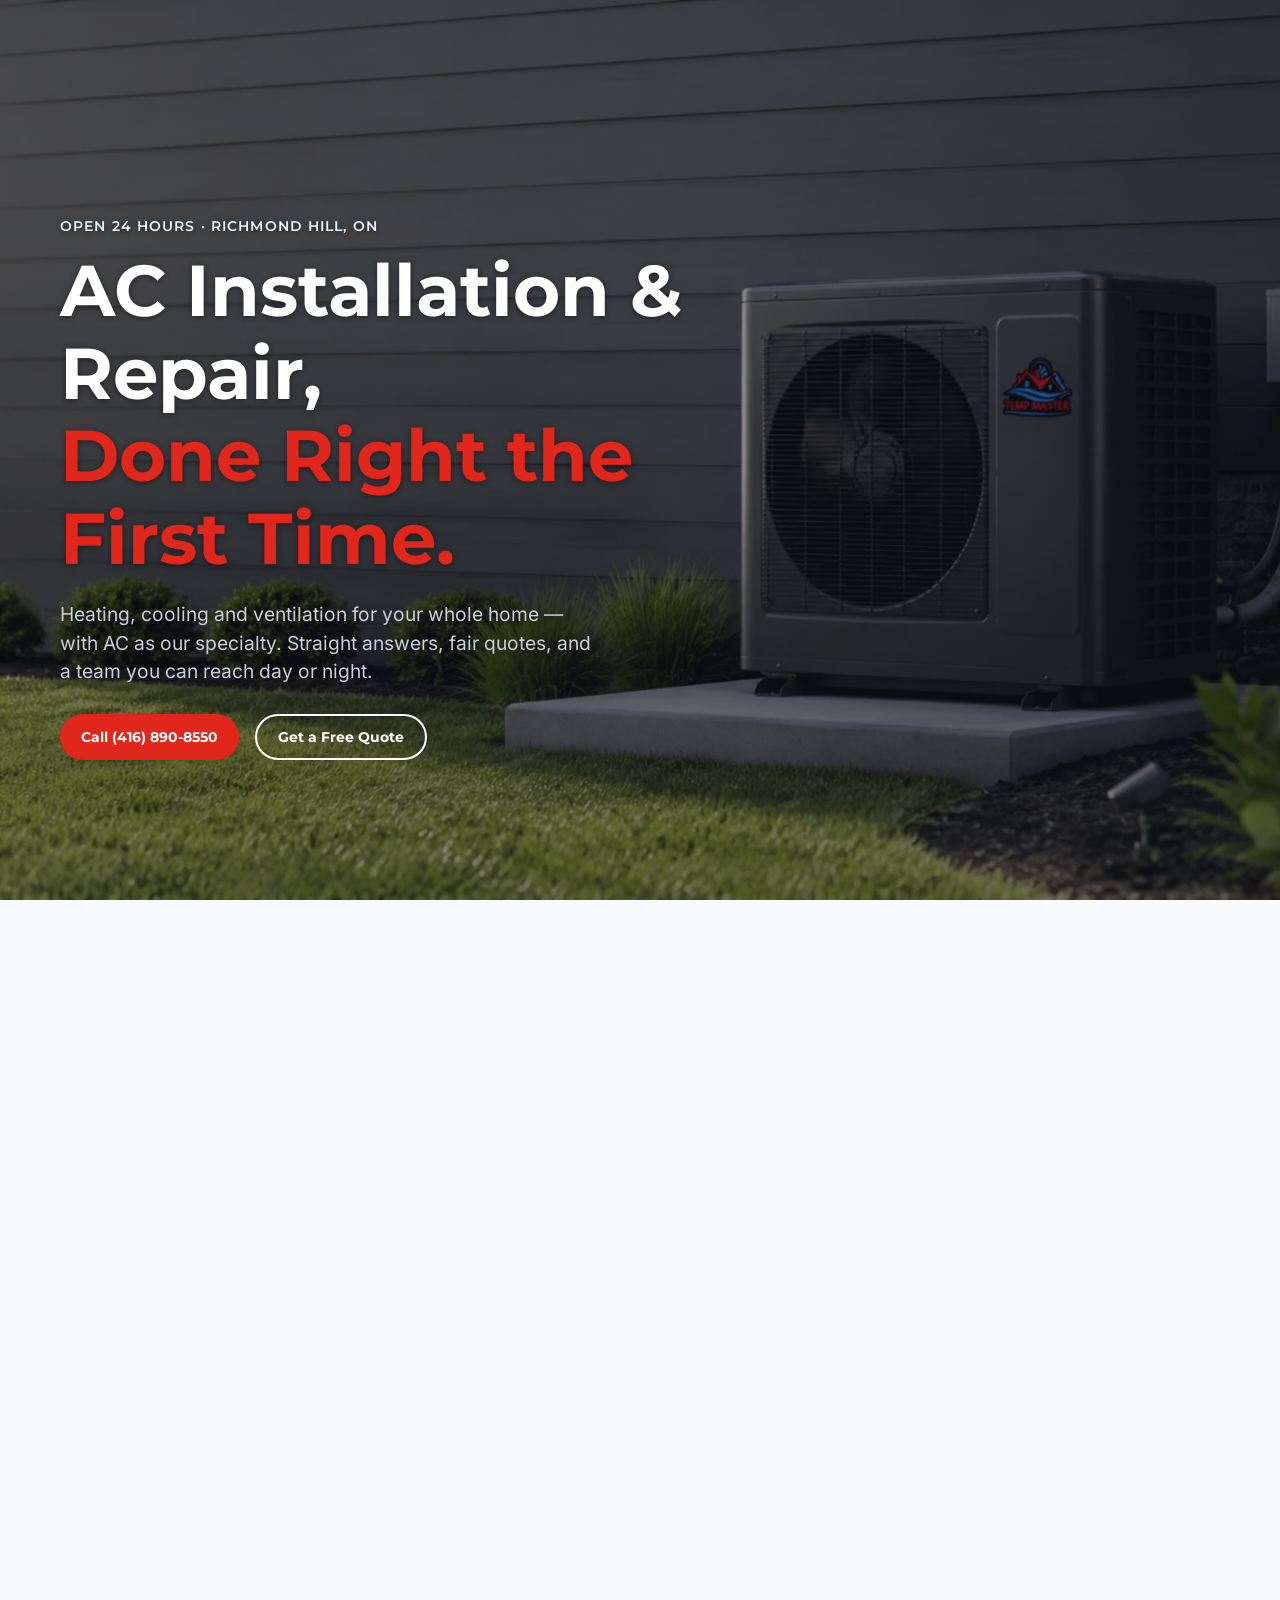
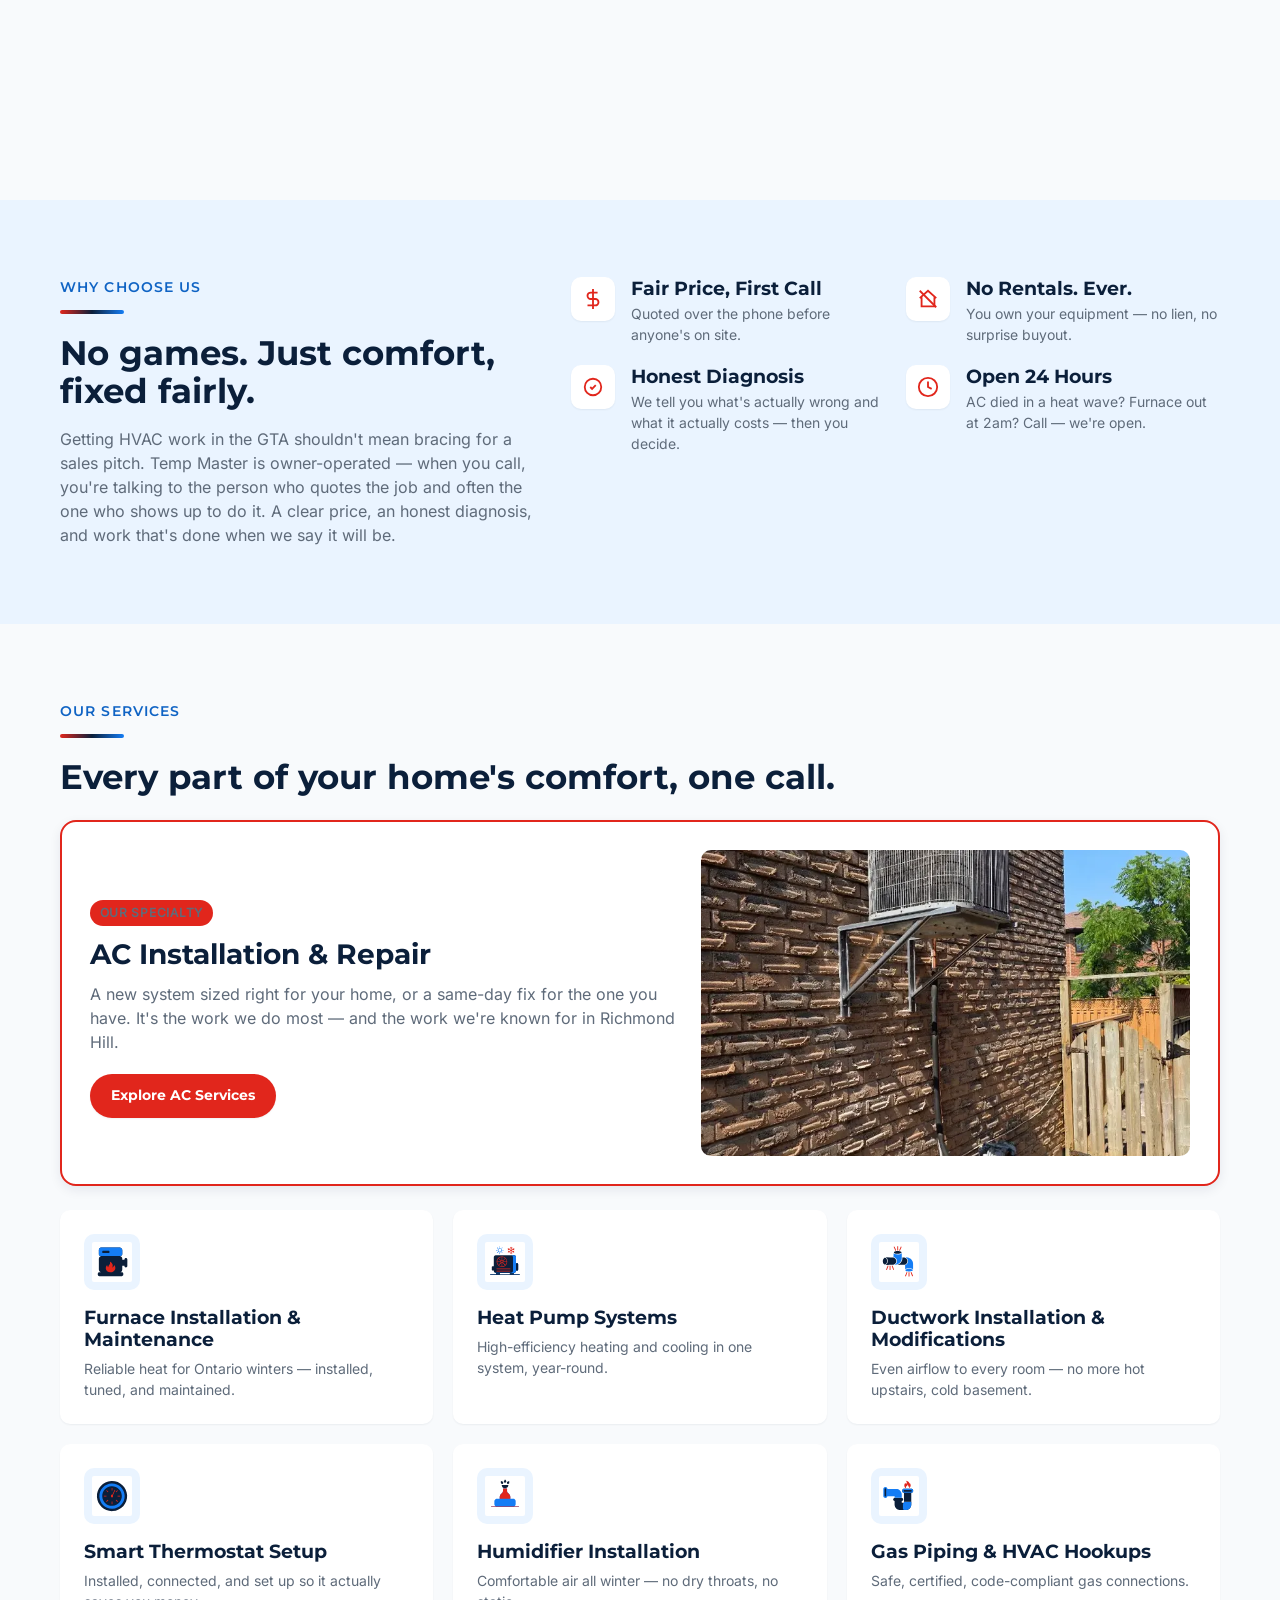
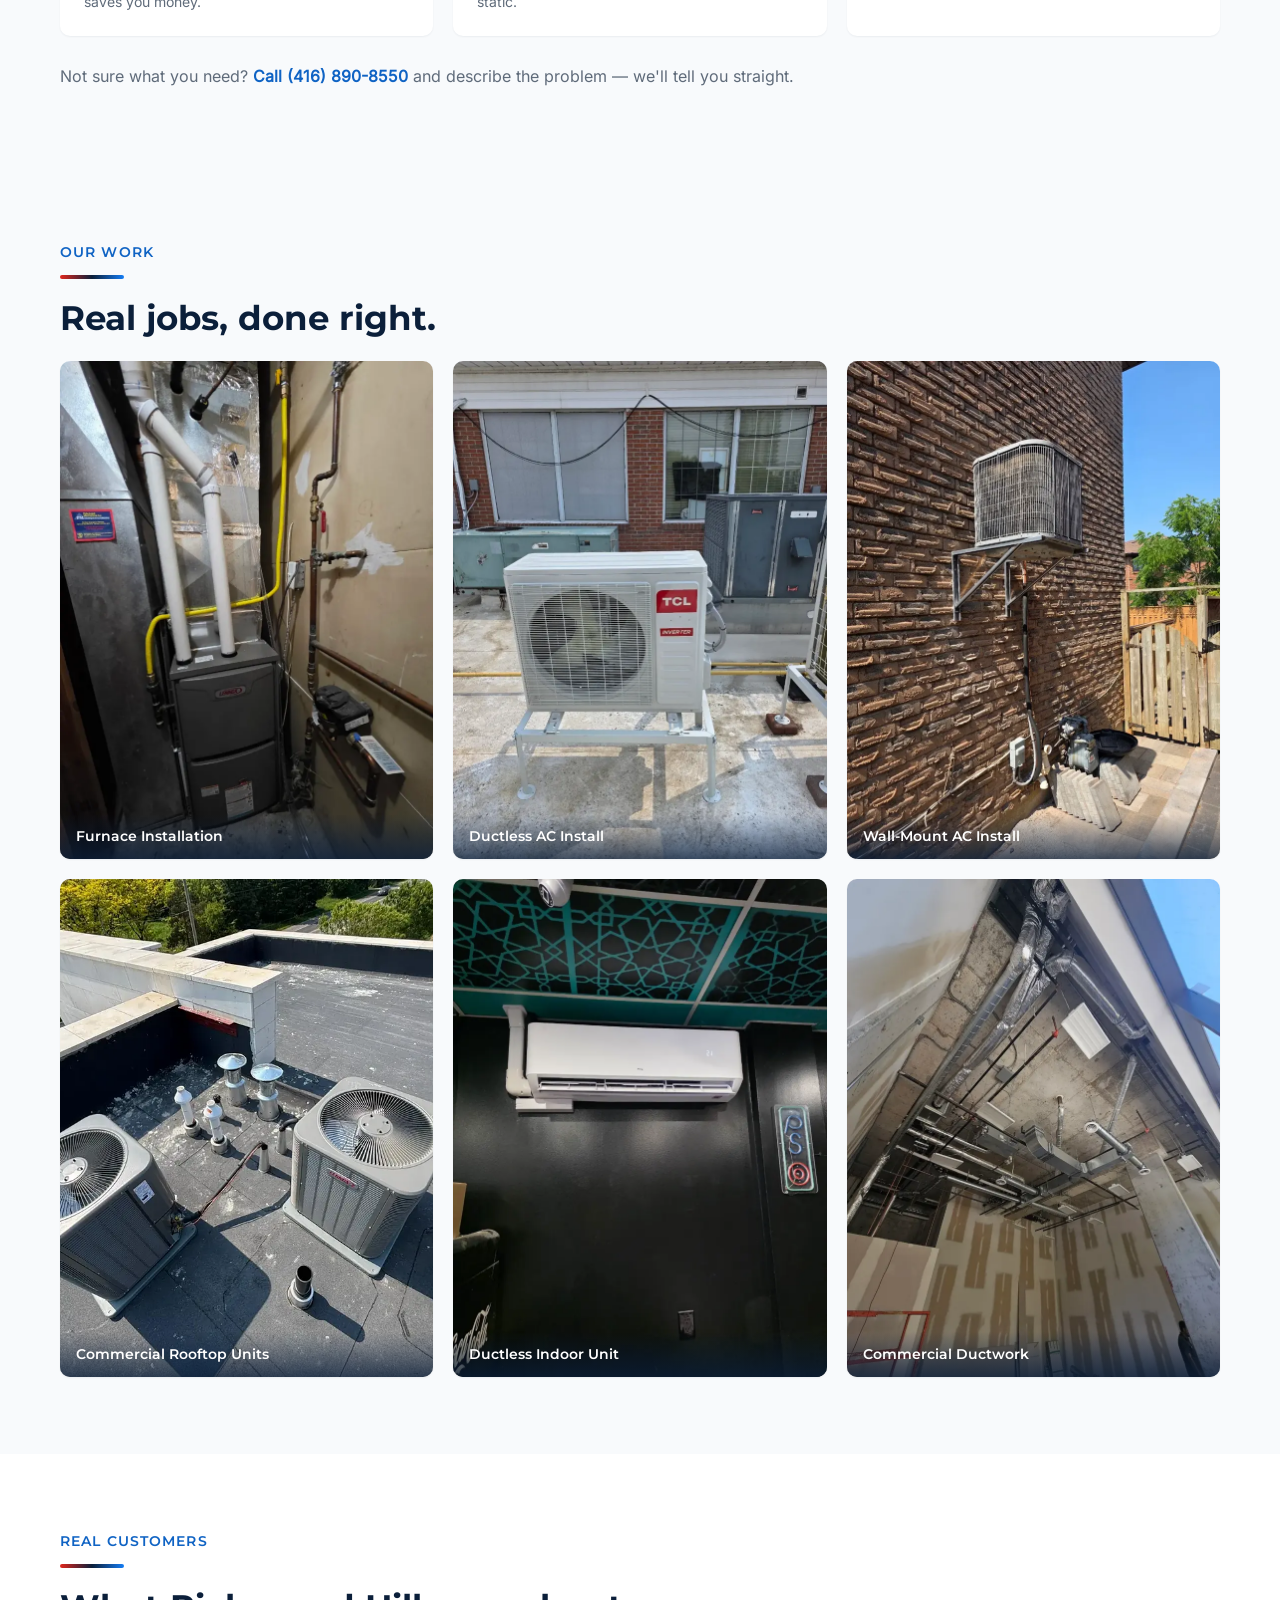
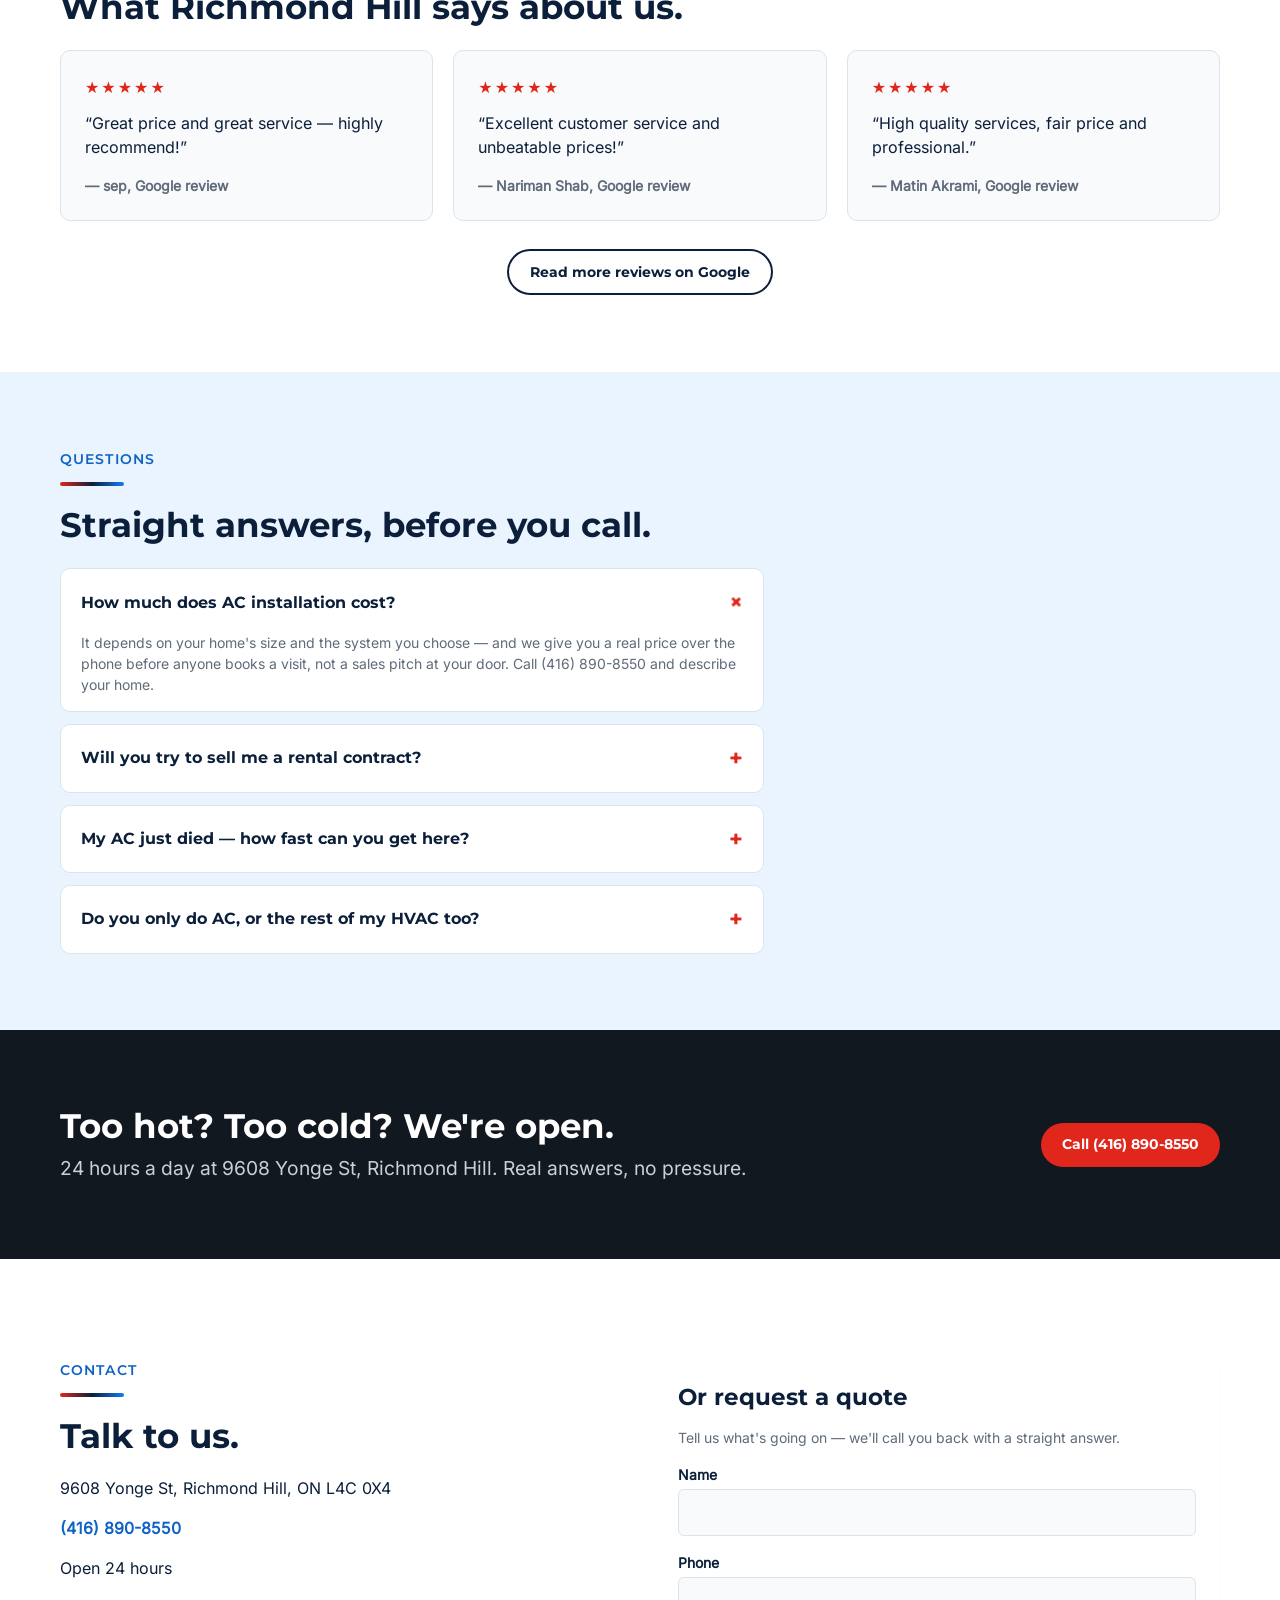
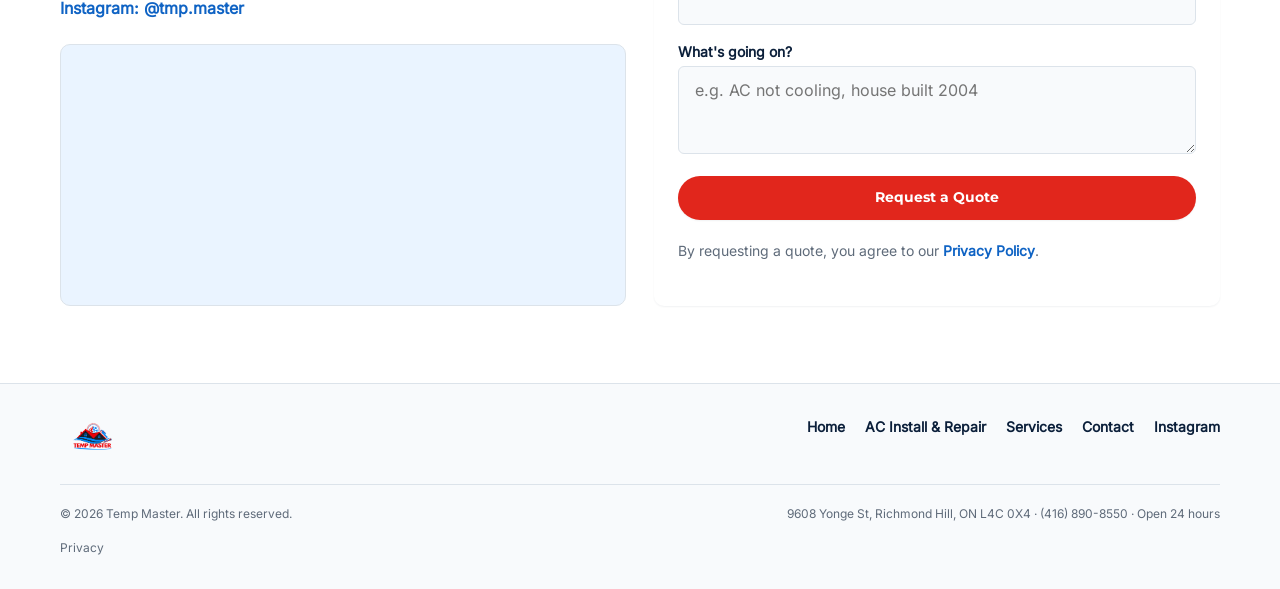
<file: index.html>
<!doctype html>
<html lang="en">
<head>
<meta charset="utf-8">
<meta name="viewport" content="width=device-width, initial-scale=1">
<title>AC Installation &amp; Repair in Richmond Hill | Temp Master HVAC</title>
<meta name="description" content="Temp Master is a Richmond Hill HVAC contractor open 24 hours, specializing in AC installation and repair. Fair quotes, honest diagnosis. Call (416) 890-8550.">
<link rel="stylesheet" href="shared/tokens.css?v=2">
<link rel="stylesheet" href="shared/base.css?v=2">
<link rel="stylesheet" href="style.css?v=2">
<link rel="preload" href="assets/images/hero-loop-poster.webp" as="image">
<script type="application/ld+json">
{
  "@context": "https://schema.org",
  "@type": "HVACBusiness",
  "name": "Temp Master",
  "telephone": "+1-416-890-8550",
  "address": {
    "@type": "PostalAddress",
    "streetAddress": "9608 Yonge St",
    "addressLocality": "Richmond Hill",
    "addressRegion": "ON",
    "postalCode": "L4C 0X4",
    "addressCountry": "CA"
  },
  "areaServed": "Richmond Hill, Ontario",
  "openingHoursSpecification": {
    "@type": "OpeningHoursSpecification",
    "dayOfWeek": ["Monday","Tuesday","Wednesday","Thursday","Friday","Saturday","Sunday"],
    "opens": "00:00",
    "closes": "23:59"
  },
  "aggregateRating": {
    "@type": "AggregateRating",
    "ratingValue": "5.0",
    "reviewCount": "34"
  },
  "sameAs": ["https://www.instagram.com/tmp.master"]
}
</script>
</head>
<body class="page-home">

<div class="loader" id="loader" aria-hidden="true">
  <img src="assets/images/logo.png" alt="" width="108" height="72">
  <div class="loader__line"></div>
</div>

<header class="site-header" id="site-header">
  <div class="container site-header__row">
    <a class="brand" href="#hero" aria-label="Temp Master — home">
      <img src="assets/images/logo.png" alt="Temp Master logo" width="66" height="44">
    </a>
    <nav class="primary-nav" aria-label="Primary">
      <ul>
        <li><a href="./" aria-current="page">Home</a></li>
        <li><a href="ac-installation-repair/">AC Install &amp; Repair</a></li>
        <li><a href="services/">Services</a></li>
        <li><a href="contact/">Contact</a></li>
      </ul>
    </nav>
    <div class="site-header__actions">
      <a class="phone-link" href="tel:+14168908550" aria-label="Call (416) 890-8550">
        <svg width="18" height="18" viewBox="0 0 24 24" fill="none" stroke="currentColor" stroke-width="2" aria-hidden="true"><path d="M22 16.92v3a2 2 0 0 1-2.18 2 19.79 19.79 0 0 1-8.63-3.07 19.5 19.5 0 0 1-6-6 19.79 19.79 0 0 1-3.07-8.67A2 2 0 0 1 4.11 2h3a2 2 0 0 1 2 1.72c.127.96.361 1.903.7 2.81a2 2 0 0 1-.45 2.11L8.09 9.91a16 16 0 0 0 6 6l1.27-1.27a2 2 0 0 1 2.11-.45c.907.339 1.85.573 2.81.7A2 2 0 0 1 22 16.92z"/></svg>
        <span class="phone-link__text">(416) 890-8550</span>
      </a>
      <a class="btn btn--primary site-header__cta" href="contact/">Get a Free Quote</a>
      <button class="hamburger" aria-expanded="false" aria-controls="mobile-nav" aria-label="Open menu">
        <span></span><span></span><span></span>
      </button>
    </div>
  </div>
</header>

<div class="mobile-nav" id="mobile-nav">
  <div class="mobile-nav__backdrop" data-nav-close></div>
  <nav class="mobile-nav__panel" aria-label="Mobile">
    <ul>
      <li><a href="./" data-nav-close>Home</a></li>
      <li><a href="ac-installation-repair/" data-nav-close>AC Install &amp; Repair</a></li>
      <li><a href="services/" data-nav-close>Services</a></li>
      <li><a href="contact/" data-nav-close>Contact</a></li>
    </ul>
    <a class="btn btn--primary" href="tel:+14168908550">Call (416) 890-8550</a>
  </nav>
</div>

<main>

  <!-- Pinned hero stage: video is locked in place; hero scrolls up and out,
       plays the transition, then trust stats scroll up from below. -->
  <div class="hero-stage-wrapper" id="hero-stage-wrapper">
    <div class="hero-stage" id="hero-stage">
      <div class="hero-stage__media" aria-hidden="true">
        <video data-hero-loop autoplay muted playsinline preload="auto"
               poster="assets/images/hero-loop-poster.webp">
          <source src="assets/video/hero-loop.mp4" type="video/mp4">
        </video>
        <canvas data-hero-scrub
                data-frame-base="assets/images/scrub/hero-transition/"
                data-frames="61" data-fps="12" data-width="1440" data-height="812"
                data-pattern="frame-%04d.webp"
                aria-hidden="true"></canvas>
        <div class="hero-stage__overlay"></div>
      </div>

      <div class="hero-stage__layer hero-stage__layer--hero" id="hero-layer">
        <section class="section section--hero" id="hero">
          <div class="container">
            <div class="hero__copy float-seq">
              <p class="eyebrow" style="--seq:0">Open 24 Hours &middot; Richmond Hill, ON</p>
              <h1 style="--seq:1">AC Installation &amp; Repair,<br><span class="hero__accent">Done Right the First Time.</span></h1>
              <p class="hero__lede" style="--seq:2">Heating, cooling and ventilation for your whole home — with AC as our specialty. Straight answers, fair quotes, and a team you can reach day or night.</p>
              <div class="hero__actions" style="--seq:3">
                <a class="btn btn--primary" href="tel:+14168908550">Call (416) 890-8550</a>
                <a class="btn btn--outline" href="contact/">Get a Free Quote</a>
              </div>
            </div>
          </div>
        </section>
      </div>

      <div class="hero-stage__layer hero-stage__layer--trust" id="trust-layer">
        <section class="section--trust" id="trust" aria-labelledby="trust-heading">
      <div class="container">
        <div class="trust-heading">
          <p class="eyebrow">Trusted in Richmond Hill</p>
          <h2 id="trust-heading">Proof, not promises.</h2>
        </div>
        <div class="trust-card">
          <div class="trust-card__stat">
            <svg width="28" height="28" viewBox="0 0 24 24" fill="currentColor" aria-hidden="true"><path d="M12 2l2.9 6.26L22 9.27l-5 4.87 1.18 6.86L12 17.77l-6.18 3.23L7 14.14 2 9.27l7.1-1.01z"/></svg>
            <div><strong>5.0 Google Rating</strong><span>34 reviews from Richmond Hill homeowners</span></div>
          </div>
          <div class="trust-card__stat">
            <svg width="28" height="28" viewBox="0 0 24 24" fill="none" stroke="currentColor" stroke-width="2" aria-hidden="true"><circle cx="12" cy="12" r="10"/><path d="M12 6v6l4 2"/></svg>
            <div><strong>Open 24 Hours</strong><span>Call any time — day or night</span></div>
          </div>
          <div class="trust-card__stat">
            <svg width="28" height="28" viewBox="0 0 24 24" fill="none" stroke="currentColor" stroke-width="2" aria-hidden="true"><path d="M3 12l2-2 4 4 8-8 2 2-10 10z"/></svg>
            <div><strong>AC Specialists</strong><span>Install &amp; repair, every day</span></div>
          </div>
        </div>

        <div class="review-marquee" aria-label="Customer reviews">
          <div class="review-marquee__track">
            <div class="review-chip">
              <div class="review-chip__stars">★★★★★</div>
              <p>&ldquo;Great price and great service — highly recommend!&rdquo;</p>
              <span>— sep</span>
            </div>
            <div class="review-chip">
              <div class="review-chip__stars">★★★★★</div>
              <p>&ldquo;Excellent customer service and unbeatable prices!&rdquo;</p>
              <span>— Nariman Shab</span>
            </div>
            <div class="review-chip">
              <div class="review-chip__stars">★★★★★</div>
              <p>&ldquo;High quality services, fair price and professional.&rdquo;</p>
              <span>— Matin Akrami</span>
            </div>
            <!-- duplicated set so the marquee loops seamlessly at -50% -->
            <div class="review-chip" aria-hidden="true">
              <div class="review-chip__stars">★★★★★</div>
              <p>&ldquo;Great price and great service — highly recommend!&rdquo;</p>
              <span>— sep</span>
            </div>
            <div class="review-chip" aria-hidden="true">
              <div class="review-chip__stars">★★★★★</div>
              <p>&ldquo;Excellent customer service and unbeatable prices!&rdquo;</p>
              <span>— Nariman Shab</span>
            </div>
            <div class="review-chip" aria-hidden="true">
              <div class="review-chip__stars">★★★★★</div>
              <p>&ldquo;High quality services, fair price and professional.&rdquo;</p>
              <span>— Matin Akrami</span>
            </div>
          </div>
        </div>
      </div>
        </section>
      </div><!-- /hero-stage__layer--trust -->
    </div><!-- /hero-stage -->
  </div><!-- /hero-stage-wrapper -->

  <section class="section section--about" id="about">
    <div class="container about-grid">
      <div>
        <p class="eyebrow">Why Choose Us</p>
        <div class="rule" aria-hidden="true"></div>
        <h2>No games. Just comfort, fixed fairly.</h2>
        <p class="section-lede">Getting HVAC work in the GTA shouldn't mean bracing for a sales pitch. Temp Master is owner-operated — when you call, you're talking to the person who quotes the job and often the one who shows up to do it. A clear price, an honest diagnosis, and work that's done when we say it will be.</p>
      </div>
      <ul class="about-list">
        <li class="about-list__item">
          <span class="about-list__icon" aria-hidden="true"><svg width="22" height="22" viewBox="0 0 24 24" fill="none" stroke="currentColor" stroke-width="2"><path d="M12 1v22M17 5H9.5a3.5 3.5 0 0 0 0 7h5a3.5 3.5 0 0 1 0 7H6"/></svg></span>
          <div><h3>Fair Price, First Call</h3><p>Quoted over the phone before anyone's on site.</p></div>
        </li>
        <li class="about-list__item">
          <span class="about-list__icon" aria-hidden="true"><svg width="22" height="22" viewBox="0 0 24 24" fill="none" stroke="currentColor" stroke-width="2"><path d="M3 11l9-8 9 8M5 10v10h14V10"/><line x1="3" y1="3" x2="21" y2="21"/></svg></span>
          <div><h3>No Rentals. Ever.</h3><p>You own your equipment — no lien, no surprise buyout.</p></div>
        </li>
        <li class="about-list__item">
          <span class="about-list__icon" aria-hidden="true"><svg width="22" height="22" viewBox="0 0 24 24" fill="none" stroke="currentColor" stroke-width="2"><path d="M9 12l2 2 4-4M12 3a9 9 0 100 18 9 9 0 000-18z"/></svg></span>
          <div><h3>Honest Diagnosis</h3><p>We tell you what's actually wrong and what it actually costs — then you decide.</p></div>
        </li>
        <li class="about-list__item">
          <span class="about-list__icon" aria-hidden="true"><svg width="22" height="22" viewBox="0 0 24 24" fill="none" stroke="currentColor" stroke-width="2"><circle cx="12" cy="12" r="10"/><path d="M12 6v6l4 2"/></svg></span>
          <div><h3>Open 24 Hours</h3><p>AC died in a heat wave? Furnace out at 2am? Call — we're open.</p></div>
        </li>
      </ul>
    </div>
  </section>

  <section class="section section--services" id="services">
    <div class="container">
      <p class="eyebrow">Our Services</p>
      <div class="rule" aria-hidden="true"></div>
      <h2>Every part of your home's comfort, one call.</h2>

      <div class="service-featured">
        <div>
          <p class="service-featured__tag">Our Specialty</p>
          <h3>AC Installation &amp; Repair</h3>
          <p>A new system sized right for your home, or a same-day fix for the one you have. It's the work we do most — and the work we're known for in Richmond Hill.</p>
          <a class="btn btn--primary" href="ac-installation-repair/">Explore AC Services</a>
        </div>
        <img src="assets/images/gallery-wall-mount-ac.webp" alt="Wall-mounted outdoor AC unit installed by Temp Master" width="750" height="1000" loading="lazy">
      </div>

      <ul class="service-grid">
        <li class="card">
          <img class="svc-icon" src="assets/images/icons/svc-furnace.svg" alt="" width="56" height="56" loading="lazy">
          <h3>Furnace Installation &amp; Maintenance</h3>
          <p>Reliable heat for Ontario winters — installed, tuned, and maintained.</p>
        </li>
        <li class="card">
          <img class="svc-icon" src="assets/images/icons/svc-heat-pump.svg" alt="" width="56" height="56" loading="lazy">
          <h3>Heat Pump Systems</h3>
          <p>High-efficiency heating and cooling in one system, year-round.</p>
        </li>
        <li class="card">
          <img class="svc-icon" src="assets/images/icons/svc-ductwork.svg" alt="" width="56" height="56" loading="lazy">
          <h3>Ductwork Installation &amp; Modifications</h3>
          <p>Even airflow to every room — no more hot upstairs, cold basement.</p>
        </li>
        <li class="card">
          <img class="svc-icon" src="assets/images/icons/svc-thermostat.svg" alt="" width="56" height="56" loading="lazy">
          <h3>Smart Thermostat Setup</h3>
          <p>Installed, connected, and set up so it actually saves you money.</p>
        </li>
        <li class="card">
          <img class="svc-icon" src="assets/images/icons/svc-humidifier.svg" alt="" width="56" height="56" loading="lazy">
          <h3>Humidifier Installation</h3>
          <p>Comfortable air all winter — no dry throats, no static.</p>
        </li>
        <li class="card">
          <img class="svc-icon" src="assets/images/icons/svc-gas-piping.svg" alt="" width="56" height="56" loading="lazy">
          <h3>Gas Piping &amp; HVAC Hookups</h3>
          <p>Safe, certified, code-compliant gas connections.</p>
        </li>
      </ul>
      <p class="services-cta-line">Not sure what you need? <a href="tel:+14168908550">Call (416) 890-8550</a> and describe the problem — we'll tell you straight.</p>
    </div>
  </section>

  <section class="section section--gallery" id="gallery">
    <div class="container">
      <p class="eyebrow">Our Work</p>
      <div class="rule" aria-hidden="true"></div>
      <h2>Real jobs, done right.</h2>
      <ul class="gallery-grid">
        <li class="gallery-item">
          <img src="assets/images/gallery-furnace-install.webp" alt="New Lennox furnace installation" width="750" height="1000" loading="lazy">
          <span>Furnace Installation</span>
        </li>
        <li class="gallery-item">
          <img src="assets/images/gallery-ductless-condenser.webp" alt="Ductless mini-split outdoor condenser installation" width="750" height="1000" loading="lazy">
          <span>Ductless AC Install</span>
        </li>
        <li class="gallery-item">
          <img src="assets/images/gallery-wall-mount-ac.webp" alt="Wall-mounted outdoor AC unit installation on a home exterior" width="750" height="1000" loading="lazy">
          <span>Wall-Mount AC Install</span>
        </li>
        <li class="gallery-item">
          <img src="assets/images/gallery-commercial-rooftop.webp" alt="Commercial rooftop AC units installation" width="1000" height="750" loading="lazy">
          <span>Commercial Rooftop Units</span>
        </li>
        <li class="gallery-item">
          <img src="assets/images/gallery-ductless-indoor-unit.webp" alt="Ductless mini-split indoor unit installation" width="750" height="1000" loading="lazy">
          <span>Ductless Indoor Unit</span>
        </li>
        <li class="gallery-item">
          <img src="assets/images/gallery-commercial-ductwork.webp" alt="Commercial ductwork installation" width="750" height="1000" loading="lazy">
          <span>Commercial Ductwork</span>
        </li>
      </ul>
    </div>
  </section>

  <section class="section section--testimonials" id="testimonials">
    <div class="container">
      <p class="eyebrow">Real Customers</p>
      <div class="rule" aria-hidden="true"></div>
      <h2>What Richmond Hill says about us.</h2>
      <div class="testimonial-grid">
        <div class="testimonial-card">
          <div class="stars">★★★★★</div>
          <p>&ldquo;Great price and great service — highly recommend!&rdquo;</p>
          <footer>— sep, Google review</footer>
        </div>
        <div class="testimonial-card">
          <div class="stars">★★★★★</div>
          <p>&ldquo;Excellent customer service and unbeatable prices!&rdquo;</p>
          <footer>— Nariman Shab, Google review</footer>
        </div>
        <div class="testimonial-card">
          <div class="stars">★★★★★</div>
          <p>&ldquo;High quality services, fair price and professional.&rdquo;</p>
          <footer>— Matin Akrami, Google review</footer>
        </div>
      </div>
      <p class="testimonials-cta">
        <a class="btn btn--outline" href="https://share.google/Dx2knHY2Nd0HdVbrN" rel="noopener" target="_blank">
          Read more reviews on Google
        </a>
      </p>
    </div>
  </section>

  <section class="section section--faq" id="faq">
    <div class="container">
      <p class="eyebrow">Questions</p>
      <div class="rule" aria-hidden="true"></div>
      <h2>Straight answers, before you call.</h2>
      <div class="faq-list">
        <details data-accordion open>
          <summary>How much does AC installation cost?</summary>
          <p>It depends on your home's size and the system you choose — and we give you a real price over the phone before anyone books a visit, not a sales pitch at your door. Call (416) 890-8550 and describe your home.</p>
        </details>
        <details data-accordion>
          <summary>Will you try to sell me a rental contract?</summary>
          <p>No. Temp Master doesn't do equipment rentals — ever. What you buy, you own, with no lien and no surprise buyout down the road.</p>
        </details>
        <details data-accordion>
          <summary>My AC just died — how fast can you get here?</summary>
          <p>We're open 24 hours, so call the moment it happens: (416) 890-8550. As an owner-operated company, you're talking directly to the person handling your job, not a call centre — we answer and get moving right away.</p>
        </details>
        <details data-accordion>
          <summary>Do you only do AC, or the rest of my HVAC too?</summary>
          <p>All of it. AC installation and repair is our specialty, and we also handle furnaces, heat pumps, ductwork, smart thermostats, humidifiers, and gas piping — one company for the whole system.</p>
        </details>
      </div>
    </div>
  </section>

  <section class="section section--cta" id="cta">
    <div class="container cta__inner">
      <div>
        <h2>Too hot? Too cold? We're open.</h2>
        <p>24 hours a day at 9608 Yonge St, Richmond Hill. Real answers, no pressure.</p>
      </div>
      <a class="btn btn--primary" href="tel:+14168908550">Call (416) 890-8550</a>
    </div>
  </section>

  <section class="section section--contact" id="contact">
    <div class="container contact-grid">
      <div>
        <p class="eyebrow">Contact</p>
        <div class="rule" aria-hidden="true"></div>
        <h2>Talk to us.</h2>
        <ul class="contact-facts">
          <li>9608 Yonge St, Richmond Hill, ON L4C 0X4</li>
          <li><a href="tel:+14168908550">(416) 890-8550</a></li>
          <li>Open 24 hours</li>
          <li><a href="https://www.instagram.com/tmp.master" rel="noopener">Instagram: @tmp.master</a></li>
        </ul>
        <div class="map-embed" data-map-slot>
          <iframe src="https://maps.google.com/maps?q=Temp%20Master%2C%209608%20Yonge%20St%2C%20Richmond%20Hill%2C%20ON%20L4C%200X4&output=embed"
                  title="Map to Temp Master, 9608 Yonge St, Richmond Hill" loading="lazy"
                  referrerpolicy="no-referrer-when-downgrade" allowfullscreen></iframe>
        </div>
      </div>
      <form class="contact-form" data-quote-form>
        <h3>Or request a quote</h3>
        <p>Tell us what's going on — we'll call you back with a straight answer.</p>
        <div><label for="q-name">Name</label><input id="q-name" name="name" type="text" autocomplete="name" required></div>
        <div><label for="q-phone">Phone</label><input id="q-phone" name="phone" type="tel" autocomplete="tel" required></div>
        <div><label for="q-issue">What's going on?</label><textarea id="q-issue" name="message" rows="3" placeholder="e.g. AC not cooling, house built 2004"></textarea></div>
        <button class="btn btn--primary" type="submit">Request a Quote</button>
        <p class="form-consent">By requesting a quote, you agree to our <a href="privacy/">Privacy Policy</a>.</p>
      </form>
    </div>
  </section>

</main>

<footer class="section--footer site-footer">
  <div class="container">
    <div class="site-footer__grid">
      <a class="brand" href="./" aria-label="Temp Master — home">
        <img src="assets/images/logo.png" alt="Temp Master logo" width="54" height="36">
      </a>
      <nav aria-label="Footer">
        <ul>
          <li><a href="./">Home</a></li>
          <li><a href="ac-installation-repair/">AC Install &amp; Repair</a></li>
          <li><a href="services/">Services</a></li>
          <li><a href="contact/">Contact</a></li>
          <li><a href="https://www.instagram.com/tmp.master" rel="noopener">Instagram</a></li>
        </ul>
      </nav>
    </div>
    <div class="site-footer__bottom">
      <span>&copy; 2026 Temp Master. All rights reserved.</span>
      <span>9608 Yonge St, Richmond Hill, ON L4C 0X4 &middot; <a href="tel:+14168908550">(416) 890-8550</a> &middot; Open 24 hours</span>
    </div>
    <p class="footer-privacy-link"><a href="privacy/">Privacy</a></p>
  </div>
</footer>

<div class="call-bar" aria-label="Quick actions">
  <a class="call-bar__call" href="tel:+14168908550">Fix It Today</a>
  <a class="call-bar__ask" href="#contact">Ask an Expert</a>
</div>

<script src="shared/main.js?v=2" defer></script>
<script src="script.js?v=2" defer></script>
</body>
</html>
</file>
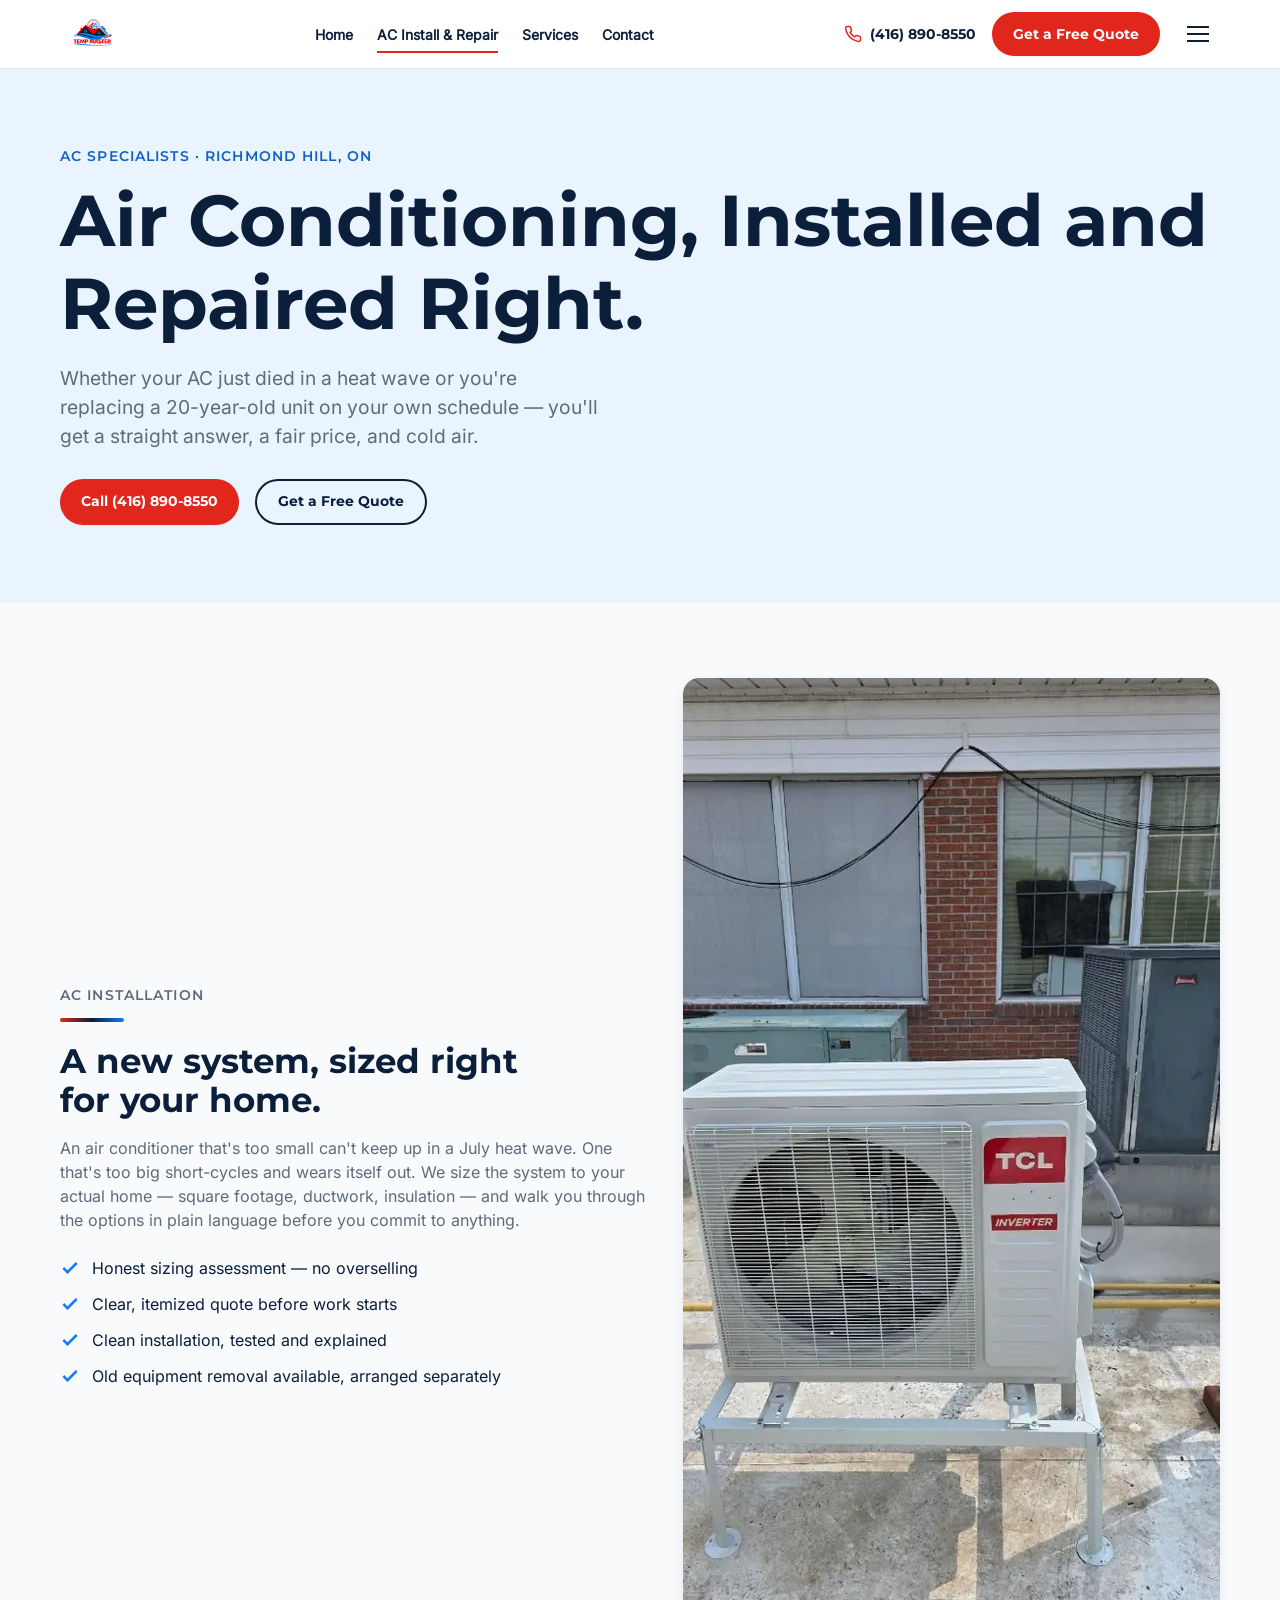
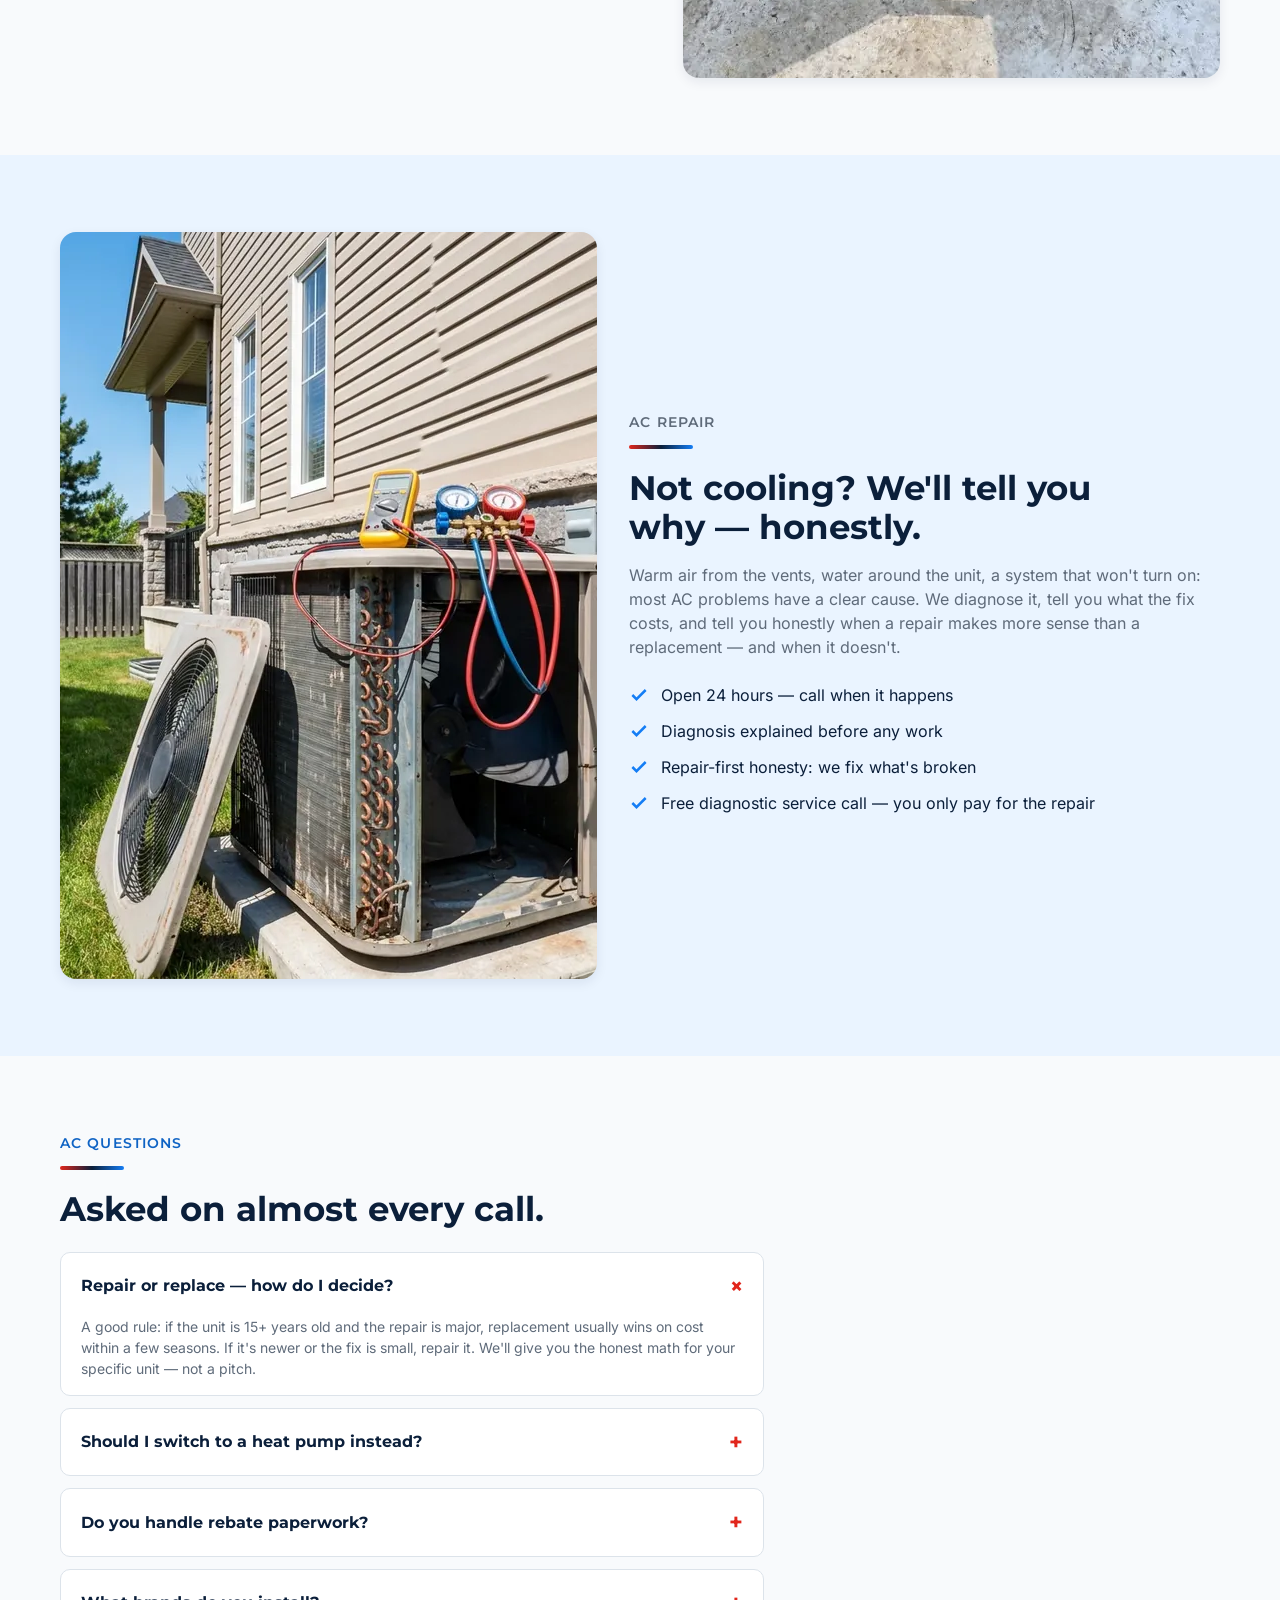
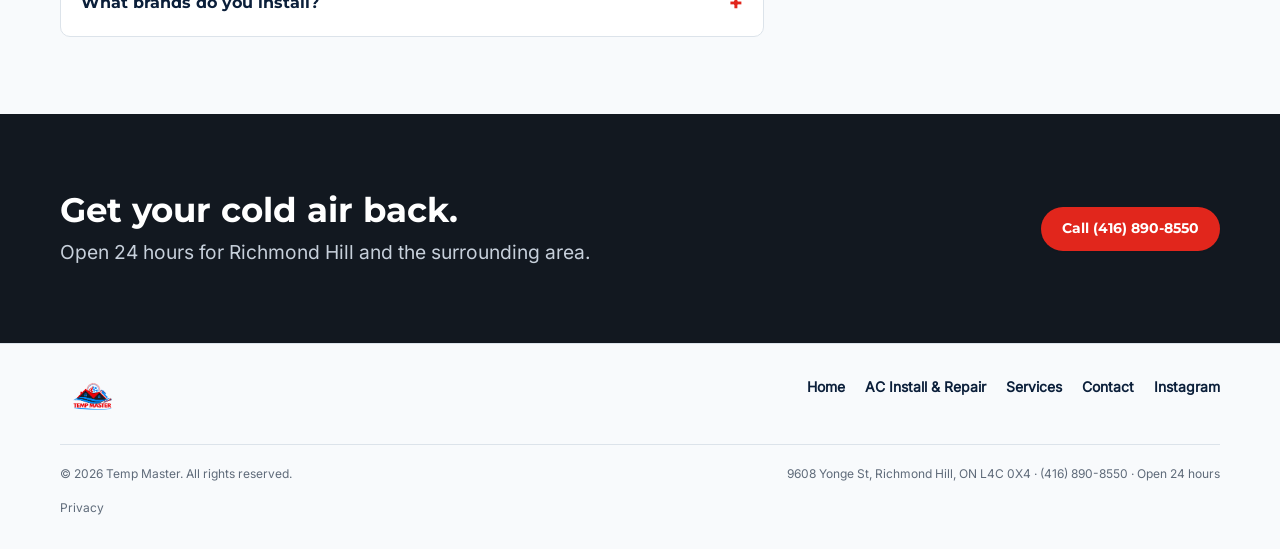
<file: ac-installation-repair/index.html>
<!doctype html>
<html lang="en">
<head>
<meta charset="utf-8">
<meta name="viewport" content="width=device-width, initial-scale=1">
<title>AC Installation &amp; Repair Richmond Hill | Temp Master</title>
<meta name="description" content="Central AC installation and repair in Richmond Hill, ON. Open 24 hours, honest diagnosis, fair quotes. Call Temp Master at (416) 890-8550.">
<link rel="stylesheet" href="../shared/tokens.css?v=2">
<link rel="stylesheet" href="../shared/base.css?v=2">
<link rel="stylesheet" href="style.css?v=2">
</head>
<body>

<header class="site-header" id="site-header">
  <div class="container site-header__row">
    <a class="brand" href="../" aria-label="Temp Master — home">
      <img src="../assets/images/logo.png" alt="Temp Master logo" width="66" height="44">
    </a>
    <nav class="primary-nav" aria-label="Primary">
      <ul>
        <li><a href="../">Home</a></li>
        <li><a href="./" aria-current="page">AC Install &amp; Repair</a></li>
        <li><a href="../services/">Services</a></li>
        <li><a href="../contact/">Contact</a></li>
      </ul>
    </nav>
    <div class="site-header__actions">
      <a class="phone-link" href="tel:+14168908550" aria-label="Call (416) 890-8550">
        <svg width="18" height="18" viewBox="0 0 24 24" fill="none" stroke="currentColor" stroke-width="2" aria-hidden="true"><path d="M22 16.92v3a2 2 0 0 1-2.18 2 19.79 19.79 0 0 1-8.63-3.07 19.5 19.5 0 0 1-6-6 19.79 19.79 0 0 1-3.07-8.67A2 2 0 0 1 4.11 2h3a2 2 0 0 1 2 1.72c.127.96.361 1.903.7 2.81a2 2 0 0 1-.45 2.11L8.09 9.91a16 16 0 0 0 6 6l1.27-1.27a2 2 0 0 1 2.11-.45c.907.339 1.85.573 2.81.7A2 2 0 0 1 22 16.92z"/></svg>
        <span class="phone-link__text">(416) 890-8550</span>
      </a>
      <a class="btn btn--primary site-header__cta" href="../contact/">Get a Free Quote</a>
      <button class="hamburger" aria-expanded="false" aria-controls="mobile-nav" aria-label="Open menu">
        <span></span><span></span><span></span>
      </button>
    </div>
  </div>
</header>

<div class="mobile-nav" id="mobile-nav">
  <div class="mobile-nav__backdrop" data-nav-close></div>
  <nav class="mobile-nav__panel" aria-label="Mobile">
    <ul>
      <li><a href="../" data-nav-close>Home</a></li>
      <li><a href="./" data-nav-close>AC Install &amp; Repair</a></li>
      <li><a href="../services/" data-nav-close>Services</a></li>
      <li><a href="../contact/" data-nav-close>Contact</a></li>
    </ul>
    <a class="btn btn--primary" href="tel:+14168908550">Call (416) 890-8550</a>
  </nav>
</div>

<main>

  <section class="section section--hero section--hero-sub" id="hero">
    <div class="container">
      <p class="eyebrow">AC Specialists &middot; Richmond Hill, ON</p>
      <h1>Air Conditioning, Installed and Repaired Right.</h1>
      <p class="hero__lede">Whether your AC just died in a heat wave or you're replacing a 20-year-old unit on your own schedule — you'll get a straight answer, a fair price, and cold air.</p>
      <div class="hero__actions">
        <a class="btn btn--primary" href="tel:+14168908550">Call (416) 890-8550</a>
        <a class="btn btn--outline" href="../contact/">Get a Free Quote</a>
      </div>
    </div>
  </section>

  <section class="section section--services" id="install">
    <div class="container split-grid">
      <div>
        <p class="eyebrow">AC Installation</p>
        <div class="rule" aria-hidden="true"></div>
        <h2>A new system, sized right for your home.</h2>
        <p>An air conditioner that's too small can't keep up in a July heat wave. One that's too big short-cycles and wears itself out. We size the system to your actual home — square footage, ductwork, insulation — and walk you through the options in plain language before you commit to anything.</p>
        <ul class="check-list">
          <li>Honest sizing assessment — no overselling</li>
          <li>Clear, itemized quote before work starts</li>
          <li>Clean installation, tested and explained</li>
          <li>Old equipment removal available, arranged separately</li>
        </ul>
      </div>
      <img src="../assets/images/gallery-ductless-condenser.webp" alt="Newly installed ductless mini-split outdoor condenser" width="750" height="1000" loading="lazy">
    </div>
  </section>

  <section class="section section--services section--alt" id="repair">
    <div class="container split-grid split-grid--flip">
      <div>
        <p class="eyebrow">AC Repair</p>
        <div class="rule" aria-hidden="true"></div>
        <h2>Not cooling? We'll tell you why — honestly.</h2>
        <p>Warm air from the vents, water around the unit, a system that won't turn on: most AC problems have a clear cause. We diagnose it, tell you what the fix costs, and tell you honestly when a repair makes more sense than a replacement — and when it doesn't.</p>
        <ul class="check-list">
          <li>Open 24 hours — call when it happens</li>
          <li>Diagnosis explained before any work</li>
          <li>Repair-first honesty: we fix what's broken</li>
          <li>Free diagnostic service call — you only pay for the repair</li>
        </ul>
      </div>
      <img src="../assets/images/ac-repair.webp" alt="Central air conditioner condenser with service panel open, gauges attached for diagnosis" width="1000" height="747" loading="lazy">
    </div>
  </section>

  <section class="section section--faq" id="faq">
    <div class="container">
      <p class="eyebrow">AC Questions</p>
      <div class="rule" aria-hidden="true"></div>
      <h2>Asked on almost every call.</h2>
      <div class="faq-list">
        <details data-accordion open>
          <summary>Repair or replace — how do I decide?</summary>
          <p>A good rule: if the unit is 15+ years old and the repair is major, replacement usually wins on cost within a few seasons. If it's newer or the fix is small, repair it. We'll give you the honest math for your specific unit — not a pitch.</p>
        </details>
        <details data-accordion>
          <summary>Should I switch to a heat pump instead?</summary>
          <p>Sometimes — heat pumps cool like an AC and heat efficiently in the shoulder seasons, and rebates can offset the higher upfront cost. It depends on your home and your heating setup. Ask when you call; we install both, so we have no reason to push one over the other.</p>
        </details>
        <details data-accordion>
          <summary>Do you handle rebate paperwork?</summary>
          <p>Ask when you call — rebate programs change often, and we'll tell you honestly what's available and how it applies to your job.</p>
        </details>
        <details data-accordion>
          <summary>What brands do you install?</summary>
          <p>We install trusted, widely available equipment — not locked into pushing one brand regardless of what fits your home. Ask when you call and we'll walk you through the options.</p>
        </details>
      </div>
    </div>
  </section>

  <section class="section section--cta" id="cta">
    <div class="container cta__inner">
      <div>
        <h2>Get your cold air back.</h2>
        <p>Open 24 hours for Richmond Hill and the surrounding area.</p>
      </div>
      <a class="btn btn--primary" href="tel:+14168908550">Call (416) 890-8550</a>
    </div>
  </section>

</main>

<footer class="section--footer site-footer">
  <div class="container">
    <div class="site-footer__grid">
      <a class="brand" href="../" aria-label="Temp Master — home">
        <img src="../assets/images/logo.png" alt="Temp Master logo" width="54" height="36">
      </a>
      <nav aria-label="Footer">
        <ul>
          <li><a href="../">Home</a></li>
          <li><a href="./">AC Install &amp; Repair</a></li>
          <li><a href="../services/">Services</a></li>
          <li><a href="../contact/">Contact</a></li>
          <li><a href="https://www.instagram.com/tmp.master" rel="noopener">Instagram</a></li>
        </ul>
      </nav>
    </div>
    <div class="site-footer__bottom">
      <span>&copy; 2026 Temp Master. All rights reserved.</span>
      <span>9608 Yonge St, Richmond Hill, ON L4C 0X4 &middot; <a href="tel:+14168908550">(416) 890-8550</a> &middot; Open 24 hours</span>
    </div>
    <p class="footer-privacy-link"><a href="../privacy/">Privacy</a></p>
  </div>
</footer>

<div class="call-bar" aria-label="Quick actions">
  <a class="call-bar__call" href="tel:+14168908550">Fix It Today</a>
  <a class="call-bar__ask" href="../contact/">Ask an Expert</a>
</div>

<script src="../shared/main.js?v=2" defer></script>
<script src="script.js?v=2" defer></script>
</body>
</html>
</file>
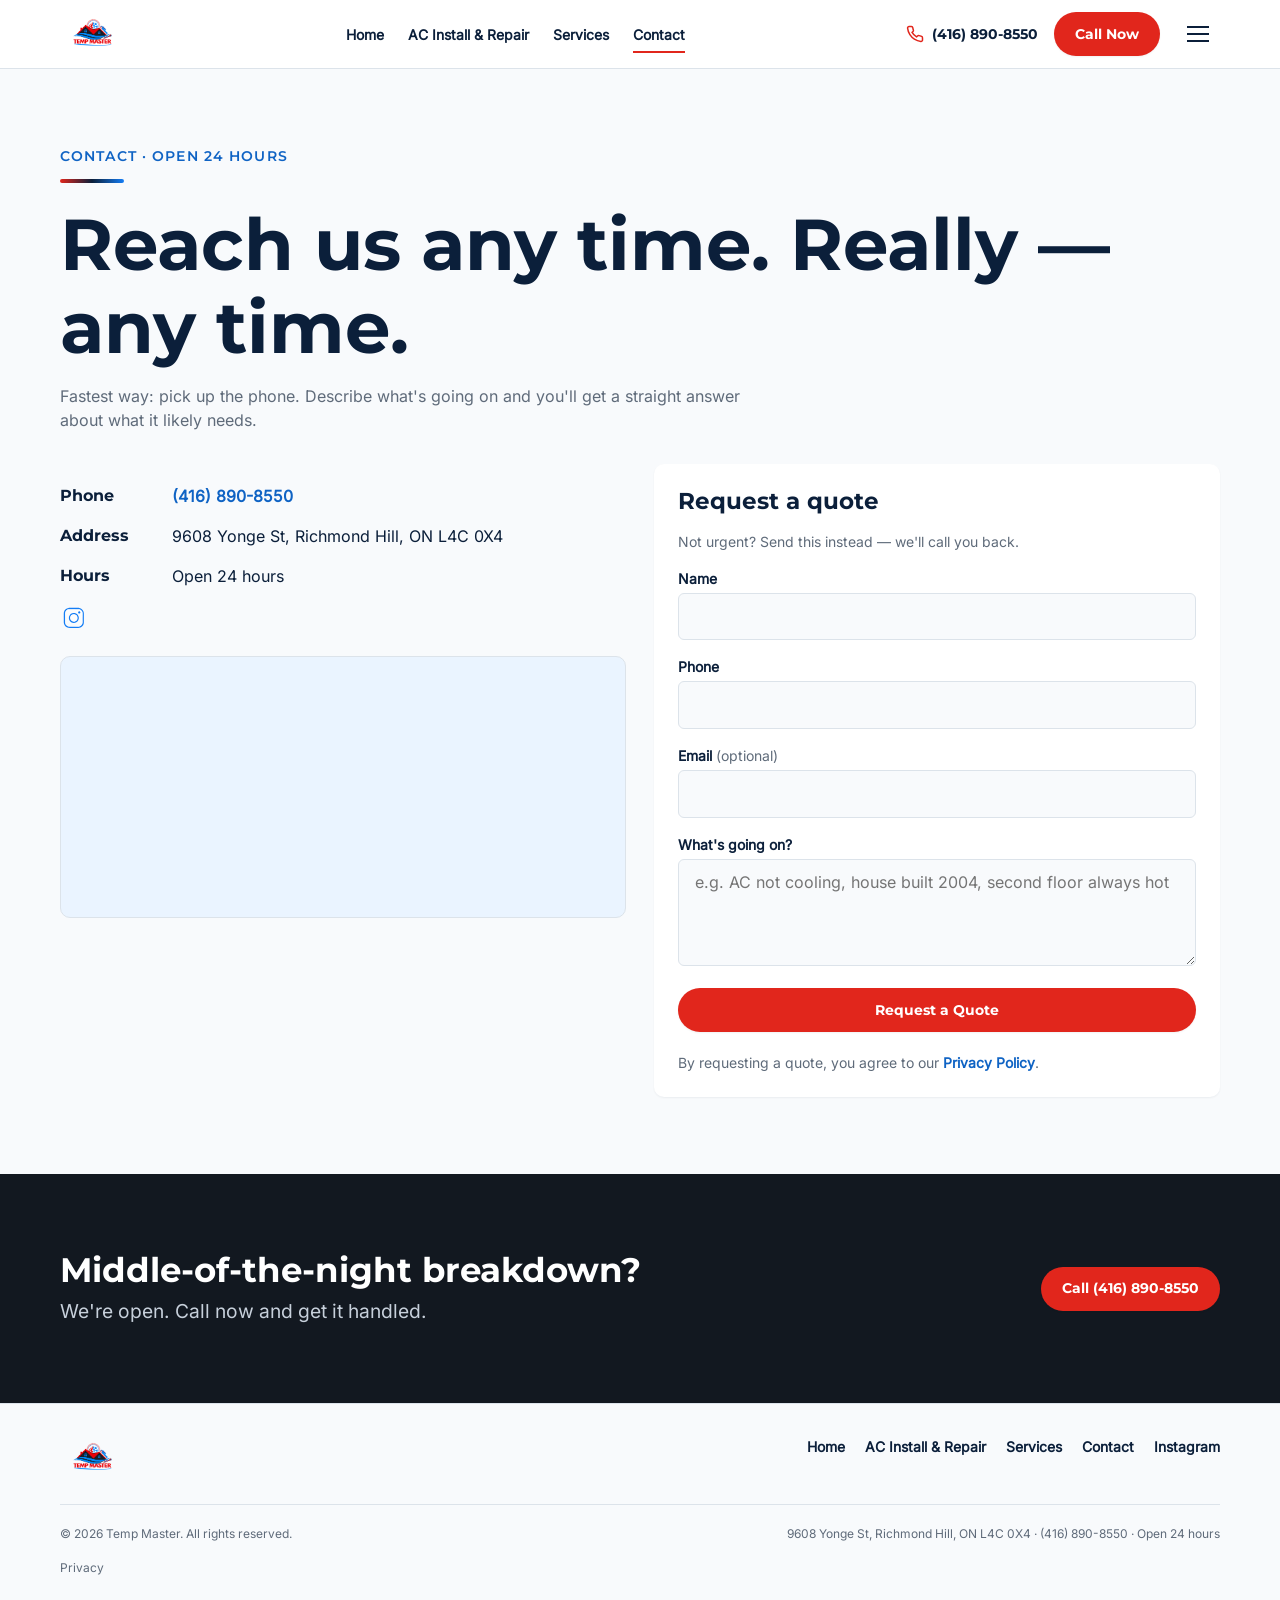
<file: contact/index.html>
<!doctype html>
<html lang="en">
<head>
<meta charset="utf-8">
<meta name="viewport" content="width=device-width, initial-scale=1">
<title>Contact Temp Master — HVAC in Richmond Hill, Open 24 Hours</title>
<meta name="description" content="Call Temp Master at (416) 890-8550 — open 24 hours at 9608 Yonge St, Richmond Hill, ON. AC repair, installation, and all HVAC services.">
<link rel="stylesheet" href="../shared/tokens.css?v=2">
<link rel="stylesheet" href="../shared/base.css?v=2">
<link rel="stylesheet" href="style.css?v=2">
</head>
<body>

<header class="site-header" id="site-header">
  <div class="container site-header__row">
    <a class="brand" href="../" aria-label="Temp Master — home">
      <img src="../assets/images/logo.png" alt="Temp Master logo" width="66" height="44">
    </a>
    <nav class="primary-nav" aria-label="Primary">
      <ul>
        <li><a href="../">Home</a></li>
        <li><a href="../ac-installation-repair/">AC Install &amp; Repair</a></li>
        <li><a href="../services/">Services</a></li>
        <li><a href="./" aria-current="page">Contact</a></li>
      </ul>
    </nav>
    <div class="site-header__actions">
      <a class="phone-link" href="tel:+14168908550" aria-label="Call (416) 890-8550">
        <svg width="18" height="18" viewBox="0 0 24 24" fill="none" stroke="currentColor" stroke-width="2" aria-hidden="true"><path d="M22 16.92v3a2 2 0 0 1-2.18 2 19.79 19.79 0 0 1-8.63-3.07 19.5 19.5 0 0 1-6-6 19.79 19.79 0 0 1-3.07-8.67A2 2 0 0 1 4.11 2h3a2 2 0 0 1 2 1.72c.127.96.361 1.903.7 2.81a2 2 0 0 1-.45 2.11L8.09 9.91a16 16 0 0 0 6 6l1.27-1.27a2 2 0 0 1 2.11-.45c.907.339 1.85.573 2.81.7A2 2 0 0 1 22 16.92z"/></svg>
        <span class="phone-link__text">(416) 890-8550</span>
      </a>
      <a class="btn btn--primary site-header__cta" href="tel:+14168908550">Call Now</a>
      <button class="hamburger" aria-expanded="false" aria-controls="mobile-nav" aria-label="Open menu">
        <span></span><span></span><span></span>
      </button>
    </div>
  </div>
</header>

<div class="mobile-nav" id="mobile-nav">
  <div class="mobile-nav__backdrop" data-nav-close></div>
  <nav class="mobile-nav__panel" aria-label="Mobile">
    <ul>
      <li><a href="../" data-nav-close>Home</a></li>
      <li><a href="../ac-installation-repair/" data-nav-close>AC Install &amp; Repair</a></li>
      <li><a href="../services/" data-nav-close>Services</a></li>
      <li><a href="./" data-nav-close>Contact</a></li>
    </ul>
    <a class="btn btn--primary" href="tel:+14168908550">Call (416) 890-8550</a>
  </nav>
</div>

<main>

  <section class="section section--contact" id="contact">
    <div class="container">
      <p class="eyebrow">Contact &middot; Open 24 Hours</p>
      <div class="rule" aria-hidden="true"></div>
      <h1>Reach us any time. Really — any time.</h1>
      <p class="section-lede">Fastest way: pick up the phone. Describe what's going on and you'll get a straight answer about what it likely needs.</p>

      <div class="contact-grid">
        <div>
          <ul class="contact-facts">
            <li><strong>Phone</strong> <a href="tel:+14168908550">(416) 890-8550</a></li>
            <li><strong>Address</strong> 9608 Yonge St, Richmond Hill, ON L4C 0X4</li>
            <li><strong>Hours</strong> Open 24 hours</li>
            <li><a class="contact-social" href="https://www.instagram.com/tmp.master" rel="noopener" target="_blank" aria-label="Temp Master on Instagram (opens in a new tab)"><img src="../assets/images/icons/instagram.svg" alt="" width="28" height="28"></a></li>
          </ul>
          <div class="map-embed" data-map-slot>
            <iframe src="https://maps.google.com/maps?q=Temp%20Master%2C%209608%20Yonge%20St%2C%20Richmond%20Hill%2C%20ON%20L4C%200X4&output=embed"
                    title="Map to Temp Master, 9608 Yonge St, Richmond Hill" loading="lazy"
                    referrerpolicy="no-referrer-when-downgrade" allowfullscreen></iframe>
          </div>
        </div>

        <form class="contact-form" data-quote-form>
          <h2>Request a quote</h2>
          <p>Not urgent? Send this instead — we'll call you back.</p>
          <div><label for="q-name">Name</label><input id="q-name" name="name" type="text" autocomplete="name" required></div>
          <div><label for="q-phone">Phone</label><input id="q-phone" name="phone" type="tel" autocomplete="tel" required></div>
          <div><label for="q-email">Email <span class="label-hint">(optional)</span></label><input id="q-email" name="email" type="email" autocomplete="email"></div>
          <div><label for="q-issue">What's going on?</label><textarea id="q-issue" name="message" rows="4" placeholder="e.g. AC not cooling, house built 2004, second floor always hot"></textarea></div>
          <button class="btn btn--primary" type="submit">Request a Quote</button>
          <p class="form-consent">By requesting a quote, you agree to our <a href="../privacy/">Privacy Policy</a>.</p>
        </form>
      </div>
    </div>
  </section>

  <section class="section section--cta" id="cta">
    <div class="container cta__inner">
      <div>
        <h2>Middle-of-the-night breakdown?</h2>
        <p>We're open. Call now and get it handled.</p>
      </div>
      <a class="btn btn--primary" href="tel:+14168908550">Call (416) 890-8550</a>
    </div>
  </section>

</main>

<footer class="section--footer site-footer">
  <div class="container">
    <div class="site-footer__grid">
      <a class="brand" href="../" aria-label="Temp Master — home">
        <img src="../assets/images/logo.png" alt="Temp Master logo" width="54" height="36">
      </a>
      <nav aria-label="Footer">
        <ul>
          <li><a href="../">Home</a></li>
          <li><a href="../ac-installation-repair/">AC Install &amp; Repair</a></li>
          <li><a href="../services/">Services</a></li>
          <li><a href="./">Contact</a></li>
          <li><a href="https://www.instagram.com/tmp.master" rel="noopener">Instagram</a></li>
        </ul>
      </nav>
    </div>
    <div class="site-footer__bottom">
      <span>&copy; 2026 Temp Master. All rights reserved.</span>
      <span>9608 Yonge St, Richmond Hill, ON L4C 0X4 &middot; <a href="tel:+14168908550">(416) 890-8550</a> &middot; Open 24 hours</span>
    </div>
    <p class="footer-privacy-link"><a href="../privacy/">Privacy</a></p>
  </div>
</footer>

<div class="call-bar" aria-label="Quick actions">
  <a class="call-bar__call" href="tel:+14168908550">Fix It Today</a>
  <a class="call-bar__ask" href="#contact">Ask an Expert</a>
</div>

<script src="../shared/main.js?v=2" defer></script>
<script src="script.js?v=2" defer></script>
</body>
</html>
</file>
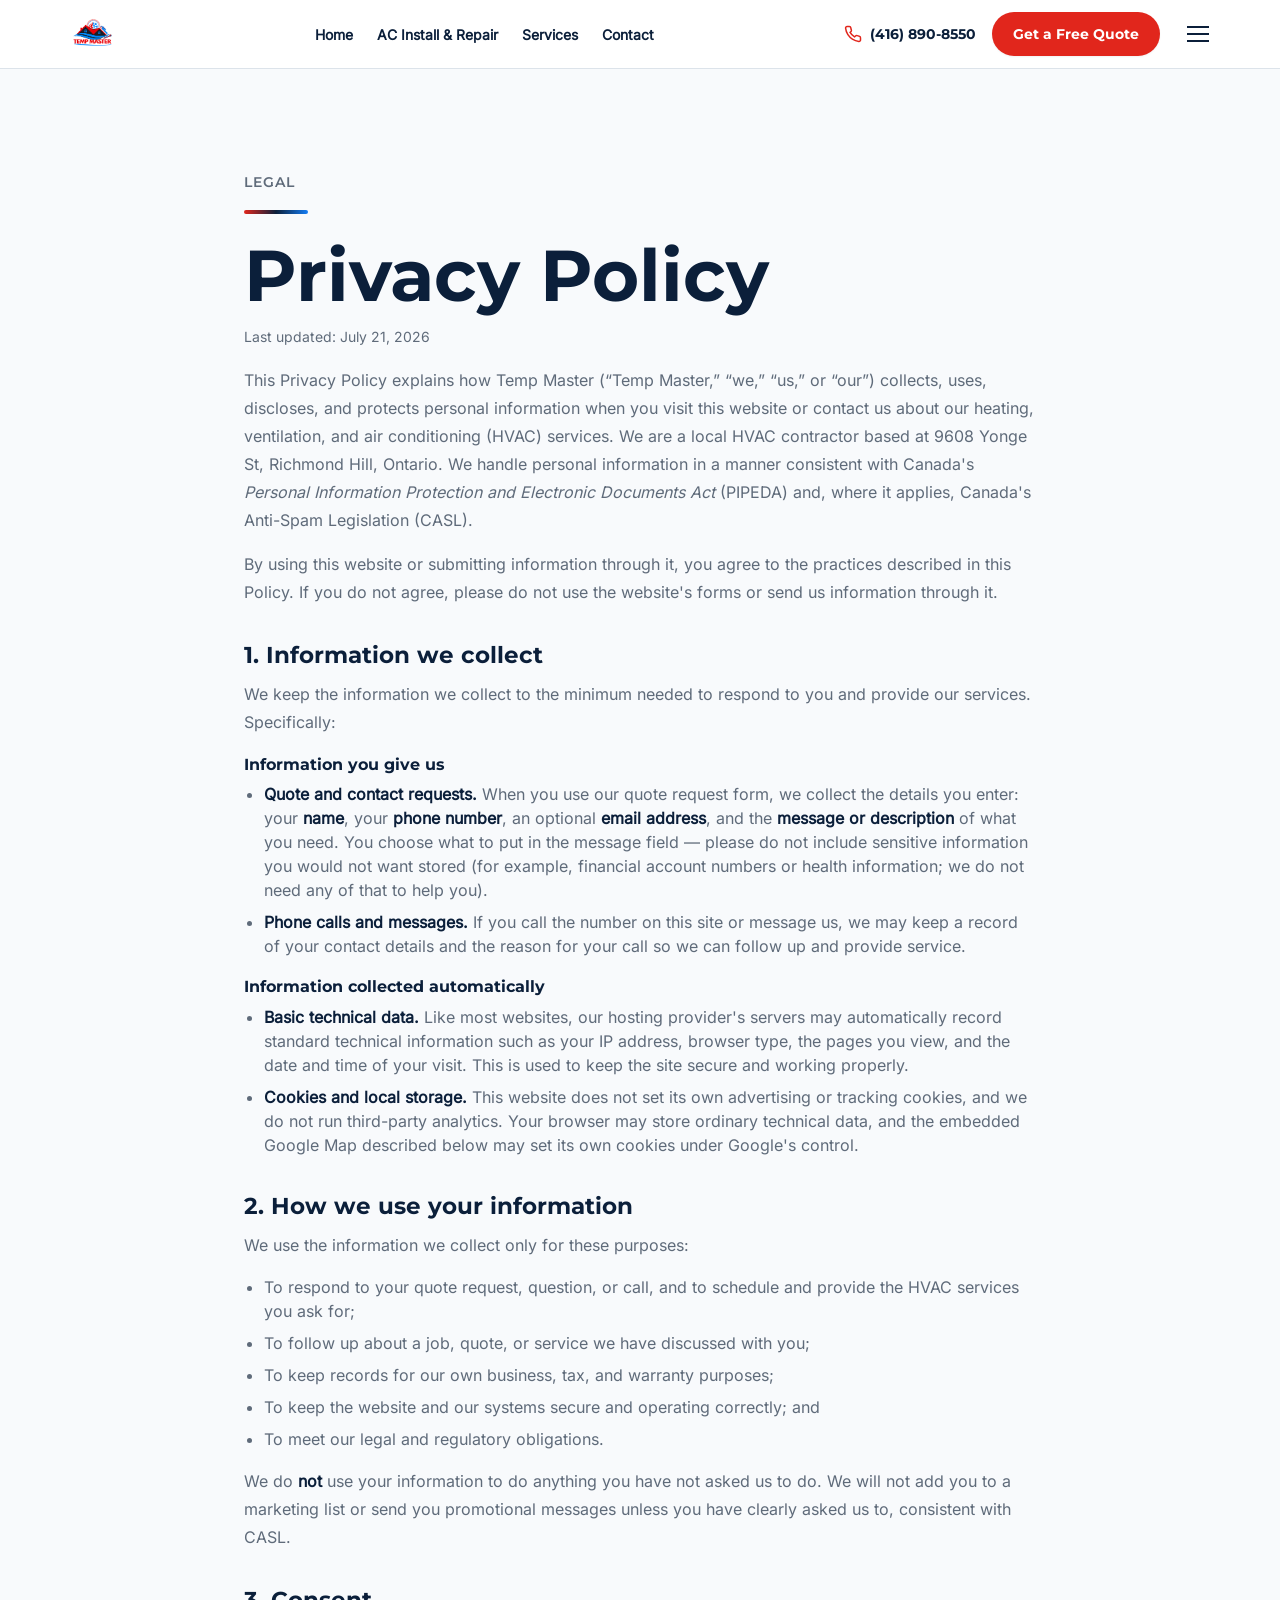
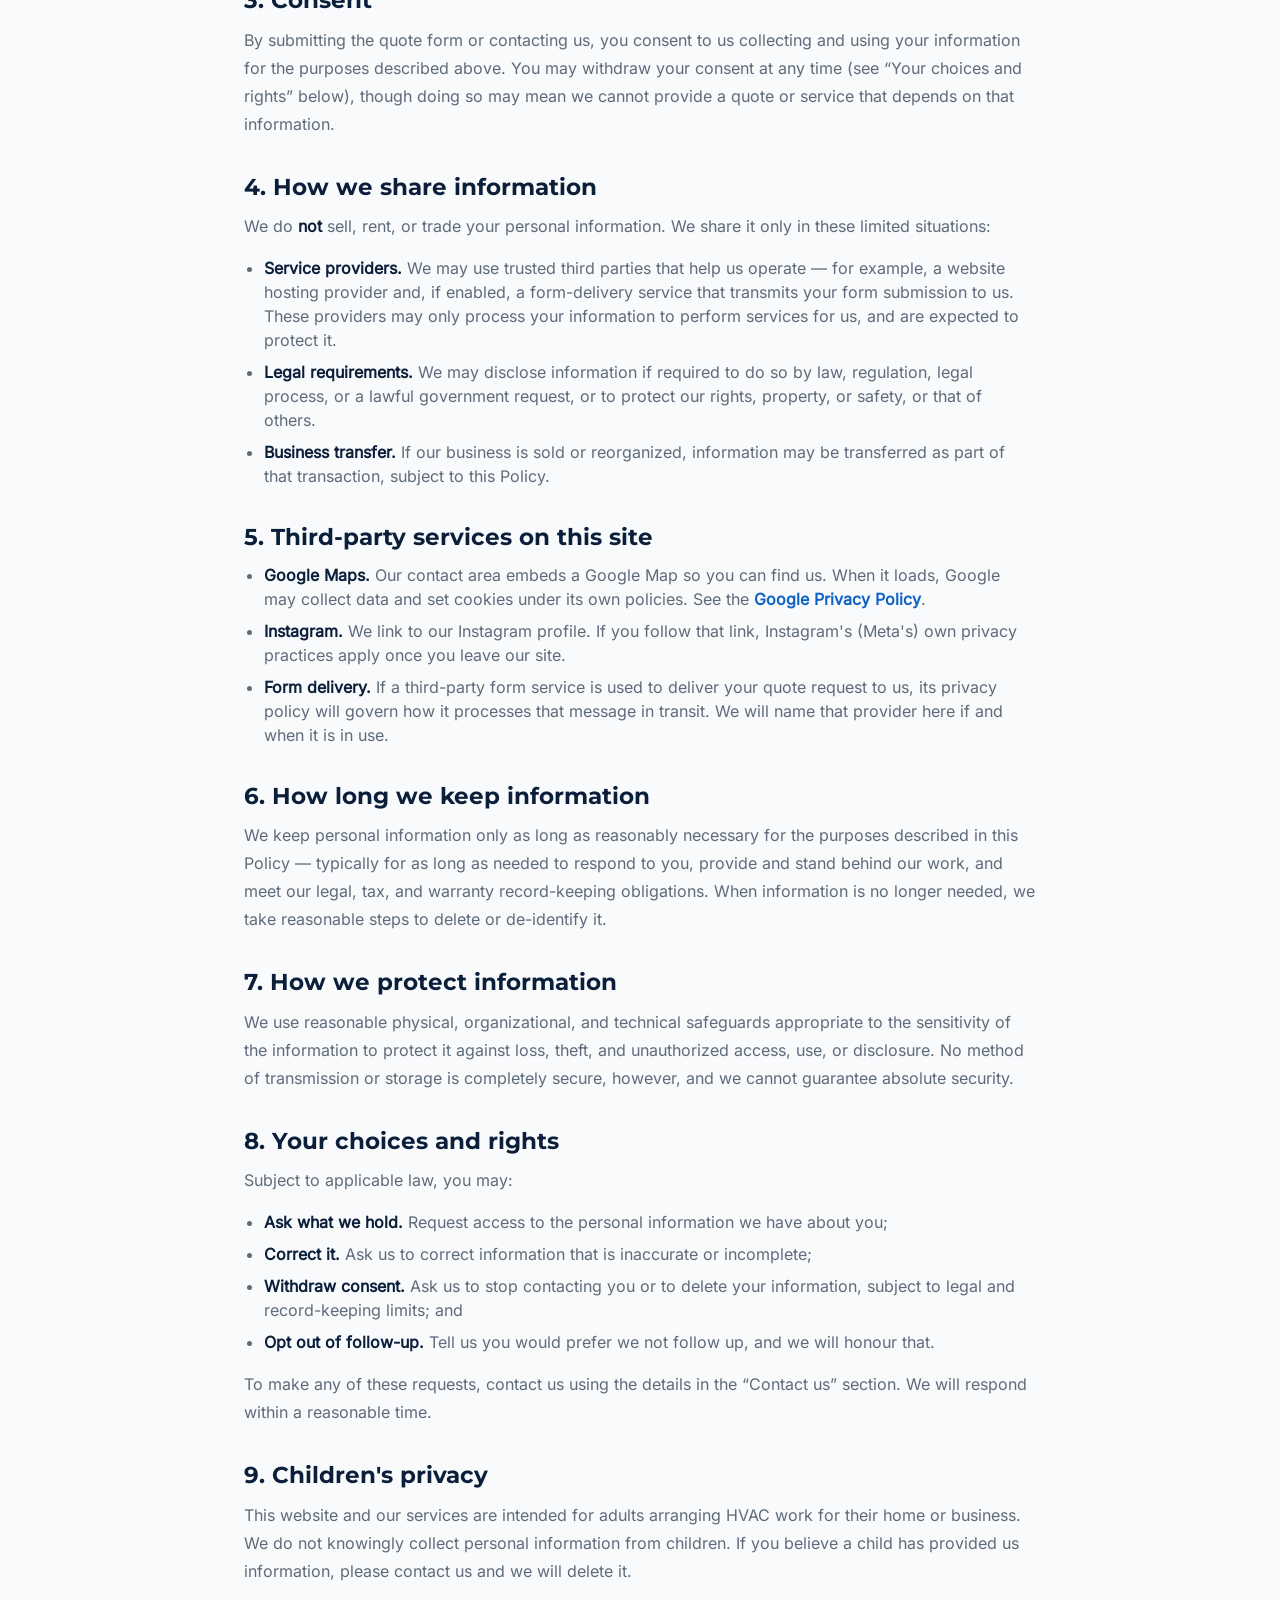
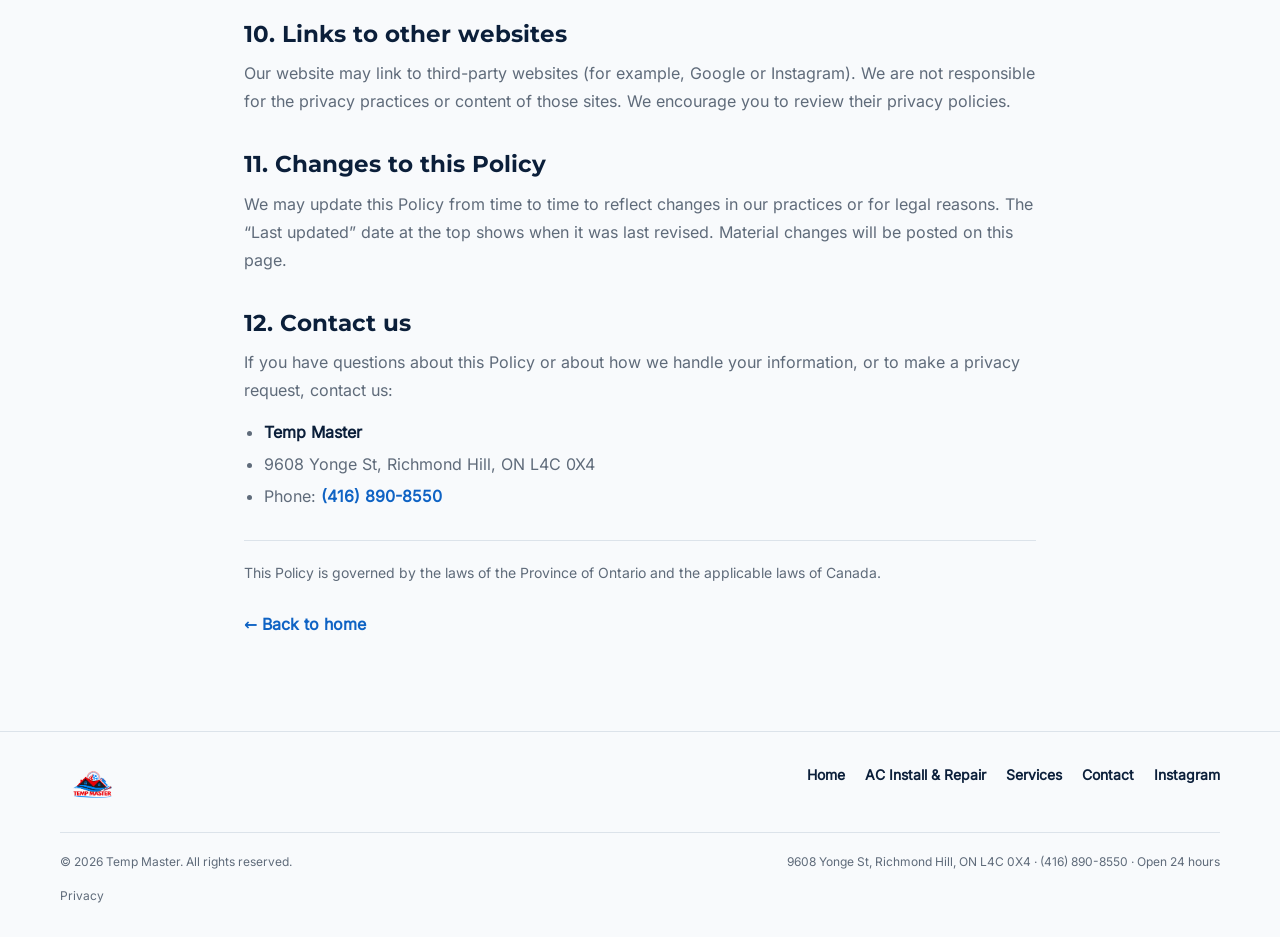
<file: privacy/index.html>
<!doctype html>
<html lang="en">
<head>
<meta charset="utf-8">
<meta name="viewport" content="width=device-width, initial-scale=1">
<title>Privacy Policy | Temp Master HVAC</title>
<meta name="description" content="How Temp Master collects, uses, and protects the information you share through this website. Richmond Hill, Ontario.">
<link rel="stylesheet" href="../shared/tokens.css?v=2">
<link rel="stylesheet" href="../shared/base.css?v=2">
<link rel="stylesheet" href="style.css?v=2">
</head>
<body>

<header class="site-header" id="site-header">
  <div class="container site-header__row">
    <a class="brand" href="../" aria-label="Temp Master — home">
      <img src="../assets/images/logo.png" alt="Temp Master logo" width="66" height="44">
    </a>
    <nav class="primary-nav" aria-label="Primary">
      <ul>
        <li><a href="../">Home</a></li>
        <li><a href="../ac-installation-repair/">AC Install &amp; Repair</a></li>
        <li><a href="../services/">Services</a></li>
        <li><a href="../contact/">Contact</a></li>
      </ul>
    </nav>
    <div class="site-header__actions">
      <a class="phone-link" href="tel:+14168908550" aria-label="Call (416) 890-8550">
        <svg width="18" height="18" viewBox="0 0 24 24" fill="none" stroke="currentColor" stroke-width="2" aria-hidden="true"><path d="M22 16.92v3a2 2 0 0 1-2.18 2 19.79 19.79 0 0 1-8.63-3.07 19.5 19.5 0 0 1-6-6 19.79 19.79 0 0 1-3.07-8.67A2 2 0 0 1 4.11 2h3a2 2 0 0 1 2 1.72c.127.96.361 1.903.7 2.81a2 2 0 0 1-.45 2.11L8.09 9.91a16 16 0 0 0 6 6l1.27-1.27a2 2 0 0 1 2.11-.45c.907.339 1.85.573 2.81.7A2 2 0 0 1 22 16.92z"/></svg>
        <span class="phone-link__text">(416) 890-8550</span>
      </a>
      <a class="btn btn--primary site-header__cta" href="../contact/">Get a Free Quote</a>
      <button class="hamburger" aria-expanded="false" aria-controls="mobile-nav" aria-label="Open menu">
        <span></span><span></span><span></span>
      </button>
    </div>
  </div>
</header>

<div class="mobile-nav" id="mobile-nav">
  <div class="mobile-nav__backdrop" data-nav-close></div>
  <nav class="mobile-nav__panel" aria-label="Mobile">
    <ul>
      <li><a href="../" data-nav-close>Home</a></li>
      <li><a href="../ac-installation-repair/" data-nav-close>AC Install &amp; Repair</a></li>
      <li><a href="../services/" data-nav-close>Services</a></li>
      <li><a href="../contact/" data-nav-close>Contact</a></li>
    </ul>
    <a class="btn btn--primary" href="tel:+14168908550">Call (416) 890-8550</a>
  </nav>
</div>

<main>
  <section class="section legal">
    <div class="container legal__container">
      <p class="eyebrow">Legal</p>
      <div class="rule" aria-hidden="true"></div>
      <h1>Privacy Policy</h1>
      <p class="legal__updated">Last updated: July 21, 2026</p>

      <p>This Privacy Policy explains how Temp Master (&ldquo;Temp Master,&rdquo; &ldquo;we,&rdquo; &ldquo;us,&rdquo; or &ldquo;our&rdquo;) collects, uses, discloses, and protects personal information when you visit this website or contact us about our heating, ventilation, and air conditioning (HVAC) services. We are a local HVAC contractor based at 9608 Yonge St, Richmond Hill, Ontario. We handle personal information in a manner consistent with Canada's <em>Personal Information Protection and Electronic Documents Act</em> (PIPEDA) and, where it applies, Canada's Anti-Spam Legislation (CASL).</p>

      <p>By using this website or submitting information through it, you agree to the practices described in this Policy. If you do not agree, please do not use the website's forms or send us information through it.</p>

      <h2>1. Information we collect</h2>
      <p>We keep the information we collect to the minimum needed to respond to you and provide our services. Specifically:</p>
      <h3>Information you give us</h3>
      <ul>
        <li><strong>Quote and contact requests.</strong> When you use our quote request form, we collect the details you enter: your <strong>name</strong>, your <strong>phone number</strong>, an optional <strong>email address</strong>, and the <strong>message or description</strong> of what you need. You choose what to put in the message field &mdash; please do not include sensitive information you would not want stored (for example, financial account numbers or health information; we do not need any of that to help you).</li>
        <li><strong>Phone calls and messages.</strong> If you call the number on this site or message us, we may keep a record of your contact details and the reason for your call so we can follow up and provide service.</li>
      </ul>
      <h3>Information collected automatically</h3>
      <ul>
        <li><strong>Basic technical data.</strong> Like most websites, our hosting provider's servers may automatically record standard technical information such as your IP address, browser type, the pages you view, and the date and time of your visit. This is used to keep the site secure and working properly.</li>
        <li><strong>Cookies and local storage.</strong> This website does not set its own advertising or tracking cookies, and we do not run third-party analytics. Your browser may store ordinary technical data, and the embedded Google Map described below may set its own cookies under Google's control.</li>
      </ul>

      <h2>2. How we use your information</h2>
      <p>We use the information we collect only for these purposes:</p>
      <ul>
        <li>To respond to your quote request, question, or call, and to schedule and provide the HVAC services you ask for;</li>
        <li>To follow up about a job, quote, or service we have discussed with you;</li>
        <li>To keep records for our own business, tax, and warranty purposes;</li>
        <li>To keep the website and our systems secure and operating correctly; and</li>
        <li>To meet our legal and regulatory obligations.</li>
      </ul>
      <p>We do <strong>not</strong> use your information to do anything you have not asked us to do. We will not add you to a marketing list or send you promotional messages unless you have clearly asked us to, consistent with CASL.</p>

      <h2>3. Consent</h2>
      <p>By submitting the quote form or contacting us, you consent to us collecting and using your information for the purposes described above. You may withdraw your consent at any time (see &ldquo;Your choices and rights&rdquo; below), though doing so may mean we cannot provide a quote or service that depends on that information.</p>

      <h2>4. How we share information</h2>
      <p>We do <strong>not</strong> sell, rent, or trade your personal information. We share it only in these limited situations:</p>
      <ul>
        <li><strong>Service providers.</strong> We may use trusted third parties that help us operate &mdash; for example, a website hosting provider and, if enabled, a form-delivery service that transmits your form submission to us. These providers may only process your information to perform services for us, and are expected to protect it.</li>
        <li><strong>Legal requirements.</strong> We may disclose information if required to do so by law, regulation, legal process, or a lawful government request, or to protect our rights, property, or safety, or that of others.</li>
        <li><strong>Business transfer.</strong> If our business is sold or reorganized, information may be transferred as part of that transaction, subject to this Policy.</li>
      </ul>

      <h2>5. Third-party services on this site</h2>
      <ul>
        <li><strong>Google Maps.</strong> Our contact area embeds a Google Map so you can find us. When it loads, Google may collect data and set cookies under its own policies. See the <a href="https://policies.google.com/privacy" rel="noopener" target="_blank">Google Privacy Policy</a>.</li>
        <li><strong>Instagram.</strong> We link to our Instagram profile. If you follow that link, Instagram's (Meta's) own privacy practices apply once you leave our site.</li>
        <li><strong>Form delivery.</strong> If a third-party form service is used to deliver your quote request to us, its privacy policy will govern how it processes that message in transit. We will name that provider here if and when it is in use.</li>
      </ul>

      <h2>6. How long we keep information</h2>
      <p>We keep personal information only as long as reasonably necessary for the purposes described in this Policy &mdash; typically for as long as needed to respond to you, provide and stand behind our work, and meet our legal, tax, and warranty record-keeping obligations. When information is no longer needed, we take reasonable steps to delete or de-identify it.</p>

      <h2>7. How we protect information</h2>
      <p>We use reasonable physical, organizational, and technical safeguards appropriate to the sensitivity of the information to protect it against loss, theft, and unauthorized access, use, or disclosure. No method of transmission or storage is completely secure, however, and we cannot guarantee absolute security.</p>

      <h2>8. Your choices and rights</h2>
      <p>Subject to applicable law, you may:</p>
      <ul>
        <li><strong>Ask what we hold.</strong> Request access to the personal information we have about you;</li>
        <li><strong>Correct it.</strong> Ask us to correct information that is inaccurate or incomplete;</li>
        <li><strong>Withdraw consent.</strong> Ask us to stop contacting you or to delete your information, subject to legal and record-keeping limits; and</li>
        <li><strong>Opt out of follow-up.</strong> Tell us you would prefer we not follow up, and we will honour that.</li>
      </ul>
      <p>To make any of these requests, contact us using the details in the &ldquo;Contact us&rdquo; section. We will respond within a reasonable time.</p>

      <h2>9. Children's privacy</h2>
      <p>This website and our services are intended for adults arranging HVAC work for their home or business. We do not knowingly collect personal information from children. If you believe a child has provided us information, please contact us and we will delete it.</p>

      <h2>10. Links to other websites</h2>
      <p>Our website may link to third-party websites (for example, Google or Instagram). We are not responsible for the privacy practices or content of those sites. We encourage you to review their privacy policies.</p>

      <h2>11. Changes to this Policy</h2>
      <p>We may update this Policy from time to time to reflect changes in our practices or for legal reasons. The &ldquo;Last updated&rdquo; date at the top shows when it was last revised. Material changes will be posted on this page.</p>

      <h2>12. Contact us</h2>
      <p>If you have questions about this Policy or about how we handle your information, or to make a privacy request, contact us:</p>
      <ul>
        <li><strong>Temp Master</strong></li>
        <li>9608 Yonge St, Richmond Hill, ON L4C 0X4</li>
        <li>Phone: <a href="tel:+14168908550">(416) 890-8550</a></li>
      </ul>

      <p class="legal__governing">This Policy is governed by the laws of the Province of Ontario and the applicable laws of Canada.</p>

      <p class="legal__back"><a href="../">&larr; Back to home</a></p>
    </div>
  </section>
</main>

<footer class="section--footer site-footer">
  <div class="container">
    <div class="site-footer__grid">
      <a class="brand" href="../" aria-label="Temp Master — home">
        <img src="../assets/images/logo.png" alt="Temp Master logo" width="54" height="36">
      </a>
      <nav aria-label="Footer">
        <ul>
          <li><a href="../">Home</a></li>
          <li><a href="../ac-installation-repair/">AC Install &amp; Repair</a></li>
          <li><a href="../services/">Services</a></li>
          <li><a href="../contact/">Contact</a></li>
          <li><a href="https://www.instagram.com/tmp.master" rel="noopener">Instagram</a></li>
        </ul>
      </nav>
    </div>
    <div class="site-footer__bottom">
      <span>&copy; 2026 Temp Master. All rights reserved.</span>
      <span>9608 Yonge St, Richmond Hill, ON L4C 0X4 &middot; <a href="tel:+14168908550">(416) 890-8550</a> &middot; Open 24 hours</span>
    </div>
    <p class="footer-privacy-link"><a href="./">Privacy</a></p>
  </div>
</footer>

<div class="call-bar" aria-label="Quick actions">
  <a class="call-bar__call" href="tel:+14168908550">Fix It Today</a>
  <a class="call-bar__ask" href="../contact/">Ask an Expert</a>
</div>

<script src="../shared/main.js?v=2" defer></script>
</body>
</html>
</file>
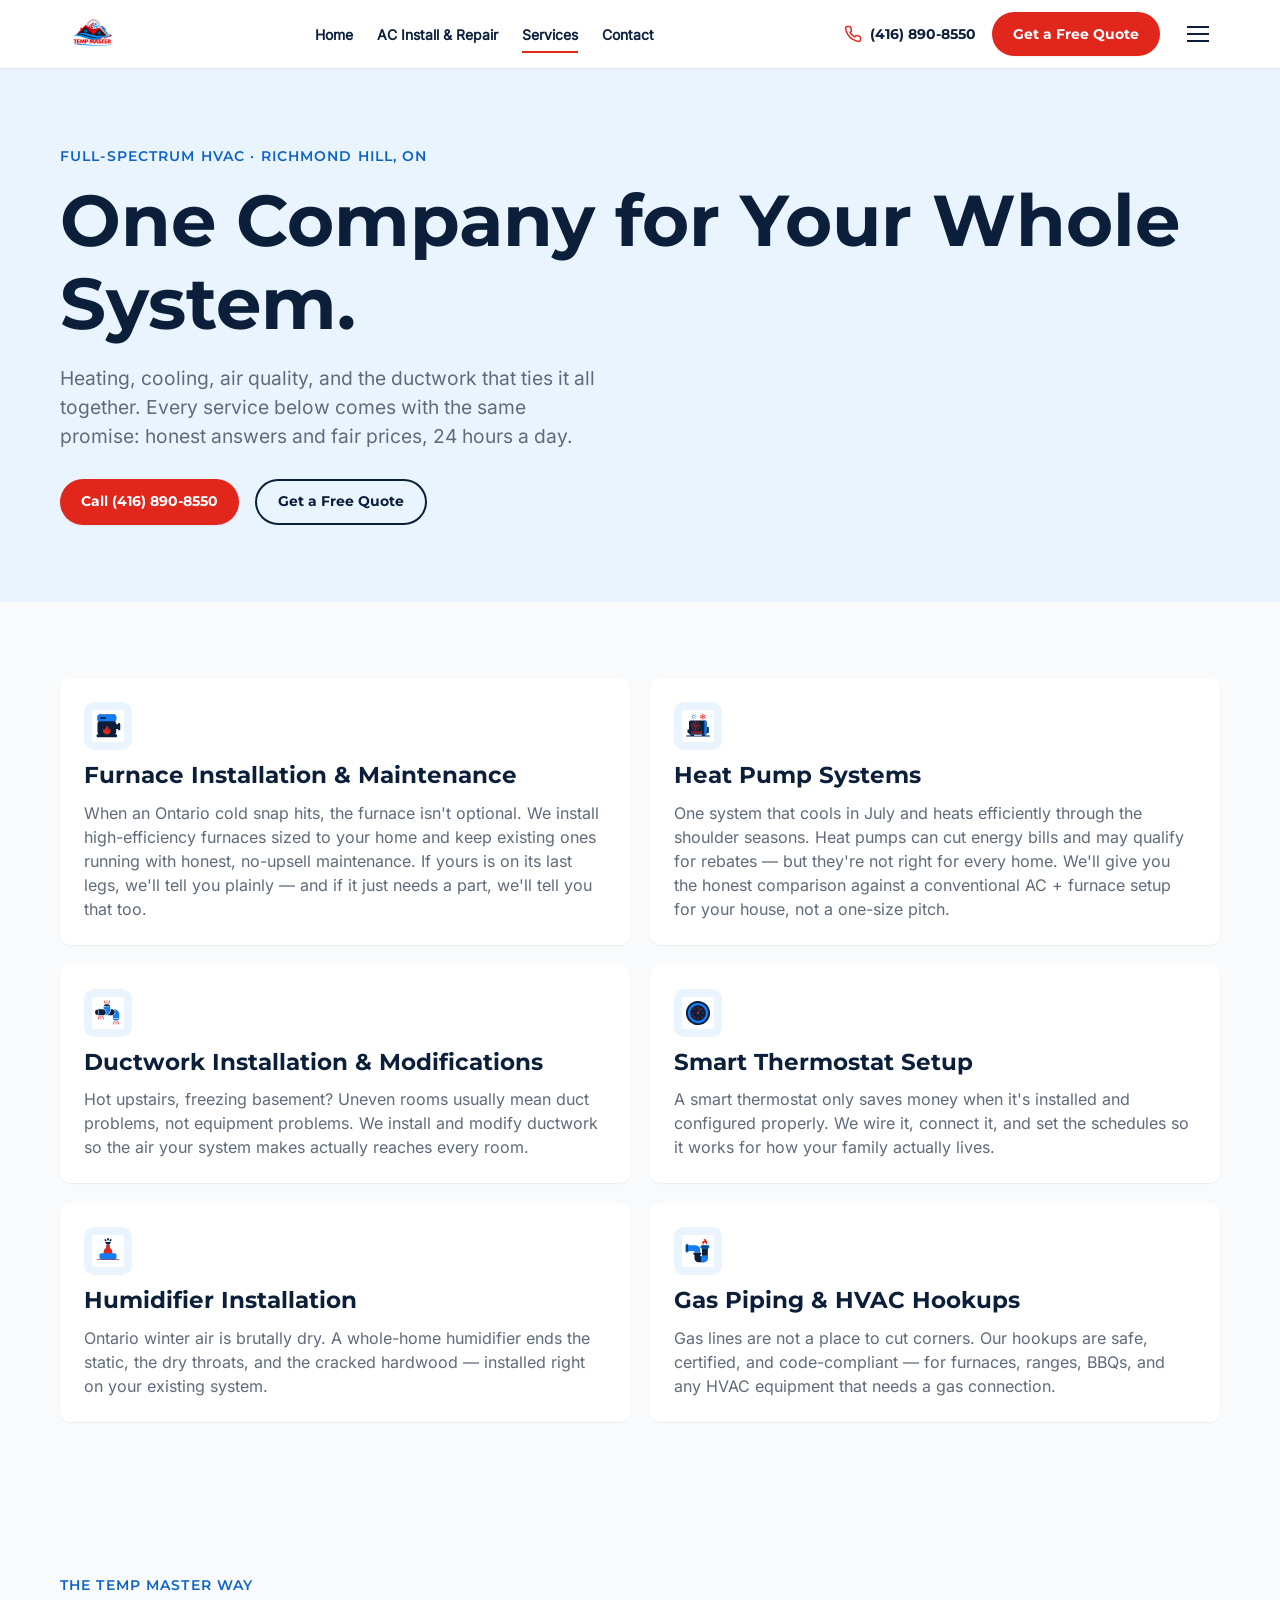
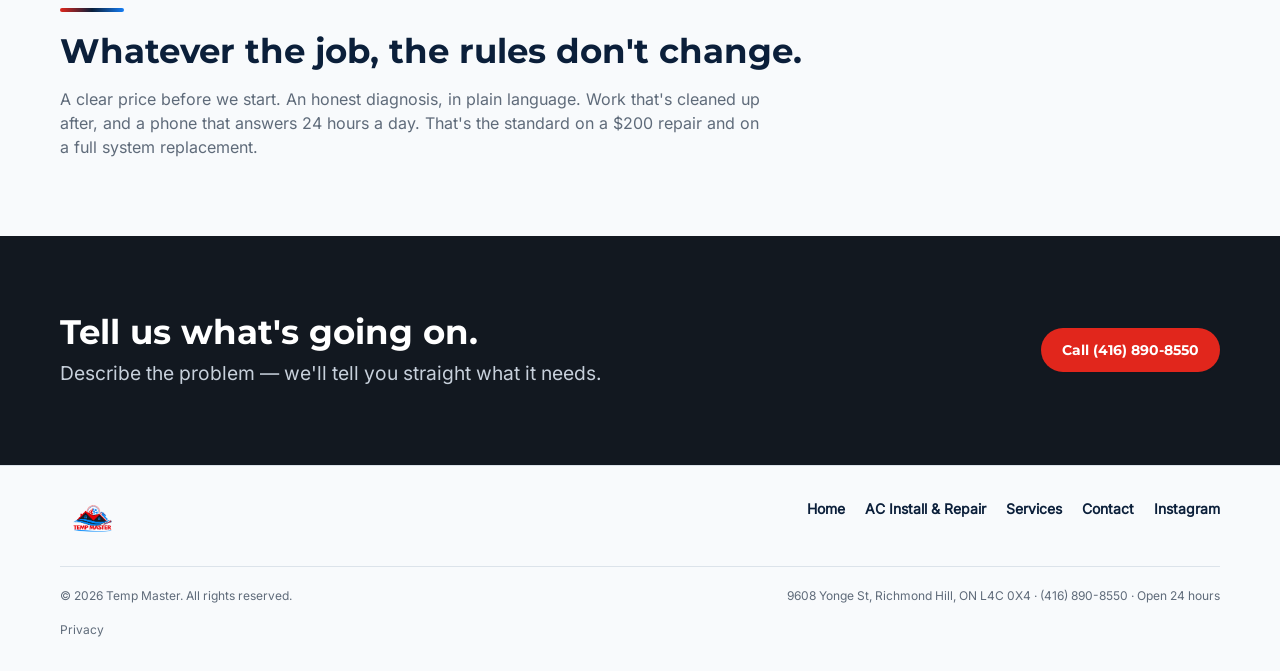
<file: services/index.html>
<!doctype html>
<html lang="en">
<head>
<meta charset="utf-8">
<meta name="viewport" content="width=device-width, initial-scale=1">
<title>HVAC Services Richmond Hill — Furnace, Heat Pump, Ductwork | Temp Master</title>
<meta name="description" content="Full-spectrum HVAC in Richmond Hill: furnace installation and maintenance, heat pumps, ductwork, smart thermostats, humidifiers, gas piping. Open 24 hours. (416) 890-8550.">
<link rel="stylesheet" href="../shared/tokens.css?v=2">
<link rel="stylesheet" href="../shared/base.css?v=2">
<link rel="stylesheet" href="style.css?v=2">
</head>
<body>

<header class="site-header" id="site-header">
  <div class="container site-header__row">
    <a class="brand" href="../" aria-label="Temp Master — home">
      <img src="../assets/images/logo.png" alt="Temp Master logo" width="66" height="44">
    </a>
    <nav class="primary-nav" aria-label="Primary">
      <ul>
        <li><a href="../">Home</a></li>
        <li><a href="../ac-installation-repair/">AC Install &amp; Repair</a></li>
        <li><a href="./" aria-current="page">Services</a></li>
        <li><a href="../contact/">Contact</a></li>
      </ul>
    </nav>
    <div class="site-header__actions">
      <a class="phone-link" href="tel:+14168908550" aria-label="Call (416) 890-8550">
        <svg width="18" height="18" viewBox="0 0 24 24" fill="none" stroke="currentColor" stroke-width="2" aria-hidden="true"><path d="M22 16.92v3a2 2 0 0 1-2.18 2 19.79 19.79 0 0 1-8.63-3.07 19.5 19.5 0 0 1-6-6 19.79 19.79 0 0 1-3.07-8.67A2 2 0 0 1 4.11 2h3a2 2 0 0 1 2 1.72c.127.96.361 1.903.7 2.81a2 2 0 0 1-.45 2.11L8.09 9.91a16 16 0 0 0 6 6l1.27-1.27a2 2 0 0 1 2.11-.45c.907.339 1.85.573 2.81.7A2 2 0 0 1 22 16.92z"/></svg>
        <span class="phone-link__text">(416) 890-8550</span>
      </a>
      <a class="btn btn--primary site-header__cta" href="../contact/">Get a Free Quote</a>
      <button class="hamburger" aria-expanded="false" aria-controls="mobile-nav" aria-label="Open menu">
        <span></span><span></span><span></span>
      </button>
    </div>
  </div>
</header>

<div class="mobile-nav" id="mobile-nav">
  <div class="mobile-nav__backdrop" data-nav-close></div>
  <nav class="mobile-nav__panel" aria-label="Mobile">
    <ul>
      <li><a href="../" data-nav-close>Home</a></li>
      <li><a href="../ac-installation-repair/" data-nav-close>AC Install &amp; Repair</a></li>
      <li><a href="./" data-nav-close>Services</a></li>
      <li><a href="../contact/" data-nav-close>Contact</a></li>
    </ul>
    <a class="btn btn--primary" href="tel:+14168908550">Call (416) 890-8550</a>
  </nav>
</div>

<main>

  <section class="section section--hero section--hero-sub" id="hero">
    <div class="container">
      <p class="eyebrow">Full-Spectrum HVAC &middot; Richmond Hill, ON</p>
      <h1>One Company for Your Whole System.</h1>
      <p class="hero__lede">Heating, cooling, air quality, and the ductwork that ties it all together. Every service below comes with the same promise: honest answers and fair prices, 24 hours a day.</p>
      <div class="hero__actions">
        <a class="btn btn--primary" href="tel:+14168908550">Call (416) 890-8550</a>
        <a class="btn btn--outline" href="../contact/">Get a Free Quote</a>
      </div>
    </div>
  </section>

  <section class="section section--services" id="services">
    <div class="container">
      <ul class="service-detail-list">
        <li class="card service-detail">
          <img class="svc-icon" src="../assets/images/icons/svc-furnace.svg" alt="" width="48" height="48" loading="lazy">
          <h2>Furnace Installation &amp; Maintenance</h2>
          <p>When an Ontario cold snap hits, the furnace isn't optional. We install high-efficiency furnaces sized to your home and keep existing ones running with honest, no-upsell maintenance. If yours is on its last legs, we'll tell you plainly — and if it just needs a part, we'll tell you that too.</p>
        </li>
        <li class="card service-detail">
          <img class="svc-icon" src="../assets/images/icons/svc-heat-pump.svg" alt="" width="48" height="48" loading="lazy">
          <h2>Heat Pump Systems</h2>
          <p>One system that cools in July and heats efficiently through the shoulder seasons. Heat pumps can cut energy bills and may qualify for rebates — but they're not right for every home. We'll give you the honest comparison against a conventional AC + furnace setup for your house, not a one-size pitch.</p>
        </li>
        <li class="card service-detail">
          <img class="svc-icon" src="../assets/images/icons/svc-ductwork.svg" alt="" width="48" height="48" loading="lazy">
          <h2>Ductwork Installation &amp; Modifications</h2>
          <p>Hot upstairs, freezing basement? Uneven rooms usually mean duct problems, not equipment problems. We install and modify ductwork so the air your system makes actually reaches every room.</p>
        </li>
        <li class="card service-detail">
          <img class="svc-icon" src="../assets/images/icons/svc-thermostat.svg" alt="" width="48" height="48" loading="lazy">
          <h2>Smart Thermostat Setup</h2>
          <p>A smart thermostat only saves money when it's installed and configured properly. We wire it, connect it, and set the schedules so it works for how your family actually lives.</p>
        </li>
        <li class="card service-detail">
          <img class="svc-icon" src="../assets/images/icons/svc-humidifier.svg" alt="" width="48" height="48" loading="lazy">
          <h2>Humidifier Installation</h2>
          <p>Ontario winter air is brutally dry. A whole-home humidifier ends the static, the dry throats, and the cracked hardwood — installed right on your existing system.</p>
        </li>
        <li class="card service-detail">
          <img class="svc-icon" src="../assets/images/icons/svc-gas-piping.svg" alt="" width="48" height="48" loading="lazy">
          <h2>Gas Piping &amp; HVAC Hookups</h2>
          <p>Gas lines are not a place to cut corners. Our hookups are safe, certified, and code-compliant — for furnaces, ranges, BBQs, and any HVAC equipment that needs a gas connection.</p>
        </li>
      </ul>
    </div>
  </section>

  <section class="section section--about" id="about">
    <div class="container">
      <p class="eyebrow">The Temp Master Way</p>
      <div class="rule" aria-hidden="true"></div>
      <h2>Whatever the job, the rules don't change.</h2>
      <p class="section-lede">A clear price before we start. An honest diagnosis, in plain language. Work that's cleaned up after, and a phone that answers 24 hours a day. That's the standard on a $200 repair and on a full system replacement.</p>
    </div>
  </section>

  <section class="section section--cta" id="cta">
    <div class="container cta__inner">
      <div>
        <h2>Tell us what's going on.</h2>
        <p>Describe the problem — we'll tell you straight what it needs.</p>
      </div>
      <a class="btn btn--primary" href="tel:+14168908550">Call (416) 890-8550</a>
    </div>
  </section>

</main>

<footer class="section--footer site-footer">
  <div class="container">
    <div class="site-footer__grid">
      <a class="brand" href="../" aria-label="Temp Master — home">
        <img src="../assets/images/logo.png" alt="Temp Master logo" width="54" height="36">
      </a>
      <nav aria-label="Footer">
        <ul>
          <li><a href="../">Home</a></li>
          <li><a href="../ac-installation-repair/">AC Install &amp; Repair</a></li>
          <li><a href="./">Services</a></li>
          <li><a href="../contact/">Contact</a></li>
          <li><a href="https://www.instagram.com/tmp.master" rel="noopener">Instagram</a></li>
        </ul>
      </nav>
    </div>
    <div class="site-footer__bottom">
      <span>&copy; 2026 Temp Master. All rights reserved.</span>
      <span>9608 Yonge St, Richmond Hill, ON L4C 0X4 &middot; <a href="tel:+14168908550">(416) 890-8550</a> &middot; Open 24 hours</span>
    </div>
    <p class="footer-privacy-link"><a href="../privacy/">Privacy</a></p>
  </div>
</footer>

<div class="call-bar" aria-label="Quick actions">
  <a class="call-bar__call" href="tel:+14168908550">Fix It Today</a>
  <a class="call-bar__ask" href="../contact/">Ask an Expert</a>
</div>

<script src="../shared/main.js?v=2" defer></script>
<script src="script.js?v=2" defer></script>
</body>
</html>
</file>
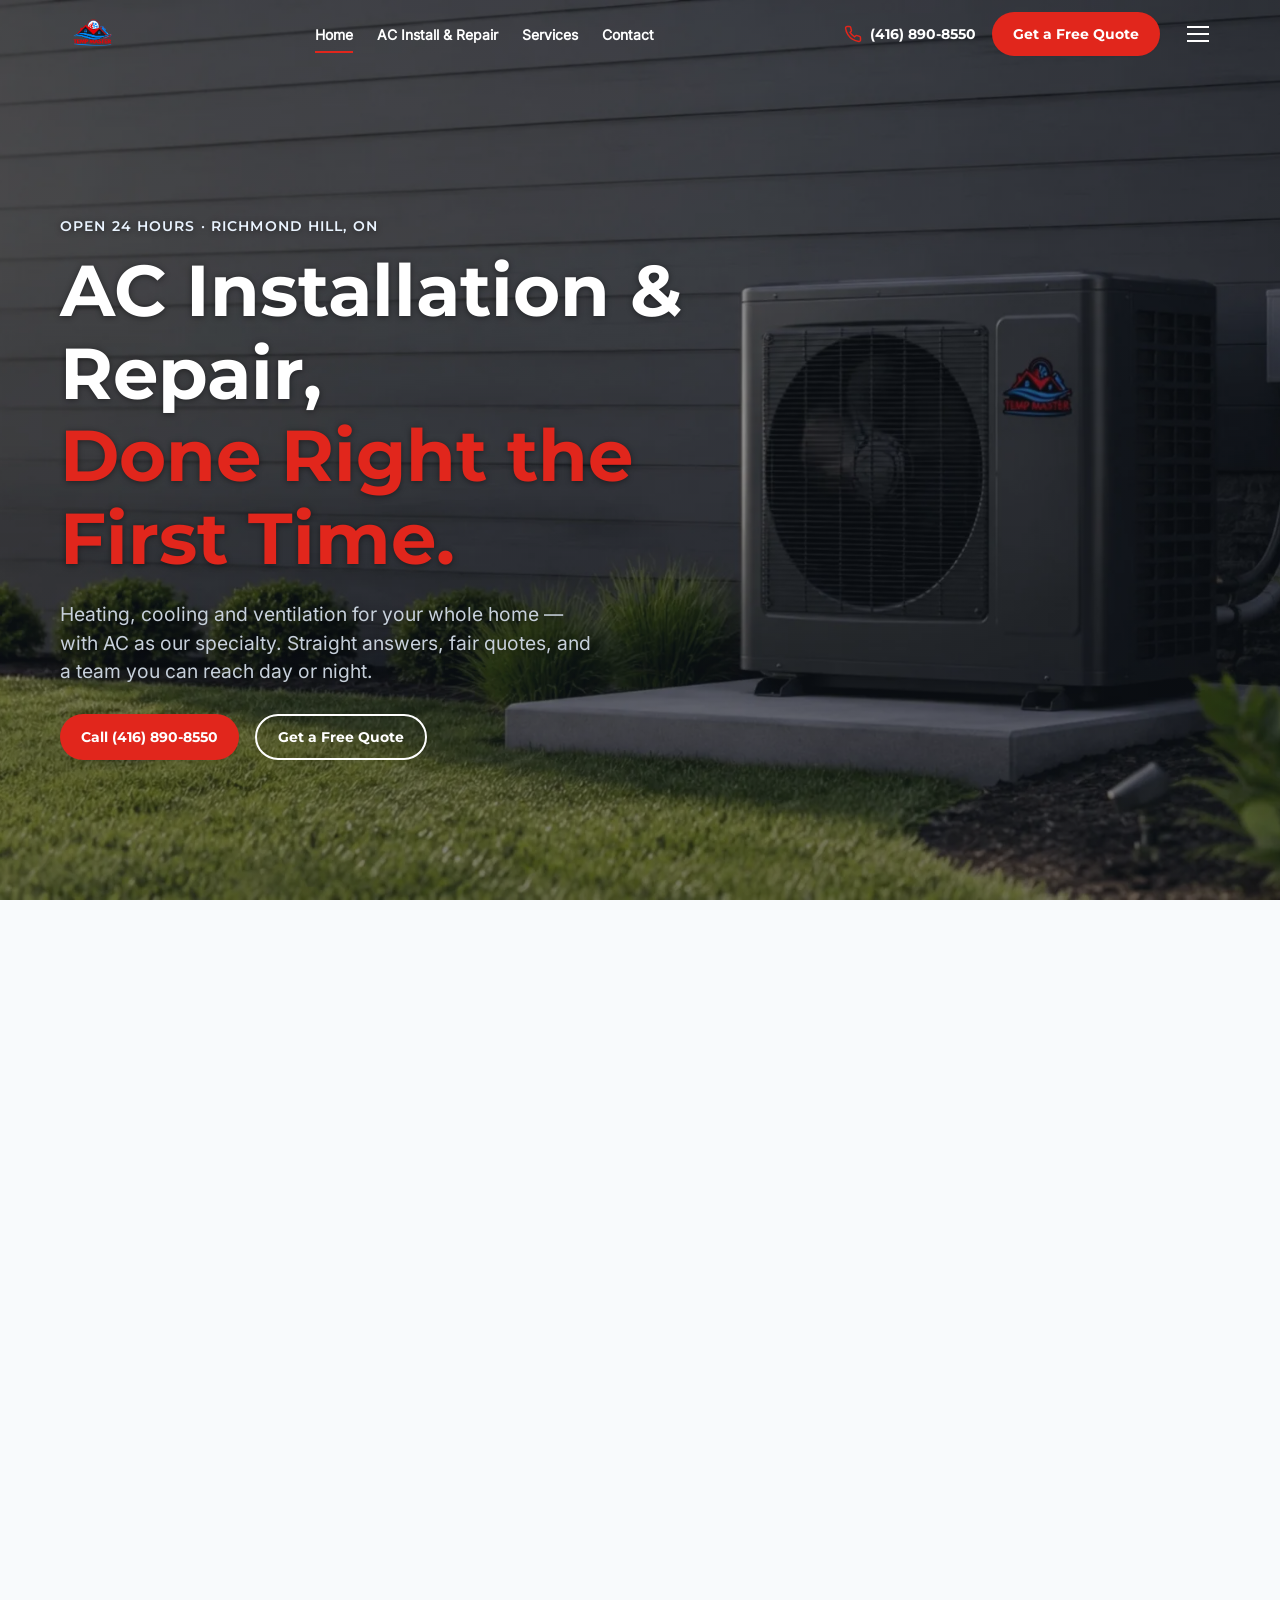
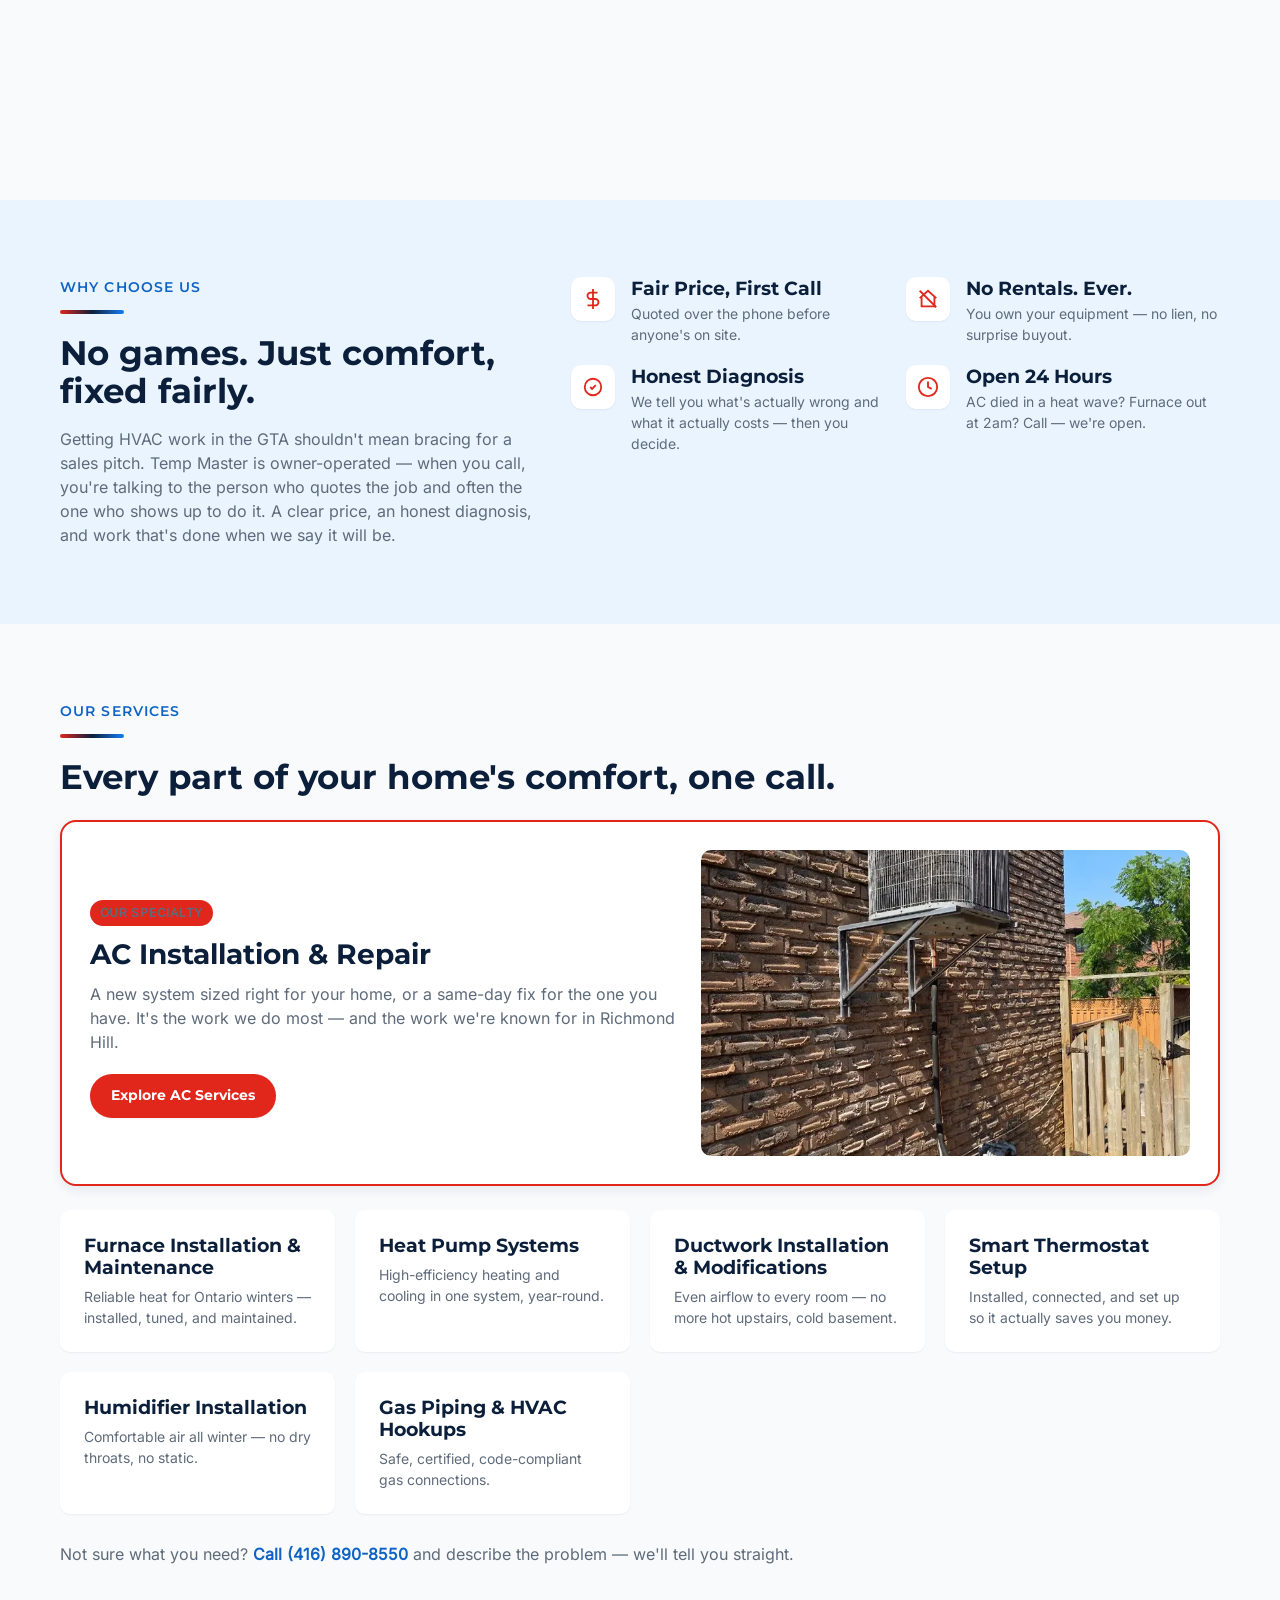
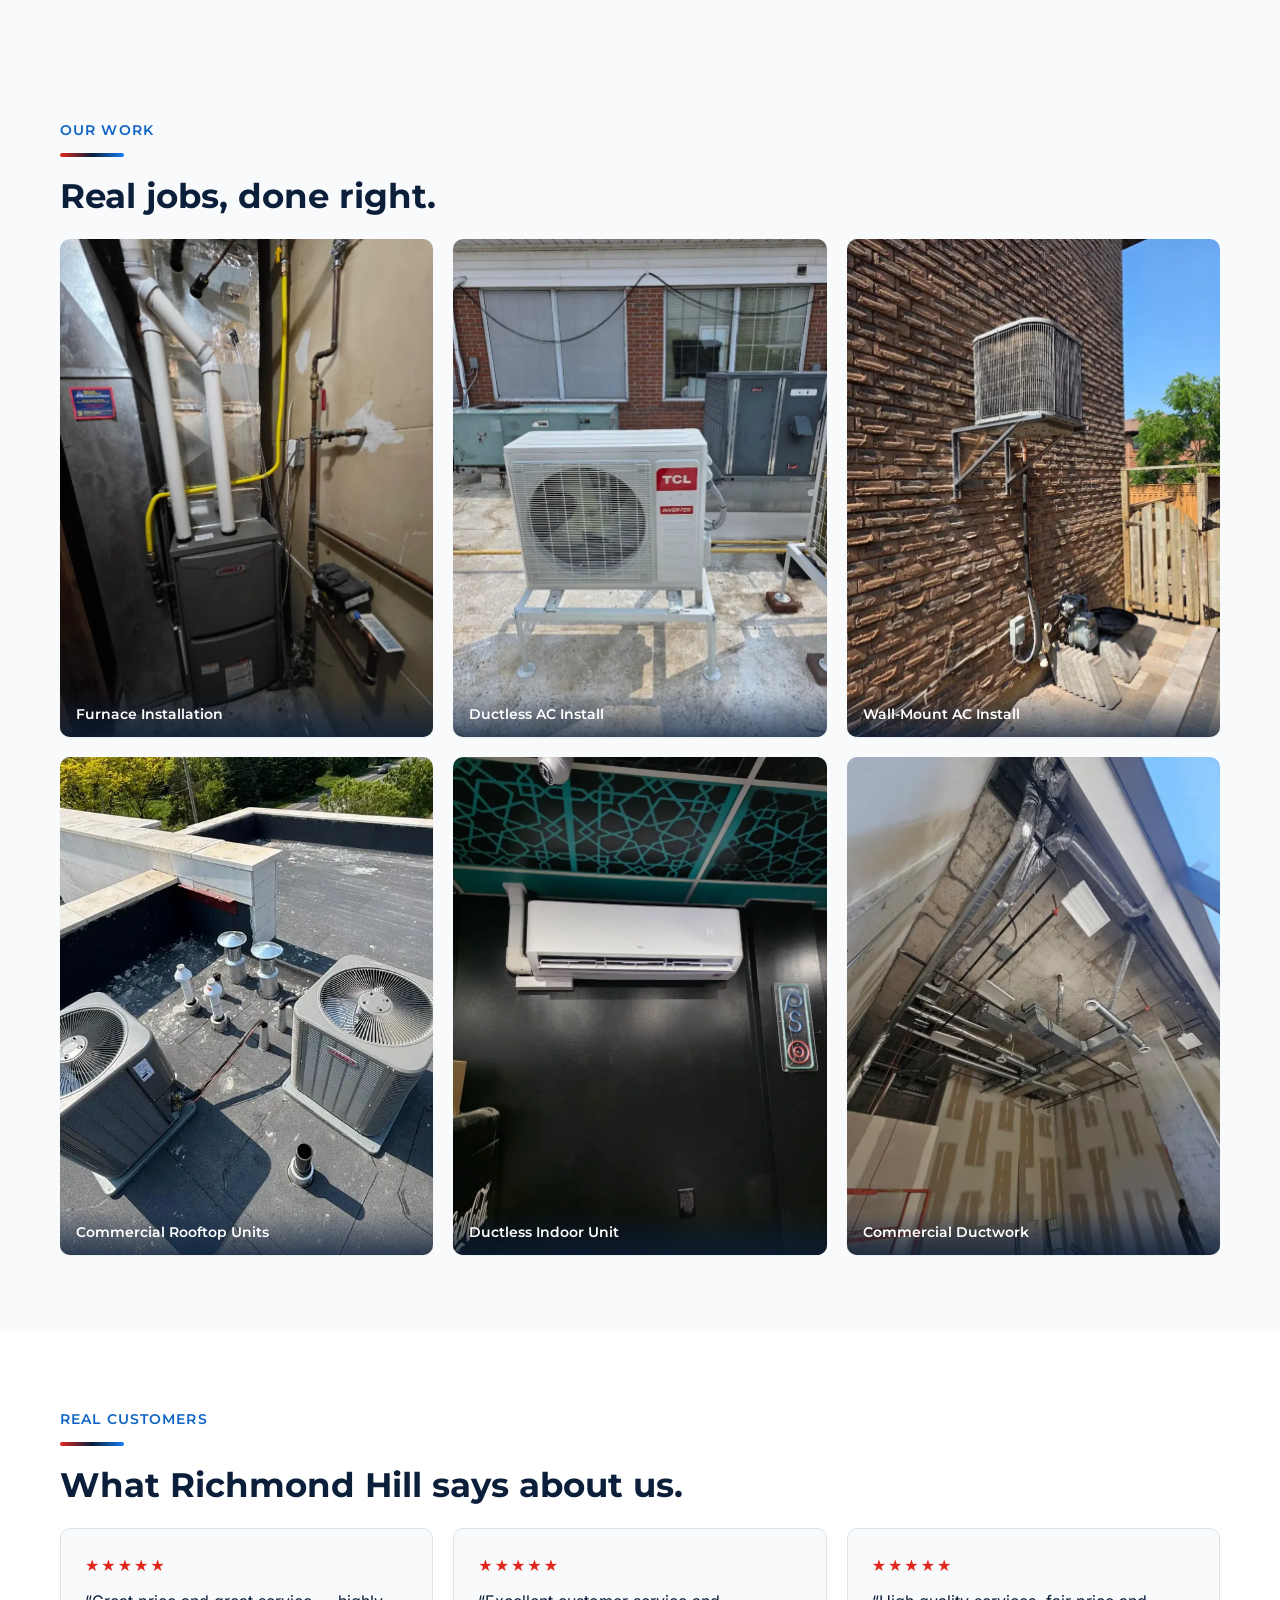
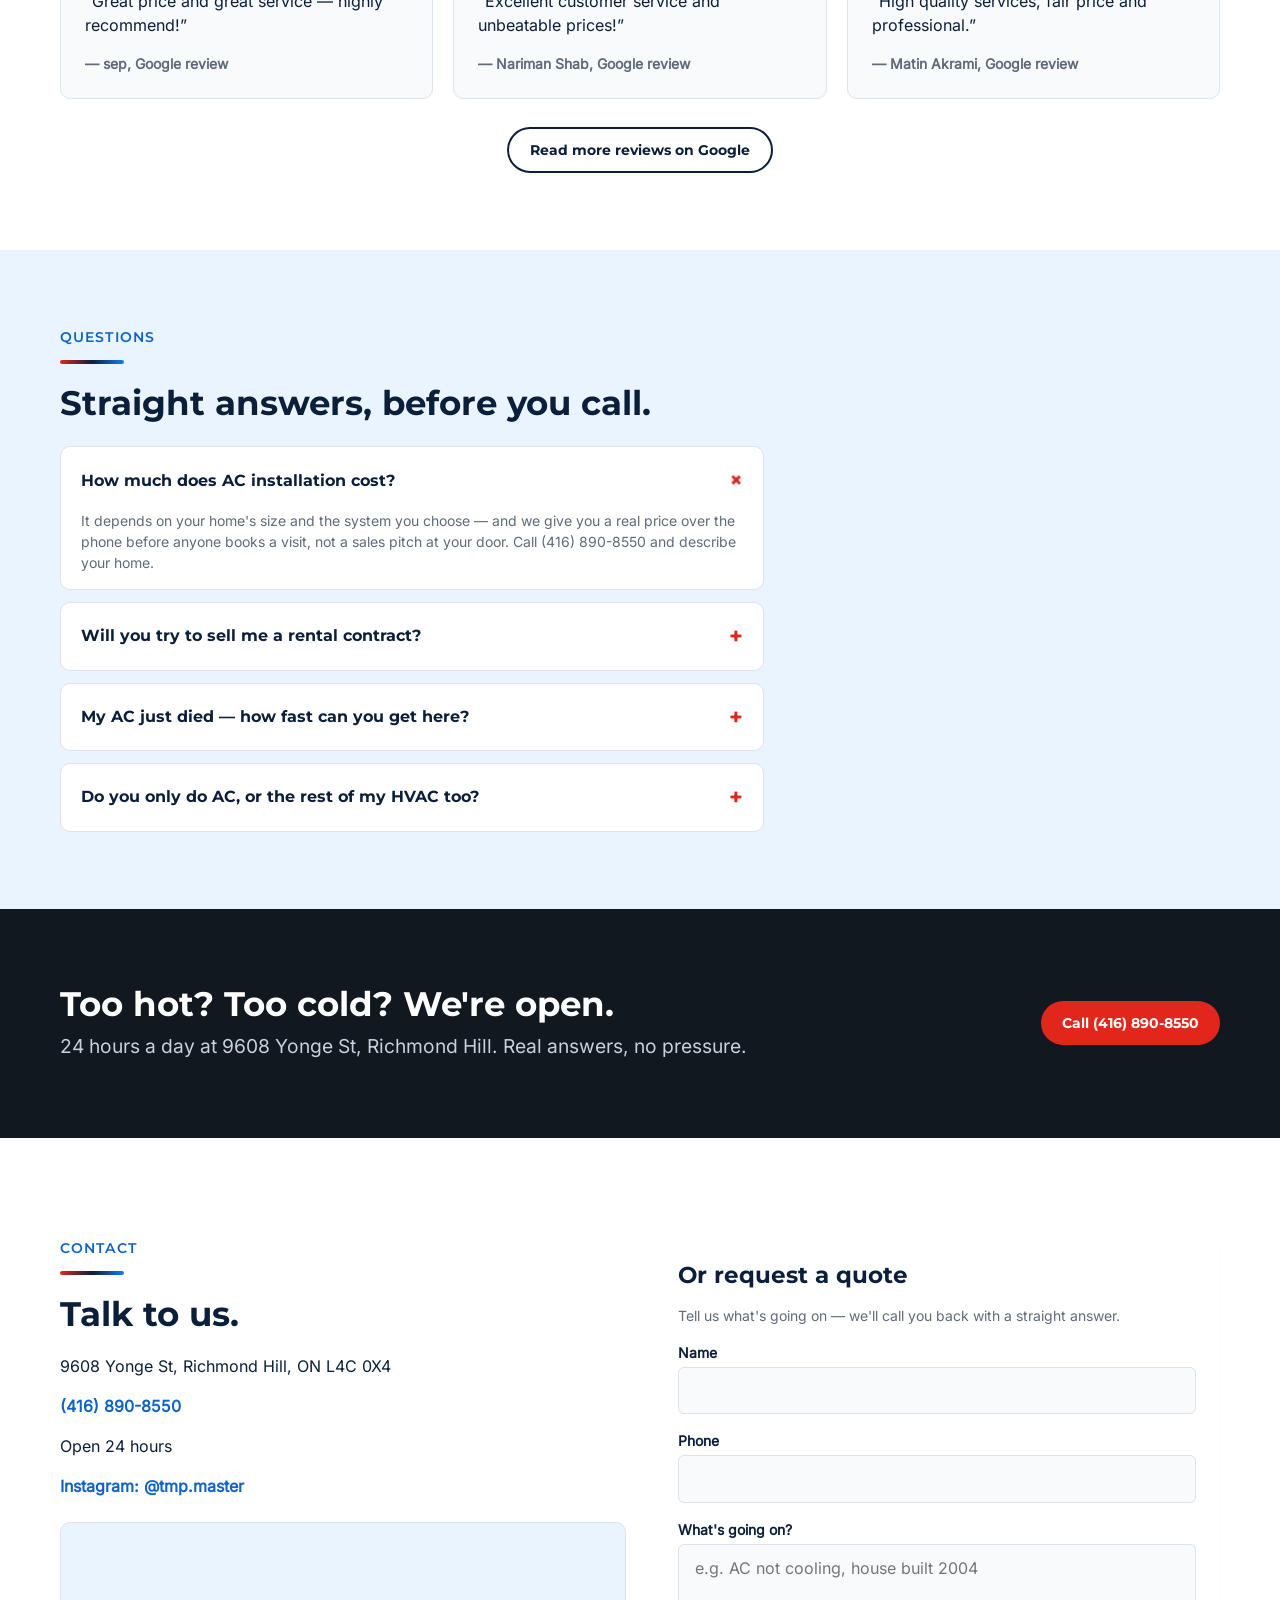
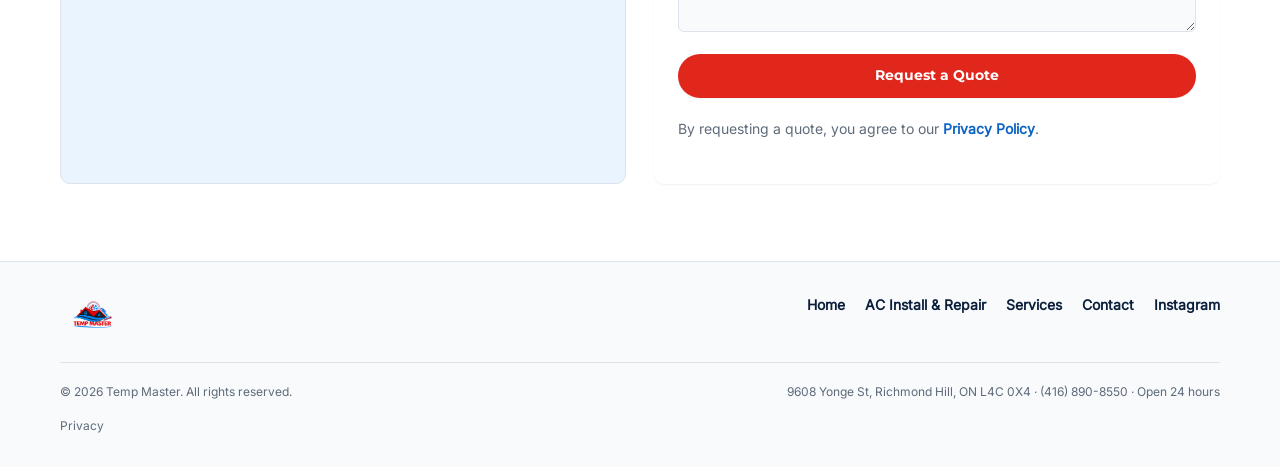
<file: site/index.html>
<!doctype html>
<html lang="en">
<head>
<meta charset="utf-8">
<meta name="viewport" content="width=device-width, initial-scale=1">
<title>AC Installation &amp; Repair in Richmond Hill | Temp Master HVAC</title>
<meta name="description" content="Temp Master is a Richmond Hill HVAC contractor open 24 hours, specializing in AC installation and repair. Fair quotes, honest diagnosis. Call (416) 890-8550.">
<link rel="stylesheet" href="shared/tokens.css">
<link rel="stylesheet" href="shared/base.css">
<link rel="stylesheet" href="style.css">
<link rel="preload" href="assets/images/hero-loop-poster.webp" as="image">
<script type="application/ld+json">
{
  "@context": "https://schema.org",
  "@type": "HVACBusiness",
  "name": "Temp Master",
  "telephone": "+1-416-890-8550",
  "address": {
    "@type": "PostalAddress",
    "streetAddress": "9608 Yonge St",
    "addressLocality": "Richmond Hill",
    "addressRegion": "ON",
    "postalCode": "L4C 0X4",
    "addressCountry": "CA"
  },
  "areaServed": "Richmond Hill, Ontario",
  "openingHoursSpecification": {
    "@type": "OpeningHoursSpecification",
    "dayOfWeek": ["Monday","Tuesday","Wednesday","Thursday","Friday","Saturday","Sunday"],
    "opens": "00:00",
    "closes": "23:59"
  },
  "aggregateRating": {
    "@type": "AggregateRating",
    "ratingValue": "5.0",
    "reviewCount": "34"
  },
  "sameAs": ["https://www.instagram.com/tmp.master"]
}
</script>
</head>
<body class="page-home">

<div class="loader" id="loader" aria-hidden="true">
  <img src="assets/images/logo.png" alt="" width="108" height="72">
  <div class="loader__line"></div>
</div>

<header class="site-header" id="site-header">
  <div class="container site-header__row">
    <a class="brand" href="#hero" aria-label="Temp Master — home">
      <img src="assets/images/logo.png" alt="Temp Master logo" width="66" height="44">
    </a>
    <nav class="primary-nav" aria-label="Primary">
      <ul>
        <li><a href="./" aria-current="page">Home</a></li>
        <li><a href="ac-installation-repair/">AC Install &amp; Repair</a></li>
        <li><a href="services/">Services</a></li>
        <li><a href="contact/">Contact</a></li>
      </ul>
    </nav>
    <div class="site-header__actions">
      <a class="phone-link" href="tel:+14168908550" aria-label="Call (416) 890-8550">
        <svg width="18" height="18" viewBox="0 0 24 24" fill="none" stroke="currentColor" stroke-width="2" aria-hidden="true"><path d="M22 16.92v3a2 2 0 0 1-2.18 2 19.79 19.79 0 0 1-8.63-3.07 19.5 19.5 0 0 1-6-6 19.79 19.79 0 0 1-3.07-8.67A2 2 0 0 1 4.11 2h3a2 2 0 0 1 2 1.72c.127.96.361 1.903.7 2.81a2 2 0 0 1-.45 2.11L8.09 9.91a16 16 0 0 0 6 6l1.27-1.27a2 2 0 0 1 2.11-.45c.907.339 1.85.573 2.81.7A2 2 0 0 1 22 16.92z"/></svg>
        <span class="phone-link__text">(416) 890-8550</span>
      </a>
      <a class="btn btn--primary site-header__cta" href="contact/">Get a Free Quote</a>
      <button class="hamburger" aria-expanded="false" aria-controls="mobile-nav" aria-label="Open menu">
        <span></span><span></span><span></span>
      </button>
    </div>
  </div>
</header>

<div class="mobile-nav" id="mobile-nav">
  <div class="mobile-nav__backdrop" data-nav-close></div>
  <nav class="mobile-nav__panel" aria-label="Mobile">
    <ul>
      <li><a href="./" data-nav-close>Home</a></li>
      <li><a href="ac-installation-repair/" data-nav-close>AC Install &amp; Repair</a></li>
      <li><a href="services/" data-nav-close>Services</a></li>
      <li><a href="contact/" data-nav-close>Contact</a></li>
    </ul>
    <a class="btn btn--primary" href="tel:+14168908550">Call (416) 890-8550</a>
  </nav>
</div>

<main>

  <!-- Pinned hero stage: video is locked in place; hero scrolls up and out,
       plays the transition, then trust stats scroll up from below. -->
  <div class="hero-stage-wrapper" id="hero-stage-wrapper">
    <div class="hero-stage" id="hero-stage">
      <div class="hero-stage__media" aria-hidden="true">
        <video data-hero-loop autoplay muted playsinline preload="auto"
               poster="assets/images/hero-loop-poster.webp">
          <source src="assets/video/hero-loop.mp4" type="video/mp4">
        </video>
        <canvas data-hero-scrub
                data-frame-base="assets/images/scrub/hero-transition/"
                data-frames="61" data-fps="12" data-width="1440" data-height="812"
                data-pattern="frame-%04d.webp"
                aria-hidden="true"></canvas>
        <div class="hero-stage__overlay"></div>
      </div>

      <div class="hero-stage__layer hero-stage__layer--hero" id="hero-layer">
        <section class="section section--hero" id="hero">
          <div class="container">
            <div class="hero__copy float-seq">
              <p class="eyebrow" style="--seq:0">Open 24 Hours &middot; Richmond Hill, ON</p>
              <h1 style="--seq:1">AC Installation &amp; Repair,<br><span class="hero__accent">Done Right the First Time.</span></h1>
              <p class="hero__lede" style="--seq:2">Heating, cooling and ventilation for your whole home — with AC as our specialty. Straight answers, fair quotes, and a team you can reach day or night.</p>
              <div class="hero__actions" style="--seq:3">
                <a class="btn btn--primary" href="tel:+14168908550">Call (416) 890-8550</a>
                <a class="btn btn--outline" href="contact/">Get a Free Quote</a>
              </div>
            </div>
          </div>
        </section>
      </div>

      <div class="hero-stage__layer hero-stage__layer--trust" id="trust-layer">
        <section class="section--trust" id="trust" aria-labelledby="trust-heading">
      <div class="container">
        <div class="trust-heading">
          <p class="eyebrow">Trusted in Richmond Hill</p>
          <h2 id="trust-heading">Proof, not promises.</h2>
        </div>
        <div class="trust-card">
          <div class="trust-card__stat">
            <svg width="28" height="28" viewBox="0 0 24 24" fill="currentColor" aria-hidden="true"><path d="M12 2l2.9 6.26L22 9.27l-5 4.87 1.18 6.86L12 17.77l-6.18 3.23L7 14.14 2 9.27l7.1-1.01z"/></svg>
            <div><strong>5.0 Google Rating</strong><span>34 reviews from Richmond Hill homeowners</span></div>
          </div>
          <div class="trust-card__stat">
            <svg width="28" height="28" viewBox="0 0 24 24" fill="none" stroke="currentColor" stroke-width="2" aria-hidden="true"><circle cx="12" cy="12" r="10"/><path d="M12 6v6l4 2"/></svg>
            <div><strong>Open 24 Hours</strong><span>Call any time — day or night</span></div>
          </div>
          <div class="trust-card__stat">
            <svg width="28" height="28" viewBox="0 0 24 24" fill="none" stroke="currentColor" stroke-width="2" aria-hidden="true"><path d="M3 12l2-2 4 4 8-8 2 2-10 10z"/></svg>
            <div><strong>AC Specialists</strong><span>Install &amp; repair, every day</span></div>
          </div>
        </div>

        <div class="review-marquee" aria-label="Customer reviews">
          <div class="review-marquee__track">
            <div class="review-chip">
              <div class="review-chip__stars">★★★★★</div>
              <p>&ldquo;Great price and great service — highly recommend!&rdquo;</p>
              <span>— sep</span>
            </div>
            <div class="review-chip">
              <div class="review-chip__stars">★★★★★</div>
              <p>&ldquo;Excellent customer service and unbeatable prices!&rdquo;</p>
              <span>— Nariman Shab</span>
            </div>
            <div class="review-chip">
              <div class="review-chip__stars">★★★★★</div>
              <p>&ldquo;High quality services, fair price and professional.&rdquo;</p>
              <span>— Matin Akrami</span>
            </div>
            <!-- duplicated set so the marquee loops seamlessly at -50% -->
            <div class="review-chip" aria-hidden="true">
              <div class="review-chip__stars">★★★★★</div>
              <p>&ldquo;Great price and great service — highly recommend!&rdquo;</p>
              <span>— sep</span>
            </div>
            <div class="review-chip" aria-hidden="true">
              <div class="review-chip__stars">★★★★★</div>
              <p>&ldquo;Excellent customer service and unbeatable prices!&rdquo;</p>
              <span>— Nariman Shab</span>
            </div>
            <div class="review-chip" aria-hidden="true">
              <div class="review-chip__stars">★★★★★</div>
              <p>&ldquo;High quality services, fair price and professional.&rdquo;</p>
              <span>— Matin Akrami</span>
            </div>
          </div>
        </div>
      </div>
        </section>
      </div><!-- /hero-stage__layer--trust -->
    </div><!-- /hero-stage -->
  </div><!-- /hero-stage-wrapper -->

  <section class="section section--about" id="about">
    <div class="container about-grid">
      <div>
        <p class="eyebrow">Why Choose Us</p>
        <div class="rule" aria-hidden="true"></div>
        <h2>No games. Just comfort, fixed fairly.</h2>
        <p class="section-lede">Getting HVAC work in the GTA shouldn't mean bracing for a sales pitch. Temp Master is owner-operated — when you call, you're talking to the person who quotes the job and often the one who shows up to do it. A clear price, an honest diagnosis, and work that's done when we say it will be.</p>
      </div>
      <ul class="about-list">
        <li class="about-list__item">
          <span class="about-list__icon" aria-hidden="true"><svg width="22" height="22" viewBox="0 0 24 24" fill="none" stroke="currentColor" stroke-width="2"><path d="M12 1v22M17 5H9.5a3.5 3.5 0 0 0 0 7h5a3.5 3.5 0 0 1 0 7H6"/></svg></span>
          <div><h3>Fair Price, First Call</h3><p>Quoted over the phone before anyone's on site.</p></div>
        </li>
        <li class="about-list__item">
          <span class="about-list__icon" aria-hidden="true"><svg width="22" height="22" viewBox="0 0 24 24" fill="none" stroke="currentColor" stroke-width="2"><path d="M3 11l9-8 9 8M5 10v10h14V10"/><line x1="3" y1="3" x2="21" y2="21"/></svg></span>
          <div><h3>No Rentals. Ever.</h3><p>You own your equipment — no lien, no surprise buyout.</p></div>
        </li>
        <li class="about-list__item">
          <span class="about-list__icon" aria-hidden="true"><svg width="22" height="22" viewBox="0 0 24 24" fill="none" stroke="currentColor" stroke-width="2"><path d="M9 12l2 2 4-4M12 3a9 9 0 100 18 9 9 0 000-18z"/></svg></span>
          <div><h3>Honest Diagnosis</h3><p>We tell you what's actually wrong and what it actually costs — then you decide.</p></div>
        </li>
        <li class="about-list__item">
          <span class="about-list__icon" aria-hidden="true"><svg width="22" height="22" viewBox="0 0 24 24" fill="none" stroke="currentColor" stroke-width="2"><circle cx="12" cy="12" r="10"/><path d="M12 6v6l4 2"/></svg></span>
          <div><h3>Open 24 Hours</h3><p>AC died in a heat wave? Furnace out at 2am? Call — we're open.</p></div>
        </li>
      </ul>
    </div>
  </section>

  <section class="section section--services" id="services">
    <div class="container">
      <p class="eyebrow">Our Services</p>
      <div class="rule" aria-hidden="true"></div>
      <h2>Every part of your home's comfort, one call.</h2>

      <div class="service-featured">
        <div>
          <p class="service-featured__tag">Our Specialty</p>
          <h3>AC Installation &amp; Repair</h3>
          <p>A new system sized right for your home, or a same-day fix for the one you have. It's the work we do most — and the work we're known for in Richmond Hill.</p>
          <a class="btn btn--primary" href="ac-installation-repair/">Explore AC Services</a>
        </div>
        <img src="assets/images/gallery-wall-mount-ac.webp" alt="Wall-mounted outdoor AC unit installed by Temp Master" width="750" height="1000" loading="lazy">
      </div>

      <ul class="service-grid">
        <li class="card">
          <h3>Furnace Installation &amp; Maintenance</h3>
          <p>Reliable heat for Ontario winters — installed, tuned, and maintained.</p>
        </li>
        <li class="card">
          <h3>Heat Pump Systems</h3>
          <p>High-efficiency heating and cooling in one system, year-round.</p>
        </li>
        <li class="card">
          <h3>Ductwork Installation &amp; Modifications</h3>
          <p>Even airflow to every room — no more hot upstairs, cold basement.</p>
        </li>
        <li class="card">
          <h3>Smart Thermostat Setup</h3>
          <p>Installed, connected, and set up so it actually saves you money.</p>
        </li>
        <li class="card">
          <h3>Humidifier Installation</h3>
          <p>Comfortable air all winter — no dry throats, no static.</p>
        </li>
        <li class="card">
          <h3>Gas Piping &amp; HVAC Hookups</h3>
          <p>Safe, certified, code-compliant gas connections.</p>
        </li>
      </ul>
      <p class="services-cta-line">Not sure what you need? <a href="tel:+14168908550">Call (416) 890-8550</a> and describe the problem — we'll tell you straight.</p>
    </div>
  </section>

  <section class="section section--gallery" id="gallery">
    <div class="container">
      <p class="eyebrow">Our Work</p>
      <div class="rule" aria-hidden="true"></div>
      <h2>Real jobs, done right.</h2>
      <ul class="gallery-grid">
        <li class="gallery-item">
          <img src="assets/images/gallery-furnace-install.webp" alt="New Lennox furnace installation" width="750" height="1000" loading="lazy">
          <span>Furnace Installation</span>
        </li>
        <li class="gallery-item">
          <img src="assets/images/gallery-ductless-condenser.webp" alt="Ductless mini-split outdoor condenser installation" width="750" height="1000" loading="lazy">
          <span>Ductless AC Install</span>
        </li>
        <li class="gallery-item">
          <img src="assets/images/gallery-wall-mount-ac.webp" alt="Wall-mounted outdoor AC unit installation on a home exterior" width="750" height="1000" loading="lazy">
          <span>Wall-Mount AC Install</span>
        </li>
        <li class="gallery-item">
          <img src="assets/images/gallery-commercial-rooftop.webp" alt="Commercial rooftop AC units installation" width="1000" height="750" loading="lazy">
          <span>Commercial Rooftop Units</span>
        </li>
        <li class="gallery-item">
          <img src="assets/images/gallery-ductless-indoor-unit.webp" alt="Ductless mini-split indoor unit installation" width="750" height="1000" loading="lazy">
          <span>Ductless Indoor Unit</span>
        </li>
        <li class="gallery-item">
          <img src="assets/images/gallery-commercial-ductwork.webp" alt="Commercial ductwork installation" width="750" height="1000" loading="lazy">
          <span>Commercial Ductwork</span>
        </li>
      </ul>
    </div>
  </section>

  <section class="section section--testimonials" id="testimonials">
    <div class="container">
      <p class="eyebrow">Real Customers</p>
      <div class="rule" aria-hidden="true"></div>
      <h2>What Richmond Hill says about us.</h2>
      <div class="testimonial-grid">
        <div class="testimonial-card">
          <div class="stars">★★★★★</div>
          <p>&ldquo;Great price and great service — highly recommend!&rdquo;</p>
          <footer>— sep, Google review</footer>
        </div>
        <div class="testimonial-card">
          <div class="stars">★★★★★</div>
          <p>&ldquo;Excellent customer service and unbeatable prices!&rdquo;</p>
          <footer>— Nariman Shab, Google review</footer>
        </div>
        <div class="testimonial-card">
          <div class="stars">★★★★★</div>
          <p>&ldquo;High quality services, fair price and professional.&rdquo;</p>
          <footer>— Matin Akrami, Google review</footer>
        </div>
      </div>
      <p class="testimonials-cta">
        <a class="btn btn--outline" href="https://share.google/Dx2knHY2Nd0HdVbrN" rel="noopener" target="_blank">
          Read more reviews on Google
        </a>
      </p>
    </div>
  </section>

  <section class="section section--faq" id="faq">
    <div class="container">
      <p class="eyebrow">Questions</p>
      <div class="rule" aria-hidden="true"></div>
      <h2>Straight answers, before you call.</h2>
      <div class="faq-list">
        <details data-accordion open>
          <summary>How much does AC installation cost?</summary>
          <p>It depends on your home's size and the system you choose — and we give you a real price over the phone before anyone books a visit, not a sales pitch at your door. Call (416) 890-8550 and describe your home.</p>
        </details>
        <details data-accordion>
          <summary>Will you try to sell me a rental contract?</summary>
          <p>No. Temp Master doesn't do equipment rentals — ever. What you buy, you own, with no lien and no surprise buyout down the road.</p>
        </details>
        <details data-accordion>
          <summary>My AC just died — how fast can you get here?</summary>
          <p>We're open 24 hours, so call the moment it happens: (416) 890-8550. As an owner-operated company, you're talking directly to the person handling your job, not a call centre — we answer and get moving right away.</p>
        </details>
        <details data-accordion>
          <summary>Do you only do AC, or the rest of my HVAC too?</summary>
          <p>All of it. AC installation and repair is our specialty, and we also handle furnaces, heat pumps, ductwork, smart thermostats, humidifiers, and gas piping — one company for the whole system.</p>
        </details>
      </div>
    </div>
  </section>

  <section class="section section--cta" id="cta">
    <div class="container cta__inner">
      <div>
        <h2>Too hot? Too cold? We're open.</h2>
        <p>24 hours a day at 9608 Yonge St, Richmond Hill. Real answers, no pressure.</p>
      </div>
      <a class="btn btn--primary" href="tel:+14168908550">Call (416) 890-8550</a>
    </div>
  </section>

  <section class="section section--contact" id="contact">
    <div class="container contact-grid">
      <div>
        <p class="eyebrow">Contact</p>
        <div class="rule" aria-hidden="true"></div>
        <h2>Talk to us.</h2>
        <ul class="contact-facts">
          <li>9608 Yonge St, Richmond Hill, ON L4C 0X4</li>
          <li><a href="tel:+14168908550">(416) 890-8550</a></li>
          <li>Open 24 hours</li>
          <li><a href="https://www.instagram.com/tmp.master" rel="noopener">Instagram: @tmp.master</a></li>
        </ul>
        <div class="map-embed" data-map-slot>
          <iframe src="https://maps.google.com/maps?q=Temp%20Master%2C%209608%20Yonge%20St%2C%20Richmond%20Hill%2C%20ON%20L4C%200X4&output=embed"
                  title="Map to Temp Master, 9608 Yonge St, Richmond Hill" loading="lazy"
                  referrerpolicy="no-referrer-when-downgrade" allowfullscreen></iframe>
        </div>
      </div>
      <form class="contact-form" data-quote-form>
        <h3>Or request a quote</h3>
        <p>Tell us what's going on — we'll call you back with a straight answer.</p>
        <div><label for="q-name">Name</label><input id="q-name" name="name" type="text" autocomplete="name" required></div>
        <div><label for="q-phone">Phone</label><input id="q-phone" name="phone" type="tel" autocomplete="tel" required></div>
        <div><label for="q-issue">What's going on?</label><textarea id="q-issue" name="message" rows="3" placeholder="e.g. AC not cooling, house built 2004"></textarea></div>
        <button class="btn btn--primary" type="submit">Request a Quote</button>
        <p class="form-consent">By requesting a quote, you agree to our <a href="privacy/">Privacy Policy</a>.</p>
      </form>
    </div>
  </section>

</main>

<footer class="section--footer site-footer">
  <div class="container">
    <div class="site-footer__grid">
      <a class="brand" href="./" aria-label="Temp Master — home">
        <img src="assets/images/logo.png" alt="Temp Master logo" width="54" height="36">
      </a>
      <nav aria-label="Footer">
        <ul>
          <li><a href="./">Home</a></li>
          <li><a href="ac-installation-repair/">AC Install &amp; Repair</a></li>
          <li><a href="services/">Services</a></li>
          <li><a href="contact/">Contact</a></li>
          <li><a href="https://www.instagram.com/tmp.master" rel="noopener">Instagram</a></li>
        </ul>
      </nav>
    </div>
    <div class="site-footer__bottom">
      <span>&copy; 2026 Temp Master. All rights reserved.</span>
      <span>9608 Yonge St, Richmond Hill, ON L4C 0X4 &middot; <a href="tel:+14168908550">(416) 890-8550</a> &middot; Open 24 hours</span>
    </div>
    <p class="footer-privacy-link"><a href="privacy/">Privacy</a></p>
  </div>
</footer>

<div class="call-bar" aria-label="Quick actions">
  <a class="call-bar__call" href="tel:+14168908550">Call Now</a>
  <a class="call-bar__directions" href="https://share.google/TIExO6qEW4nz1Eo8L" rel="noopener">Directions</a>
</div>

<script src="shared/main.js" defer></script>
<script src="script.js" defer></script>
</body>
</html>
</file>
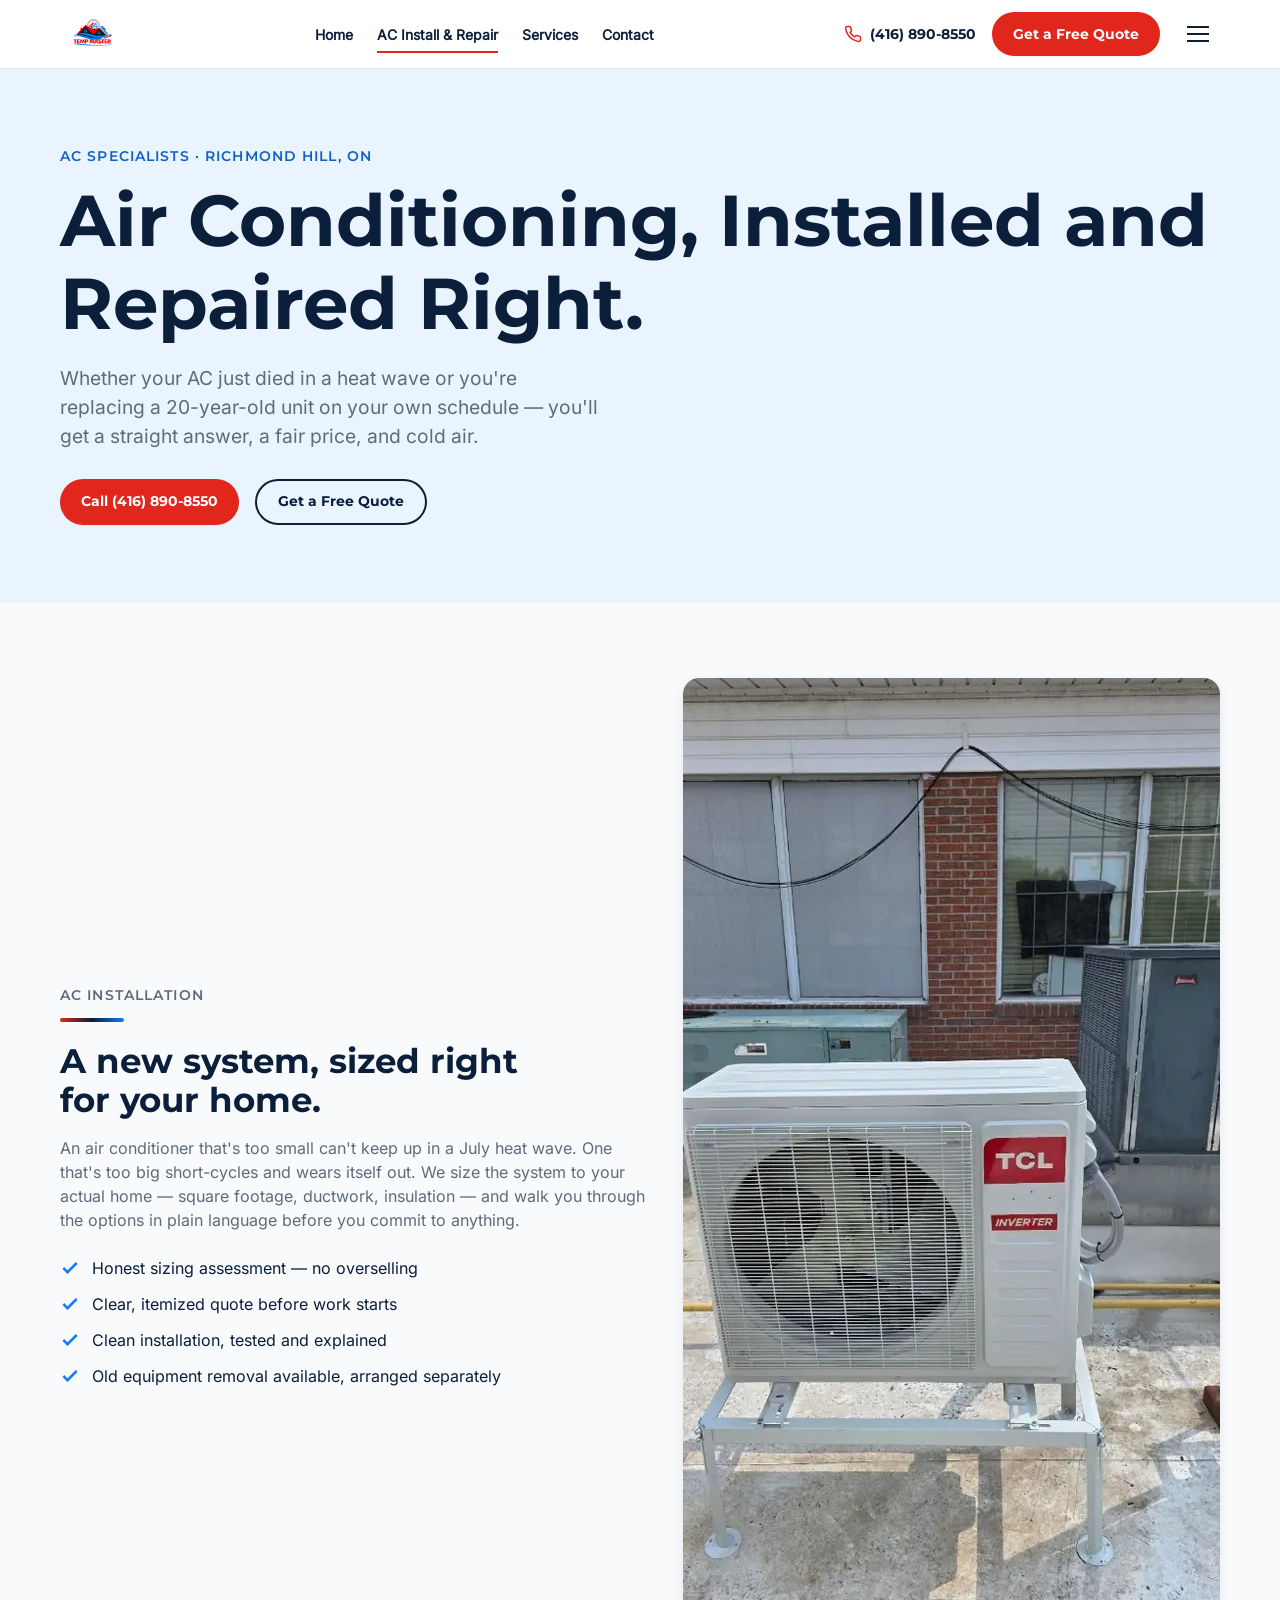
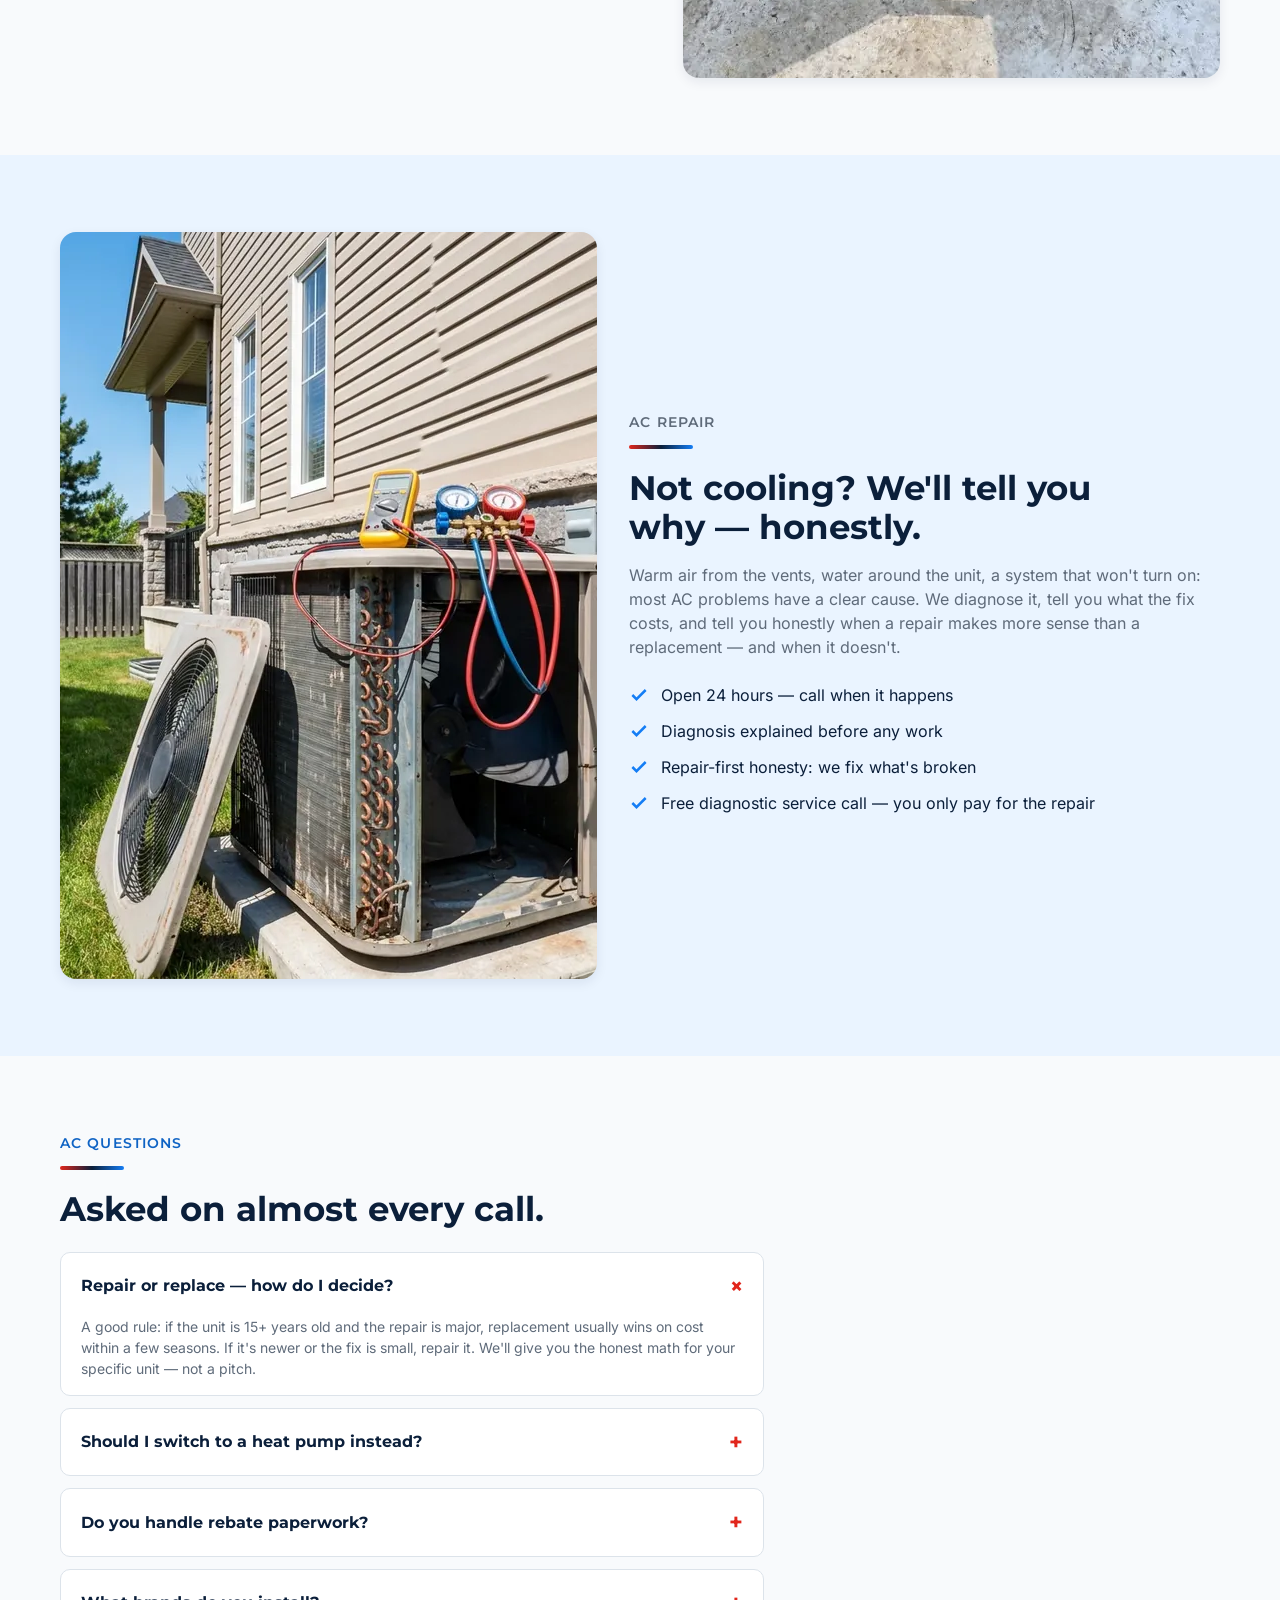
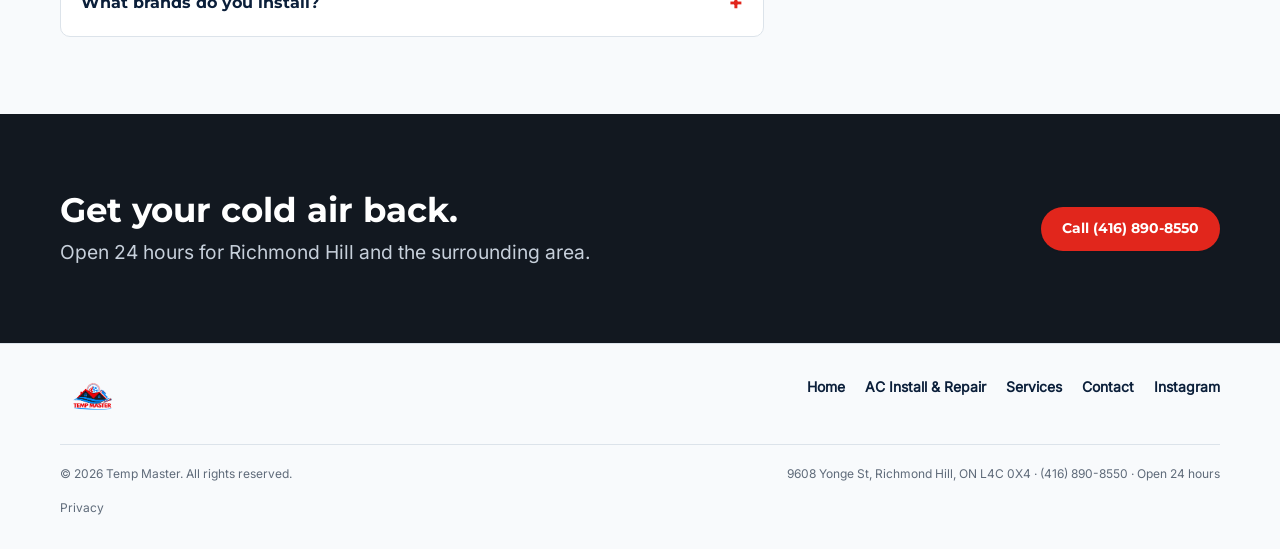
<file: site/ac-installation-repair/index.html>
<!doctype html>
<html lang="en">
<head>
<meta charset="utf-8">
<meta name="viewport" content="width=device-width, initial-scale=1">
<title>AC Installation &amp; Repair Richmond Hill | Temp Master</title>
<meta name="description" content="Central AC installation and repair in Richmond Hill, ON. Open 24 hours, honest diagnosis, fair quotes. Call Temp Master at (416) 890-8550.">
<link rel="stylesheet" href="../shared/tokens.css">
<link rel="stylesheet" href="../shared/base.css">
<link rel="stylesheet" href="style.css">
</head>
<body>

<header class="site-header" id="site-header">
  <div class="container site-header__row">
    <a class="brand" href="../" aria-label="Temp Master — home">
      <img src="../assets/images/logo.png" alt="Temp Master logo" width="66" height="44">
    </a>
    <nav class="primary-nav" aria-label="Primary">
      <ul>
        <li><a href="../">Home</a></li>
        <li><a href="./" aria-current="page">AC Install &amp; Repair</a></li>
        <li><a href="../services/">Services</a></li>
        <li><a href="../contact/">Contact</a></li>
      </ul>
    </nav>
    <div class="site-header__actions">
      <a class="phone-link" href="tel:+14168908550" aria-label="Call (416) 890-8550">
        <svg width="18" height="18" viewBox="0 0 24 24" fill="none" stroke="currentColor" stroke-width="2" aria-hidden="true"><path d="M22 16.92v3a2 2 0 0 1-2.18 2 19.79 19.79 0 0 1-8.63-3.07 19.5 19.5 0 0 1-6-6 19.79 19.79 0 0 1-3.07-8.67A2 2 0 0 1 4.11 2h3a2 2 0 0 1 2 1.72c.127.96.361 1.903.7 2.81a2 2 0 0 1-.45 2.11L8.09 9.91a16 16 0 0 0 6 6l1.27-1.27a2 2 0 0 1 2.11-.45c.907.339 1.85.573 2.81.7A2 2 0 0 1 22 16.92z"/></svg>
        <span class="phone-link__text">(416) 890-8550</span>
      </a>
      <a class="btn btn--primary site-header__cta" href="../contact/">Get a Free Quote</a>
      <button class="hamburger" aria-expanded="false" aria-controls="mobile-nav" aria-label="Open menu">
        <span></span><span></span><span></span>
      </button>
    </div>
  </div>
</header>

<div class="mobile-nav" id="mobile-nav">
  <div class="mobile-nav__backdrop" data-nav-close></div>
  <nav class="mobile-nav__panel" aria-label="Mobile">
    <ul>
      <li><a href="../" data-nav-close>Home</a></li>
      <li><a href="./" data-nav-close>AC Install &amp; Repair</a></li>
      <li><a href="../services/" data-nav-close>Services</a></li>
      <li><a href="../contact/" data-nav-close>Contact</a></li>
    </ul>
    <a class="btn btn--primary" href="tel:+14168908550">Call (416) 890-8550</a>
  </nav>
</div>

<main>

  <section class="section section--hero section--hero-sub" id="hero">
    <div class="container">
      <p class="eyebrow">AC Specialists &middot; Richmond Hill, ON</p>
      <h1>Air Conditioning, Installed and Repaired Right.</h1>
      <p class="hero__lede">Whether your AC just died in a heat wave or you're replacing a 20-year-old unit on your own schedule — you'll get a straight answer, a fair price, and cold air.</p>
      <div class="hero__actions">
        <a class="btn btn--primary" href="tel:+14168908550">Call (416) 890-8550</a>
        <a class="btn btn--outline" href="../contact/">Get a Free Quote</a>
      </div>
    </div>
  </section>

  <section class="section section--services" id="install">
    <div class="container split-grid">
      <div>
        <p class="eyebrow">AC Installation</p>
        <div class="rule" aria-hidden="true"></div>
        <h2>A new system, sized right for your home.</h2>
        <p>An air conditioner that's too small can't keep up in a July heat wave. One that's too big short-cycles and wears itself out. We size the system to your actual home — square footage, ductwork, insulation — and walk you through the options in plain language before you commit to anything.</p>
        <ul class="check-list">
          <li>Honest sizing assessment — no overselling</li>
          <li>Clear, itemized quote before work starts</li>
          <li>Clean installation, tested and explained</li>
          <li>Old equipment removal available, arranged separately</li>
        </ul>
      </div>
      <img src="../assets/images/gallery-ductless-condenser.webp" alt="Newly installed ductless mini-split outdoor condenser" width="750" height="1000" loading="lazy">
    </div>
  </section>

  <section class="section section--services section--alt" id="repair">
    <div class="container split-grid split-grid--flip">
      <div>
        <p class="eyebrow">AC Repair</p>
        <div class="rule" aria-hidden="true"></div>
        <h2>Not cooling? We'll tell you why — honestly.</h2>
        <p>Warm air from the vents, water around the unit, a system that won't turn on: most AC problems have a clear cause. We diagnose it, tell you what the fix costs, and tell you honestly when a repair makes more sense than a replacement — and when it doesn't.</p>
        <ul class="check-list">
          <li>Open 24 hours — call when it happens</li>
          <li>Diagnosis explained before any work</li>
          <li>Repair-first honesty: we fix what's broken</li>
          <li>Free diagnostic service call — you only pay for the repair</li>
        </ul>
      </div>
      <img src="../assets/images/ac-repair.webp" alt="Central air conditioner condenser with service panel open, gauges attached for diagnosis" width="1000" height="747" loading="lazy">
    </div>
  </section>

  <section class="section section--faq" id="faq">
    <div class="container">
      <p class="eyebrow">AC Questions</p>
      <div class="rule" aria-hidden="true"></div>
      <h2>Asked on almost every call.</h2>
      <div class="faq-list">
        <details data-accordion open>
          <summary>Repair or replace — how do I decide?</summary>
          <p>A good rule: if the unit is 15+ years old and the repair is major, replacement usually wins on cost within a few seasons. If it's newer or the fix is small, repair it. We'll give you the honest math for your specific unit — not a pitch.</p>
        </details>
        <details data-accordion>
          <summary>Should I switch to a heat pump instead?</summary>
          <p>Sometimes — heat pumps cool like an AC and heat efficiently in the shoulder seasons, and rebates can offset the higher upfront cost. It depends on your home and your heating setup. Ask when you call; we install both, so we have no reason to push one over the other.</p>
        </details>
        <details data-accordion>
          <summary>Do you handle rebate paperwork?</summary>
          <p>Ask when you call — rebate programs change often, and we'll tell you honestly what's available and how it applies to your job.</p>
        </details>
        <details data-accordion>
          <summary>What brands do you install?</summary>
          <p>We install trusted, widely available equipment — not locked into pushing one brand regardless of what fits your home. Ask when you call and we'll walk you through the options.</p>
        </details>
      </div>
    </div>
  </section>

  <section class="section section--cta" id="cta">
    <div class="container cta__inner">
      <div>
        <h2>Get your cold air back.</h2>
        <p>Open 24 hours for Richmond Hill and the surrounding area.</p>
      </div>
      <a class="btn btn--primary" href="tel:+14168908550">Call (416) 890-8550</a>
    </div>
  </section>

</main>

<footer class="section--footer site-footer">
  <div class="container">
    <div class="site-footer__grid">
      <a class="brand" href="../" aria-label="Temp Master — home">
        <img src="../assets/images/logo.png" alt="Temp Master logo" width="54" height="36">
      </a>
      <nav aria-label="Footer">
        <ul>
          <li><a href="../">Home</a></li>
          <li><a href="./">AC Install &amp; Repair</a></li>
          <li><a href="../services/">Services</a></li>
          <li><a href="../contact/">Contact</a></li>
          <li><a href="https://www.instagram.com/tmp.master" rel="noopener">Instagram</a></li>
        </ul>
      </nav>
    </div>
    <div class="site-footer__bottom">
      <span>&copy; 2026 Temp Master. All rights reserved.</span>
      <span>9608 Yonge St, Richmond Hill, ON L4C 0X4 &middot; <a href="tel:+14168908550">(416) 890-8550</a> &middot; Open 24 hours</span>
    </div>
    <p class="footer-privacy-link"><a href="../privacy/">Privacy</a></p>
  </div>
</footer>

<div class="call-bar" aria-label="Quick actions">
  <a class="call-bar__call" href="tel:+14168908550">Call Now</a>
  <a class="call-bar__directions" href="https://share.google/TIExO6qEW4nz1Eo8L" rel="noopener">Directions</a>
</div>

<script src="../shared/main.js" defer></script>
<script src="script.js" defer></script>
</body>
</html>
</file>
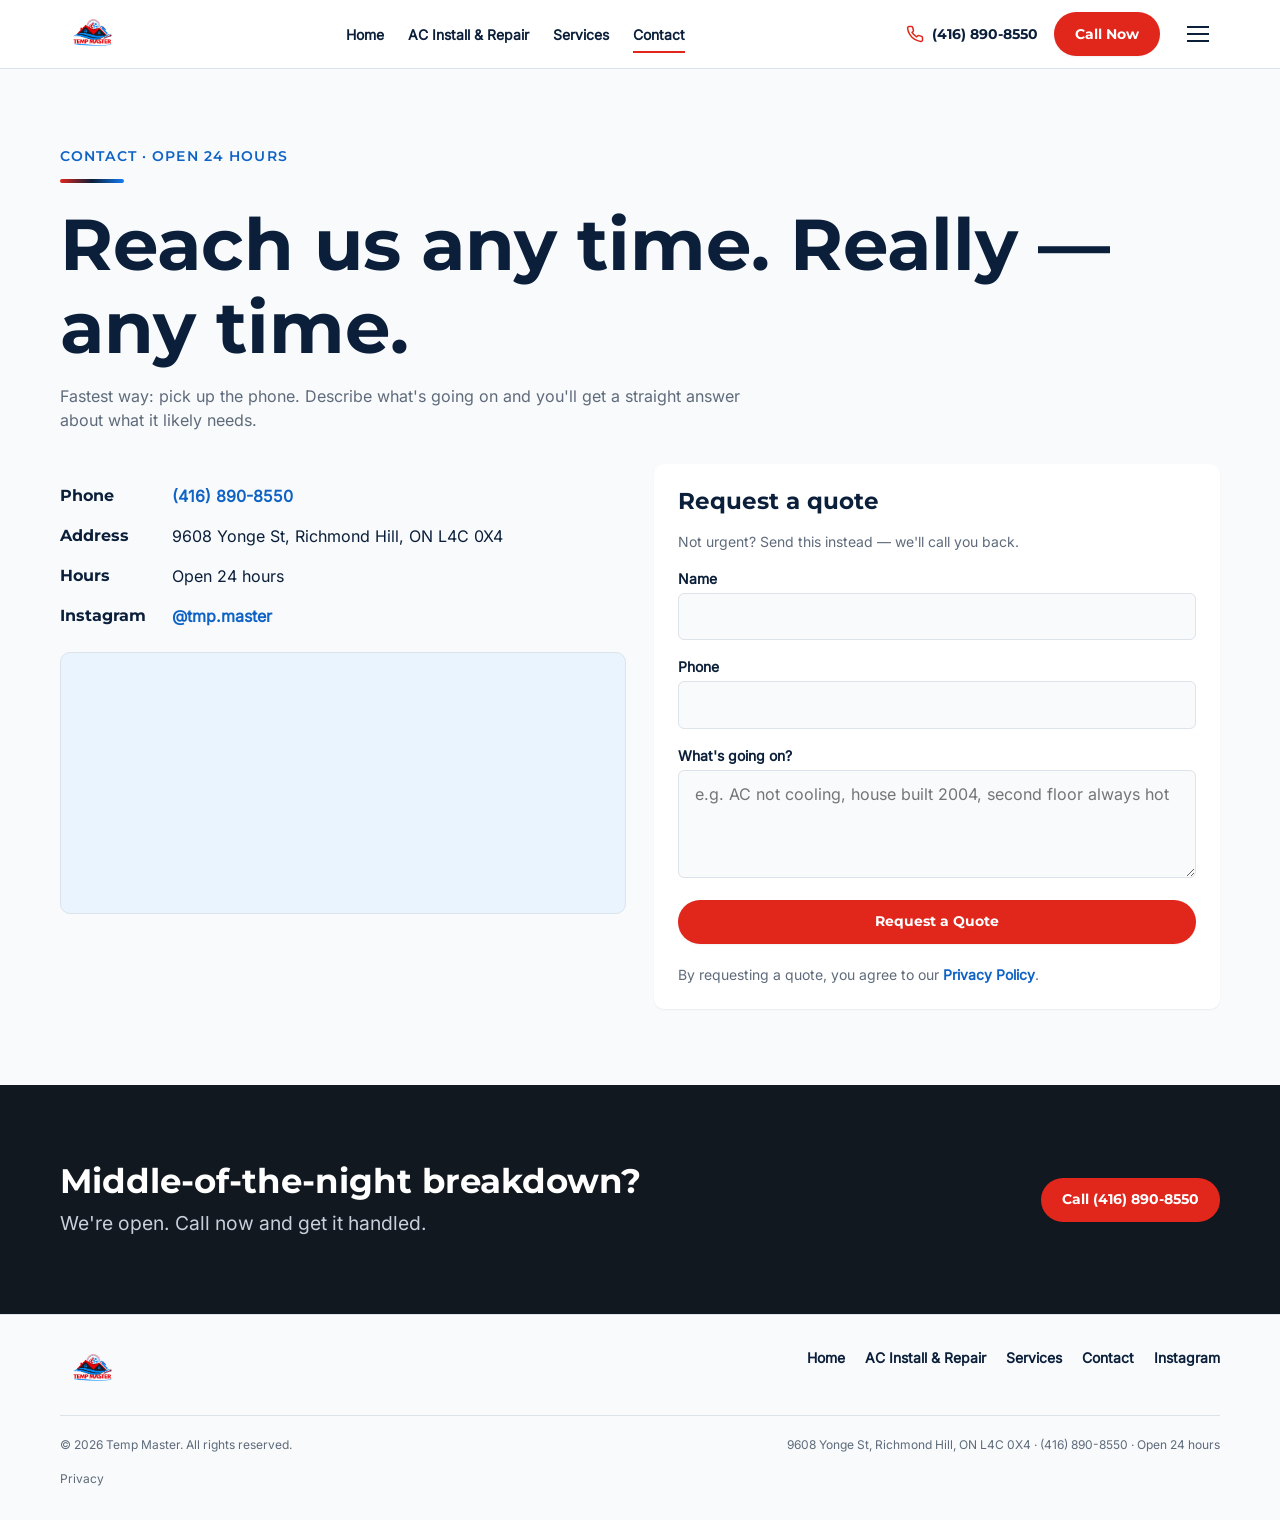
<file: site/contact/index.html>
<!doctype html>
<html lang="en">
<head>
<meta charset="utf-8">
<meta name="viewport" content="width=device-width, initial-scale=1">
<title>Contact Temp Master — HVAC in Richmond Hill, Open 24 Hours</title>
<meta name="description" content="Call Temp Master at (416) 890-8550 — open 24 hours at 9608 Yonge St, Richmond Hill, ON. AC repair, installation, and all HVAC services.">
<link rel="stylesheet" href="../shared/tokens.css">
<link rel="stylesheet" href="../shared/base.css">
<link rel="stylesheet" href="style.css">
</head>
<body>

<header class="site-header" id="site-header">
  <div class="container site-header__row">
    <a class="brand" href="../" aria-label="Temp Master — home">
      <img src="../assets/images/logo.png" alt="Temp Master logo" width="66" height="44">
    </a>
    <nav class="primary-nav" aria-label="Primary">
      <ul>
        <li><a href="../">Home</a></li>
        <li><a href="../ac-installation-repair/">AC Install &amp; Repair</a></li>
        <li><a href="../services/">Services</a></li>
        <li><a href="./" aria-current="page">Contact</a></li>
      </ul>
    </nav>
    <div class="site-header__actions">
      <a class="phone-link" href="tel:+14168908550" aria-label="Call (416) 890-8550">
        <svg width="18" height="18" viewBox="0 0 24 24" fill="none" stroke="currentColor" stroke-width="2" aria-hidden="true"><path d="M22 16.92v3a2 2 0 0 1-2.18 2 19.79 19.79 0 0 1-8.63-3.07 19.5 19.5 0 0 1-6-6 19.79 19.79 0 0 1-3.07-8.67A2 2 0 0 1 4.11 2h3a2 2 0 0 1 2 1.72c.127.96.361 1.903.7 2.81a2 2 0 0 1-.45 2.11L8.09 9.91a16 16 0 0 0 6 6l1.27-1.27a2 2 0 0 1 2.11-.45c.907.339 1.85.573 2.81.7A2 2 0 0 1 22 16.92z"/></svg>
        <span class="phone-link__text">(416) 890-8550</span>
      </a>
      <a class="btn btn--primary site-header__cta" href="tel:+14168908550">Call Now</a>
      <button class="hamburger" aria-expanded="false" aria-controls="mobile-nav" aria-label="Open menu">
        <span></span><span></span><span></span>
      </button>
    </div>
  </div>
</header>

<div class="mobile-nav" id="mobile-nav">
  <div class="mobile-nav__backdrop" data-nav-close></div>
  <nav class="mobile-nav__panel" aria-label="Mobile">
    <ul>
      <li><a href="../" data-nav-close>Home</a></li>
      <li><a href="../ac-installation-repair/" data-nav-close>AC Install &amp; Repair</a></li>
      <li><a href="../services/" data-nav-close>Services</a></li>
      <li><a href="./" data-nav-close>Contact</a></li>
    </ul>
    <a class="btn btn--primary" href="tel:+14168908550">Call (416) 890-8550</a>
  </nav>
</div>

<main>

  <section class="section section--contact" id="contact">
    <div class="container">
      <p class="eyebrow">Contact &middot; Open 24 Hours</p>
      <div class="rule" aria-hidden="true"></div>
      <h1>Reach us any time. Really — any time.</h1>
      <p class="section-lede">Fastest way: pick up the phone. Describe what's going on and you'll get a straight answer about what it likely needs.</p>

      <div class="contact-grid">
        <div>
          <ul class="contact-facts">
            <li><strong>Phone</strong> <a href="tel:+14168908550">(416) 890-8550</a></li>
            <li><strong>Address</strong> 9608 Yonge St, Richmond Hill, ON L4C 0X4</li>
            <li><strong>Hours</strong> Open 24 hours</li>
            <li><strong>Instagram</strong> <a href="https://www.instagram.com/tmp.master" rel="noopener">@tmp.master</a></li>
          </ul>
          <div class="map-embed" data-map-slot>
            <iframe src="https://maps.google.com/maps?q=Temp%20Master%2C%209608%20Yonge%20St%2C%20Richmond%20Hill%2C%20ON%20L4C%200X4&output=embed"
                    title="Map to Temp Master, 9608 Yonge St, Richmond Hill" loading="lazy"
                    referrerpolicy="no-referrer-when-downgrade" allowfullscreen></iframe>
          </div>
        </div>

        <form class="contact-form" data-quote-form>
          <h2>Request a quote</h2>
          <p>Not urgent? Send this instead — we'll call you back.</p>
          <div><label for="q-name">Name</label><input id="q-name" name="name" type="text" autocomplete="name" required></div>
          <div><label for="q-phone">Phone</label><input id="q-phone" name="phone" type="tel" autocomplete="tel" required></div>
          <div><label for="q-issue">What's going on?</label><textarea id="q-issue" name="message" rows="4" placeholder="e.g. AC not cooling, house built 2004, second floor always hot"></textarea></div>
          <button class="btn btn--primary" type="submit">Request a Quote</button>
          <p class="form-consent">By requesting a quote, you agree to our <a href="../privacy/">Privacy Policy</a>.</p>
        </form>
      </div>
    </div>
  </section>

  <section class="section section--cta" id="cta">
    <div class="container cta__inner">
      <div>
        <h2>Middle-of-the-night breakdown?</h2>
        <p>We're open. Call now and get it handled.</p>
      </div>
      <a class="btn btn--primary" href="tel:+14168908550">Call (416) 890-8550</a>
    </div>
  </section>

</main>

<footer class="section--footer site-footer">
  <div class="container">
    <div class="site-footer__grid">
      <a class="brand" href="../" aria-label="Temp Master — home">
        <img src="../assets/images/logo.png" alt="Temp Master logo" width="54" height="36">
      </a>
      <nav aria-label="Footer">
        <ul>
          <li><a href="../">Home</a></li>
          <li><a href="../ac-installation-repair/">AC Install &amp; Repair</a></li>
          <li><a href="../services/">Services</a></li>
          <li><a href="./">Contact</a></li>
          <li><a href="https://www.instagram.com/tmp.master" rel="noopener">Instagram</a></li>
        </ul>
      </nav>
    </div>
    <div class="site-footer__bottom">
      <span>&copy; 2026 Temp Master. All rights reserved.</span>
      <span>9608 Yonge St, Richmond Hill, ON L4C 0X4 &middot; <a href="tel:+14168908550">(416) 890-8550</a> &middot; Open 24 hours</span>
    </div>
    <p class="footer-privacy-link"><a href="../privacy/">Privacy</a></p>
  </div>
</footer>

<div class="call-bar" aria-label="Quick actions">
  <a class="call-bar__call" href="tel:+14168908550">Call Now</a>
  <a class="call-bar__directions" href="https://share.google/TIExO6qEW4nz1Eo8L" rel="noopener">Directions</a>
</div>

<script src="../shared/main.js" defer></script>
<script src="script.js" defer></script>
</body>
</html>
</file>
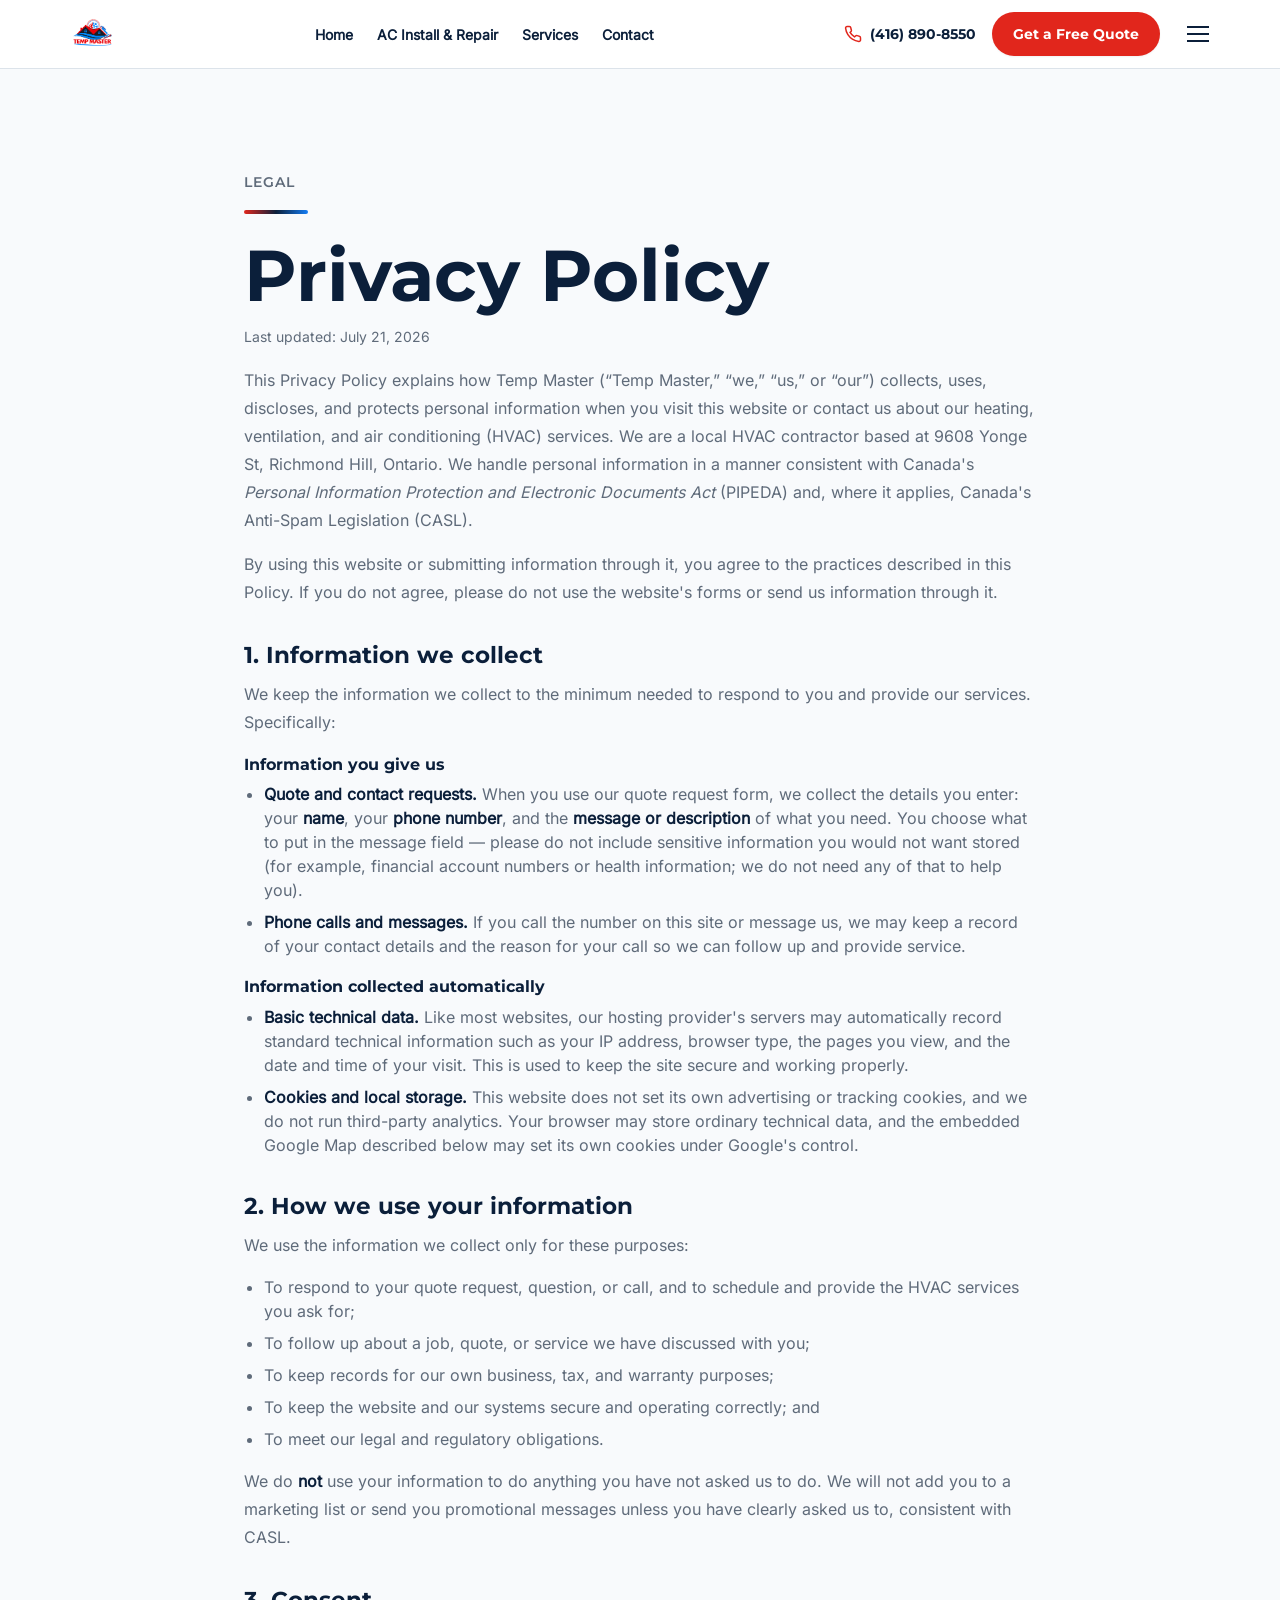
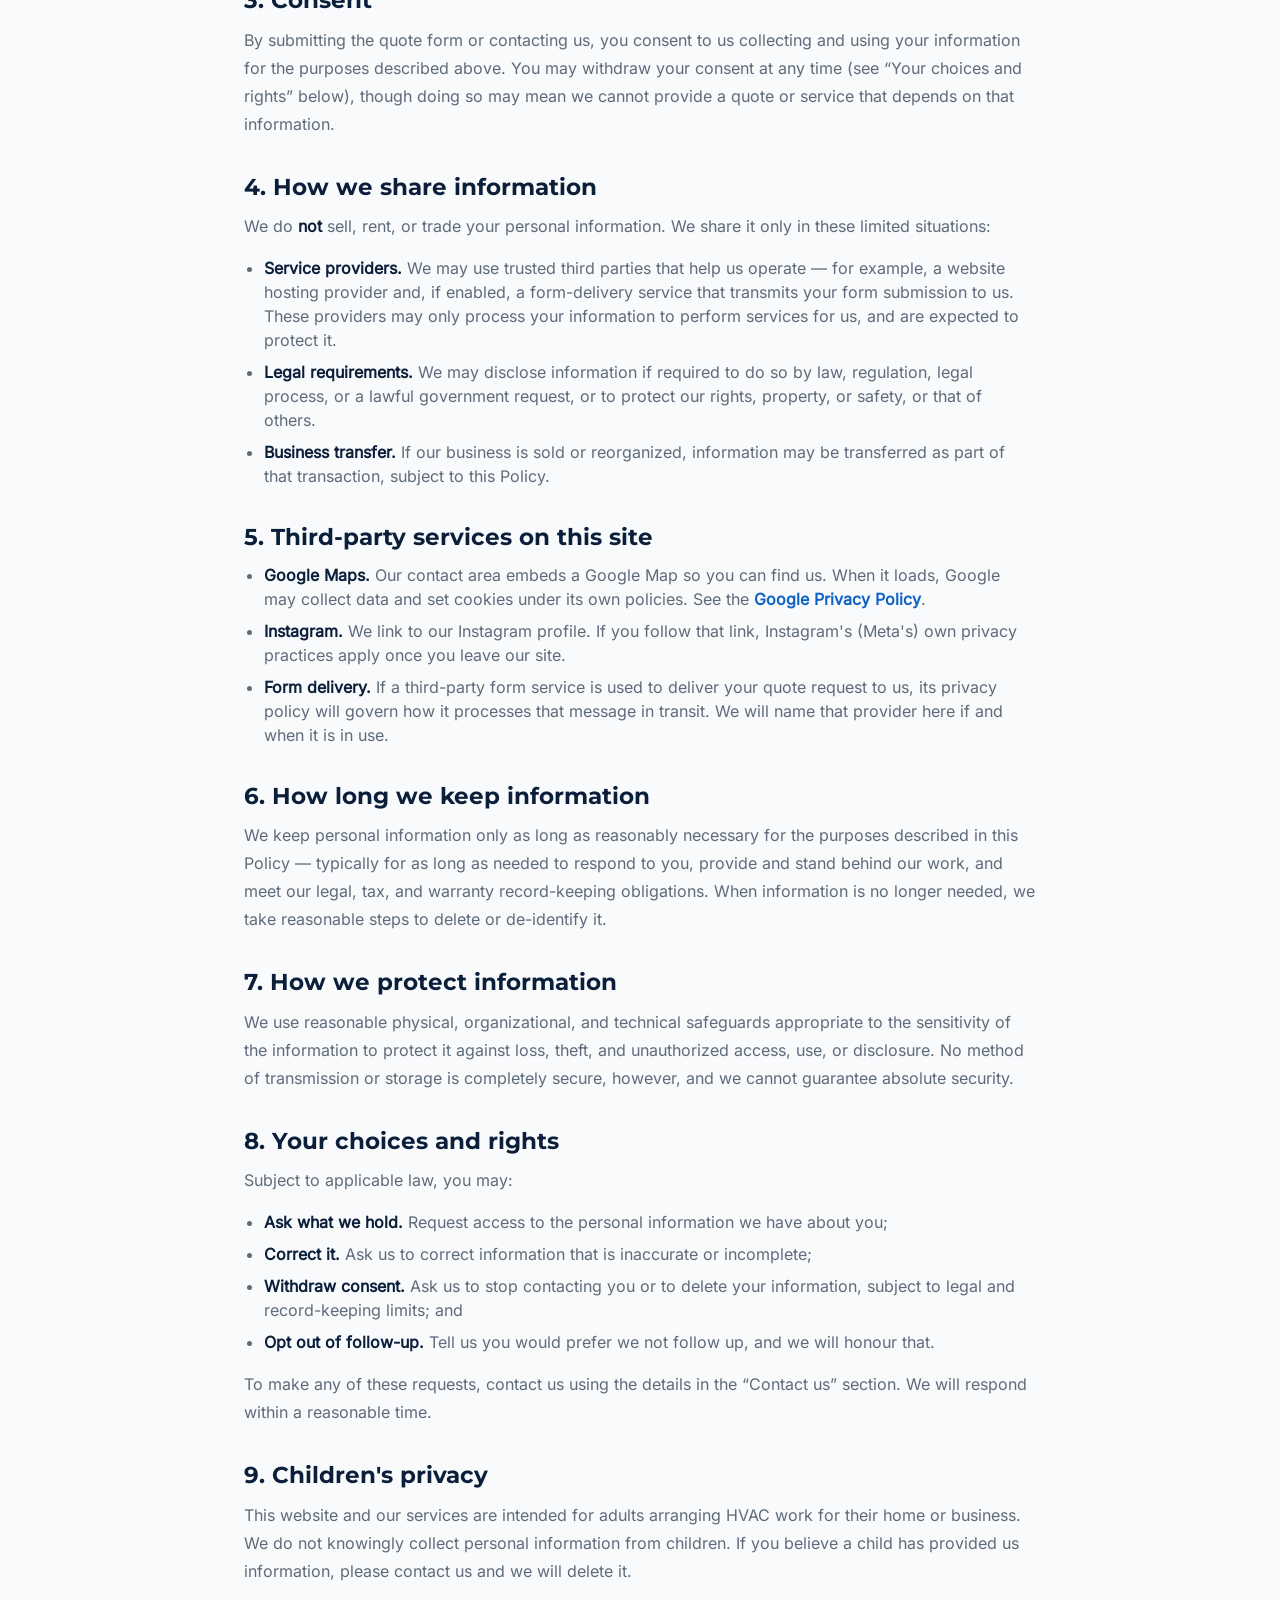
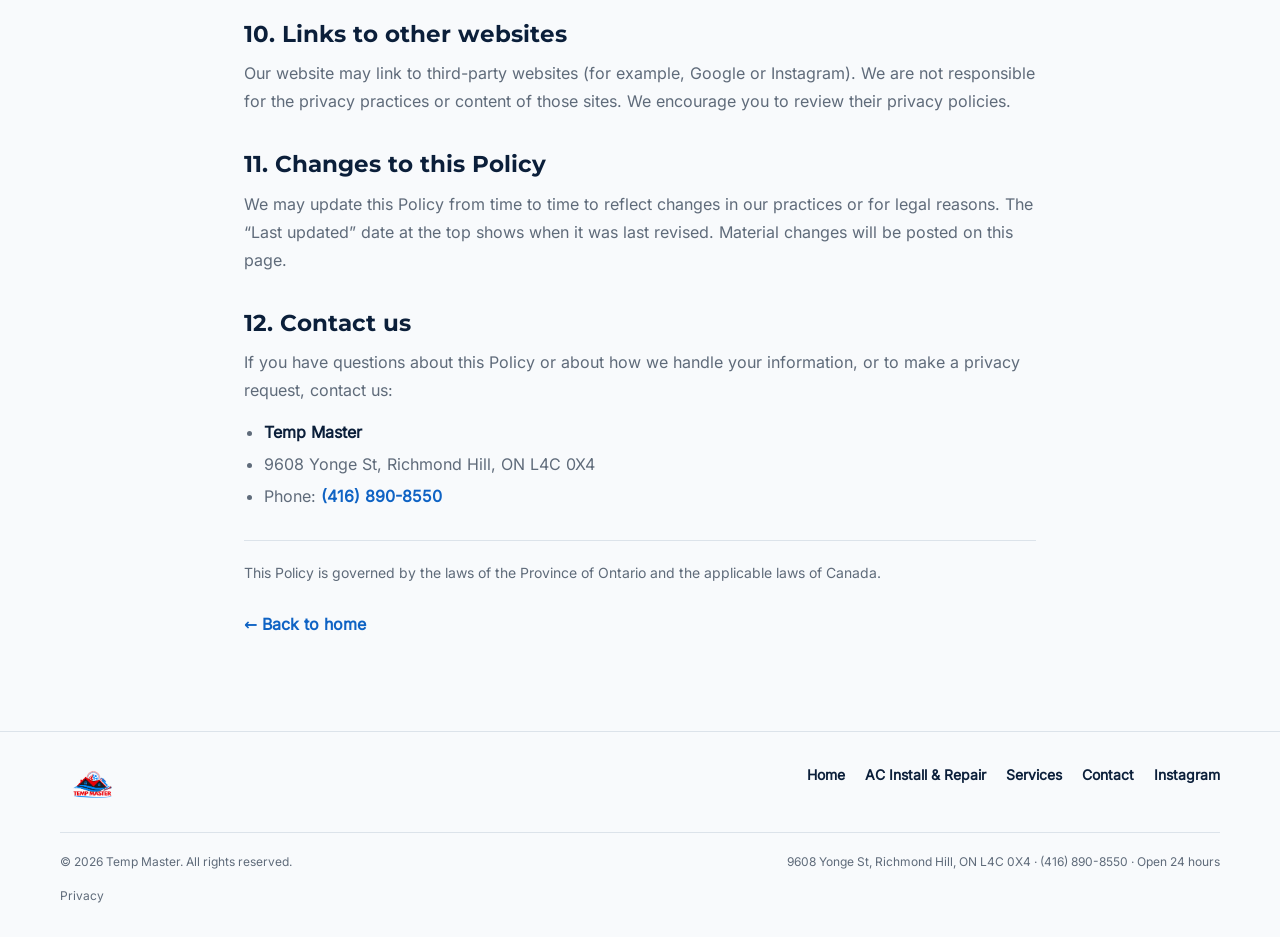
<file: site/privacy/index.html>
<!doctype html>
<html lang="en">
<head>
<meta charset="utf-8">
<meta name="viewport" content="width=device-width, initial-scale=1">
<title>Privacy Policy | Temp Master HVAC</title>
<meta name="description" content="How Temp Master collects, uses, and protects the information you share through this website. Richmond Hill, Ontario.">
<link rel="stylesheet" href="../shared/tokens.css">
<link rel="stylesheet" href="../shared/base.css">
<link rel="stylesheet" href="style.css">
</head>
<body>

<header class="site-header" id="site-header">
  <div class="container site-header__row">
    <a class="brand" href="../" aria-label="Temp Master — home">
      <img src="../assets/images/logo.png" alt="Temp Master logo" width="66" height="44">
    </a>
    <nav class="primary-nav" aria-label="Primary">
      <ul>
        <li><a href="../">Home</a></li>
        <li><a href="../ac-installation-repair/">AC Install &amp; Repair</a></li>
        <li><a href="../services/">Services</a></li>
        <li><a href="../contact/">Contact</a></li>
      </ul>
    </nav>
    <div class="site-header__actions">
      <a class="phone-link" href="tel:+14168908550" aria-label="Call (416) 890-8550">
        <svg width="18" height="18" viewBox="0 0 24 24" fill="none" stroke="currentColor" stroke-width="2" aria-hidden="true"><path d="M22 16.92v3a2 2 0 0 1-2.18 2 19.79 19.79 0 0 1-8.63-3.07 19.5 19.5 0 0 1-6-6 19.79 19.79 0 0 1-3.07-8.67A2 2 0 0 1 4.11 2h3a2 2 0 0 1 2 1.72c.127.96.361 1.903.7 2.81a2 2 0 0 1-.45 2.11L8.09 9.91a16 16 0 0 0 6 6l1.27-1.27a2 2 0 0 1 2.11-.45c.907.339 1.85.573 2.81.7A2 2 0 0 1 22 16.92z"/></svg>
        <span class="phone-link__text">(416) 890-8550</span>
      </a>
      <a class="btn btn--primary site-header__cta" href="../contact/">Get a Free Quote</a>
      <button class="hamburger" aria-expanded="false" aria-controls="mobile-nav" aria-label="Open menu">
        <span></span><span></span><span></span>
      </button>
    </div>
  </div>
</header>

<div class="mobile-nav" id="mobile-nav">
  <div class="mobile-nav__backdrop" data-nav-close></div>
  <nav class="mobile-nav__panel" aria-label="Mobile">
    <ul>
      <li><a href="../" data-nav-close>Home</a></li>
      <li><a href="../ac-installation-repair/" data-nav-close>AC Install &amp; Repair</a></li>
      <li><a href="../services/" data-nav-close>Services</a></li>
      <li><a href="../contact/" data-nav-close>Contact</a></li>
    </ul>
    <a class="btn btn--primary" href="tel:+14168908550">Call (416) 890-8550</a>
  </nav>
</div>

<main>
  <section class="section legal">
    <div class="container legal__container">
      <p class="eyebrow">Legal</p>
      <div class="rule" aria-hidden="true"></div>
      <h1>Privacy Policy</h1>
      <p class="legal__updated">Last updated: July 21, 2026</p>

      <p>This Privacy Policy explains how Temp Master (&ldquo;Temp Master,&rdquo; &ldquo;we,&rdquo; &ldquo;us,&rdquo; or &ldquo;our&rdquo;) collects, uses, discloses, and protects personal information when you visit this website or contact us about our heating, ventilation, and air conditioning (HVAC) services. We are a local HVAC contractor based at 9608 Yonge St, Richmond Hill, Ontario. We handle personal information in a manner consistent with Canada's <em>Personal Information Protection and Electronic Documents Act</em> (PIPEDA) and, where it applies, Canada's Anti-Spam Legislation (CASL).</p>

      <p>By using this website or submitting information through it, you agree to the practices described in this Policy. If you do not agree, please do not use the website's forms or send us information through it.</p>

      <h2>1. Information we collect</h2>
      <p>We keep the information we collect to the minimum needed to respond to you and provide our services. Specifically:</p>
      <h3>Information you give us</h3>
      <ul>
        <li><strong>Quote and contact requests.</strong> When you use our quote request form, we collect the details you enter: your <strong>name</strong>, your <strong>phone number</strong>, and the <strong>message or description</strong> of what you need. You choose what to put in the message field &mdash; please do not include sensitive information you would not want stored (for example, financial account numbers or health information; we do not need any of that to help you).</li>
        <li><strong>Phone calls and messages.</strong> If you call the number on this site or message us, we may keep a record of your contact details and the reason for your call so we can follow up and provide service.</li>
      </ul>
      <h3>Information collected automatically</h3>
      <ul>
        <li><strong>Basic technical data.</strong> Like most websites, our hosting provider's servers may automatically record standard technical information such as your IP address, browser type, the pages you view, and the date and time of your visit. This is used to keep the site secure and working properly.</li>
        <li><strong>Cookies and local storage.</strong> This website does not set its own advertising or tracking cookies, and we do not run third-party analytics. Your browser may store ordinary technical data, and the embedded Google Map described below may set its own cookies under Google's control.</li>
      </ul>

      <h2>2. How we use your information</h2>
      <p>We use the information we collect only for these purposes:</p>
      <ul>
        <li>To respond to your quote request, question, or call, and to schedule and provide the HVAC services you ask for;</li>
        <li>To follow up about a job, quote, or service we have discussed with you;</li>
        <li>To keep records for our own business, tax, and warranty purposes;</li>
        <li>To keep the website and our systems secure and operating correctly; and</li>
        <li>To meet our legal and regulatory obligations.</li>
      </ul>
      <p>We do <strong>not</strong> use your information to do anything you have not asked us to do. We will not add you to a marketing list or send you promotional messages unless you have clearly asked us to, consistent with CASL.</p>

      <h2>3. Consent</h2>
      <p>By submitting the quote form or contacting us, you consent to us collecting and using your information for the purposes described above. You may withdraw your consent at any time (see &ldquo;Your choices and rights&rdquo; below), though doing so may mean we cannot provide a quote or service that depends on that information.</p>

      <h2>4. How we share information</h2>
      <p>We do <strong>not</strong> sell, rent, or trade your personal information. We share it only in these limited situations:</p>
      <ul>
        <li><strong>Service providers.</strong> We may use trusted third parties that help us operate &mdash; for example, a website hosting provider and, if enabled, a form-delivery service that transmits your form submission to us. These providers may only process your information to perform services for us, and are expected to protect it.</li>
        <li><strong>Legal requirements.</strong> We may disclose information if required to do so by law, regulation, legal process, or a lawful government request, or to protect our rights, property, or safety, or that of others.</li>
        <li><strong>Business transfer.</strong> If our business is sold or reorganized, information may be transferred as part of that transaction, subject to this Policy.</li>
      </ul>

      <h2>5. Third-party services on this site</h2>
      <ul>
        <li><strong>Google Maps.</strong> Our contact area embeds a Google Map so you can find us. When it loads, Google may collect data and set cookies under its own policies. See the <a href="https://policies.google.com/privacy" rel="noopener" target="_blank">Google Privacy Policy</a>.</li>
        <li><strong>Instagram.</strong> We link to our Instagram profile. If you follow that link, Instagram's (Meta's) own privacy practices apply once you leave our site.</li>
        <li><strong>Form delivery.</strong> If a third-party form service is used to deliver your quote request to us, its privacy policy will govern how it processes that message in transit. We will name that provider here if and when it is in use.</li>
      </ul>

      <h2>6. How long we keep information</h2>
      <p>We keep personal information only as long as reasonably necessary for the purposes described in this Policy &mdash; typically for as long as needed to respond to you, provide and stand behind our work, and meet our legal, tax, and warranty record-keeping obligations. When information is no longer needed, we take reasonable steps to delete or de-identify it.</p>

      <h2>7. How we protect information</h2>
      <p>We use reasonable physical, organizational, and technical safeguards appropriate to the sensitivity of the information to protect it against loss, theft, and unauthorized access, use, or disclosure. No method of transmission or storage is completely secure, however, and we cannot guarantee absolute security.</p>

      <h2>8. Your choices and rights</h2>
      <p>Subject to applicable law, you may:</p>
      <ul>
        <li><strong>Ask what we hold.</strong> Request access to the personal information we have about you;</li>
        <li><strong>Correct it.</strong> Ask us to correct information that is inaccurate or incomplete;</li>
        <li><strong>Withdraw consent.</strong> Ask us to stop contacting you or to delete your information, subject to legal and record-keeping limits; and</li>
        <li><strong>Opt out of follow-up.</strong> Tell us you would prefer we not follow up, and we will honour that.</li>
      </ul>
      <p>To make any of these requests, contact us using the details in the &ldquo;Contact us&rdquo; section. We will respond within a reasonable time.</p>

      <h2>9. Children's privacy</h2>
      <p>This website and our services are intended for adults arranging HVAC work for their home or business. We do not knowingly collect personal information from children. If you believe a child has provided us information, please contact us and we will delete it.</p>

      <h2>10. Links to other websites</h2>
      <p>Our website may link to third-party websites (for example, Google or Instagram). We are not responsible for the privacy practices or content of those sites. We encourage you to review their privacy policies.</p>

      <h2>11. Changes to this Policy</h2>
      <p>We may update this Policy from time to time to reflect changes in our practices or for legal reasons. The &ldquo;Last updated&rdquo; date at the top shows when it was last revised. Material changes will be posted on this page.</p>

      <h2>12. Contact us</h2>
      <p>If you have questions about this Policy or about how we handle your information, or to make a privacy request, contact us:</p>
      <ul>
        <li><strong>Temp Master</strong></li>
        <li>9608 Yonge St, Richmond Hill, ON L4C 0X4</li>
        <li>Phone: <a href="tel:+14168908550">(416) 890-8550</a></li>
      </ul>

      <p class="legal__governing">This Policy is governed by the laws of the Province of Ontario and the applicable laws of Canada.</p>

      <p class="legal__back"><a href="../">&larr; Back to home</a></p>
    </div>
  </section>
</main>

<footer class="section--footer site-footer">
  <div class="container">
    <div class="site-footer__grid">
      <a class="brand" href="../" aria-label="Temp Master — home">
        <img src="../assets/images/logo.png" alt="Temp Master logo" width="54" height="36">
      </a>
      <nav aria-label="Footer">
        <ul>
          <li><a href="../">Home</a></li>
          <li><a href="../ac-installation-repair/">AC Install &amp; Repair</a></li>
          <li><a href="../services/">Services</a></li>
          <li><a href="../contact/">Contact</a></li>
          <li><a href="https://www.instagram.com/tmp.master" rel="noopener">Instagram</a></li>
        </ul>
      </nav>
    </div>
    <div class="site-footer__bottom">
      <span>&copy; 2026 Temp Master. All rights reserved.</span>
      <span>9608 Yonge St, Richmond Hill, ON L4C 0X4 &middot; <a href="tel:+14168908550">(416) 890-8550</a> &middot; Open 24 hours</span>
    </div>
    <p class="footer-privacy-link"><a href="./">Privacy</a></p>
  </div>
</footer>

<div class="call-bar" aria-label="Quick actions">
  <a class="call-bar__call" href="tel:+14168908550">Call Now</a>
  <a class="call-bar__directions" href="https://share.google/TIExO6qEW4nz1Eo8L" rel="noopener">Directions</a>
</div>

<script src="../shared/main.js" defer></script>
</body>
</html>
</file>
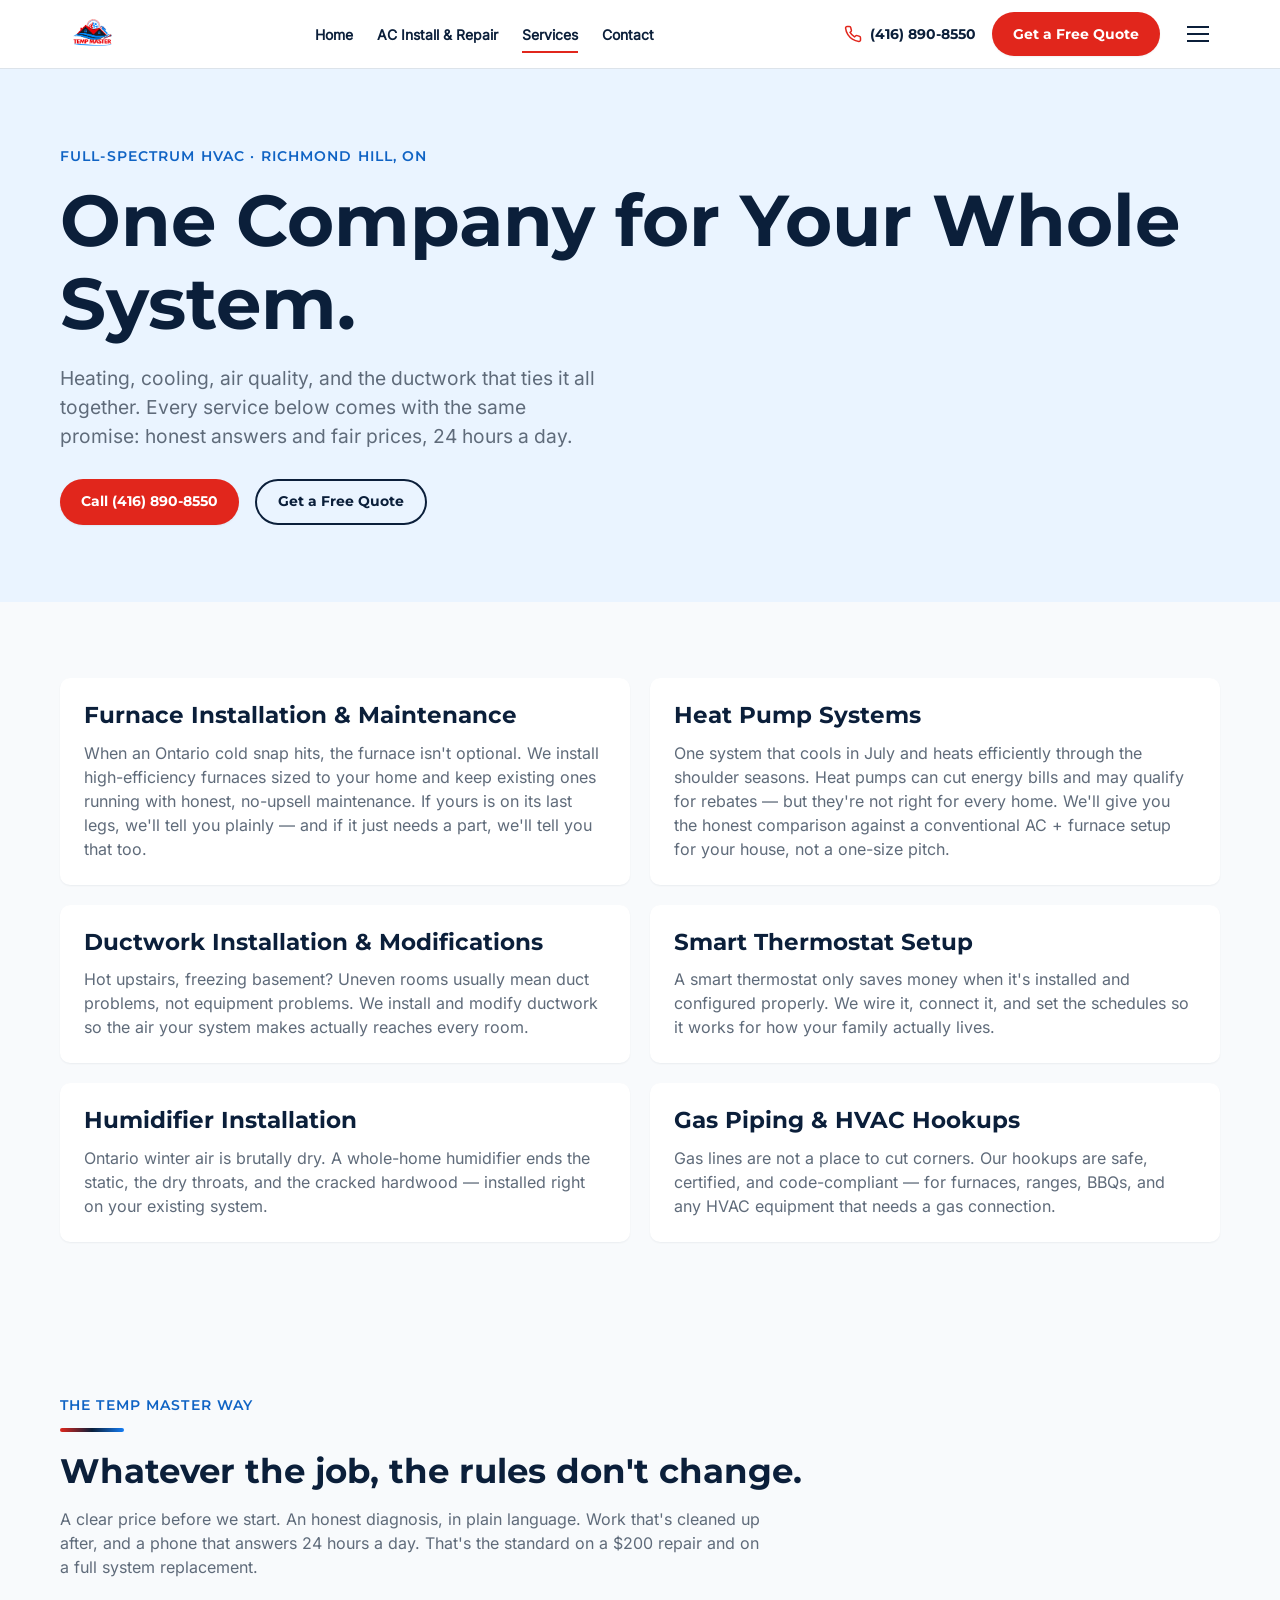
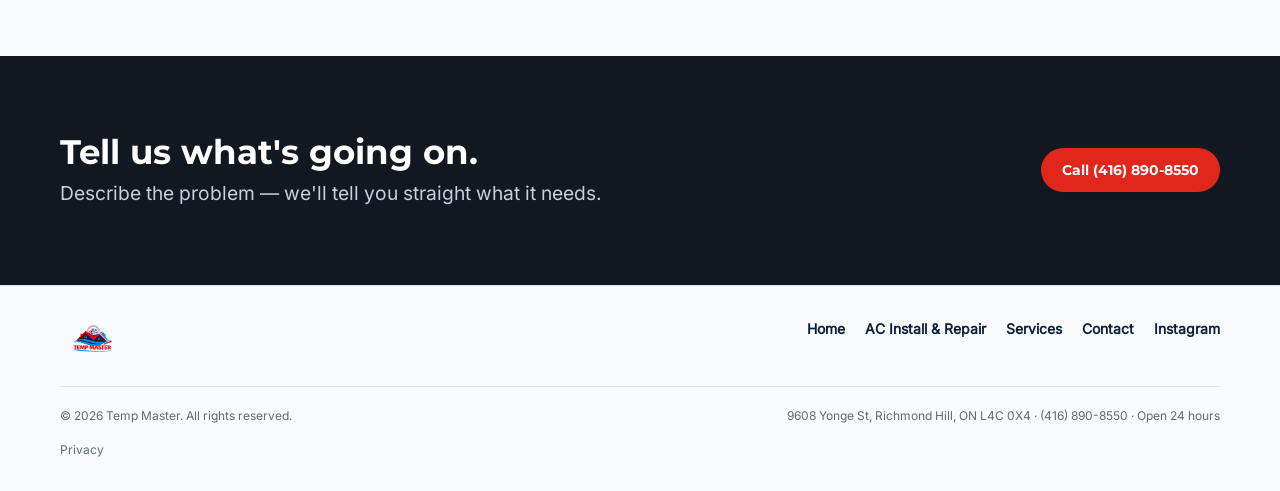
<file: site/services/index.html>
<!doctype html>
<html lang="en">
<head>
<meta charset="utf-8">
<meta name="viewport" content="width=device-width, initial-scale=1">
<title>HVAC Services Richmond Hill — Furnace, Heat Pump, Ductwork | Temp Master</title>
<meta name="description" content="Full-spectrum HVAC in Richmond Hill: furnace installation and maintenance, heat pumps, ductwork, smart thermostats, humidifiers, gas piping. Open 24 hours. (416) 890-8550.">
<link rel="stylesheet" href="../shared/tokens.css">
<link rel="stylesheet" href="../shared/base.css">
<link rel="stylesheet" href="style.css">
</head>
<body>

<header class="site-header" id="site-header">
  <div class="container site-header__row">
    <a class="brand" href="../" aria-label="Temp Master — home">
      <img src="../assets/images/logo.png" alt="Temp Master logo" width="66" height="44">
    </a>
    <nav class="primary-nav" aria-label="Primary">
      <ul>
        <li><a href="../">Home</a></li>
        <li><a href="../ac-installation-repair/">AC Install &amp; Repair</a></li>
        <li><a href="./" aria-current="page">Services</a></li>
        <li><a href="../contact/">Contact</a></li>
      </ul>
    </nav>
    <div class="site-header__actions">
      <a class="phone-link" href="tel:+14168908550" aria-label="Call (416) 890-8550">
        <svg width="18" height="18" viewBox="0 0 24 24" fill="none" stroke="currentColor" stroke-width="2" aria-hidden="true"><path d="M22 16.92v3a2 2 0 0 1-2.18 2 19.79 19.79 0 0 1-8.63-3.07 19.5 19.5 0 0 1-6-6 19.79 19.79 0 0 1-3.07-8.67A2 2 0 0 1 4.11 2h3a2 2 0 0 1 2 1.72c.127.96.361 1.903.7 2.81a2 2 0 0 1-.45 2.11L8.09 9.91a16 16 0 0 0 6 6l1.27-1.27a2 2 0 0 1 2.11-.45c.907.339 1.85.573 2.81.7A2 2 0 0 1 22 16.92z"/></svg>
        <span class="phone-link__text">(416) 890-8550</span>
      </a>
      <a class="btn btn--primary site-header__cta" href="../contact/">Get a Free Quote</a>
      <button class="hamburger" aria-expanded="false" aria-controls="mobile-nav" aria-label="Open menu">
        <span></span><span></span><span></span>
      </button>
    </div>
  </div>
</header>

<div class="mobile-nav" id="mobile-nav">
  <div class="mobile-nav__backdrop" data-nav-close></div>
  <nav class="mobile-nav__panel" aria-label="Mobile">
    <ul>
      <li><a href="../" data-nav-close>Home</a></li>
      <li><a href="../ac-installation-repair/" data-nav-close>AC Install &amp; Repair</a></li>
      <li><a href="./" data-nav-close>Services</a></li>
      <li><a href="../contact/" data-nav-close>Contact</a></li>
    </ul>
    <a class="btn btn--primary" href="tel:+14168908550">Call (416) 890-8550</a>
  </nav>
</div>

<main>

  <section class="section section--hero section--hero-sub" id="hero">
    <div class="container">
      <p class="eyebrow">Full-Spectrum HVAC &middot; Richmond Hill, ON</p>
      <h1>One Company for Your Whole System.</h1>
      <p class="hero__lede">Heating, cooling, air quality, and the ductwork that ties it all together. Every service below comes with the same promise: honest answers and fair prices, 24 hours a day.</p>
      <div class="hero__actions">
        <a class="btn btn--primary" href="tel:+14168908550">Call (416) 890-8550</a>
        <a class="btn btn--outline" href="../contact/">Get a Free Quote</a>
      </div>
    </div>
  </section>

  <section class="section section--services" id="services">
    <div class="container">
      <ul class="service-detail-list">
        <li class="card service-detail">
          <h2>Furnace Installation &amp; Maintenance</h2>
          <p>When an Ontario cold snap hits, the furnace isn't optional. We install high-efficiency furnaces sized to your home and keep existing ones running with honest, no-upsell maintenance. If yours is on its last legs, we'll tell you plainly — and if it just needs a part, we'll tell you that too.</p>
        </li>
        <li class="card service-detail">
          <h2>Heat Pump Systems</h2>
          <p>One system that cools in July and heats efficiently through the shoulder seasons. Heat pumps can cut energy bills and may qualify for rebates — but they're not right for every home. We'll give you the honest comparison against a conventional AC + furnace setup for your house, not a one-size pitch.</p>
        </li>
        <li class="card service-detail">
          <h2>Ductwork Installation &amp; Modifications</h2>
          <p>Hot upstairs, freezing basement? Uneven rooms usually mean duct problems, not equipment problems. We install and modify ductwork so the air your system makes actually reaches every room.</p>
        </li>
        <li class="card service-detail">
          <h2>Smart Thermostat Setup</h2>
          <p>A smart thermostat only saves money when it's installed and configured properly. We wire it, connect it, and set the schedules so it works for how your family actually lives.</p>
        </li>
        <li class="card service-detail">
          <h2>Humidifier Installation</h2>
          <p>Ontario winter air is brutally dry. A whole-home humidifier ends the static, the dry throats, and the cracked hardwood — installed right on your existing system.</p>
        </li>
        <li class="card service-detail">
          <h2>Gas Piping &amp; HVAC Hookups</h2>
          <p>Gas lines are not a place to cut corners. Our hookups are safe, certified, and code-compliant — for furnaces, ranges, BBQs, and any HVAC equipment that needs a gas connection.</p>
        </li>
      </ul>
    </div>
  </section>

  <section class="section section--about" id="about">
    <div class="container">
      <p class="eyebrow">The Temp Master Way</p>
      <div class="rule" aria-hidden="true"></div>
      <h2>Whatever the job, the rules don't change.</h2>
      <p class="section-lede">A clear price before we start. An honest diagnosis, in plain language. Work that's cleaned up after, and a phone that answers 24 hours a day. That's the standard on a $200 repair and on a full system replacement.</p>
    </div>
  </section>

  <section class="section section--cta" id="cta">
    <div class="container cta__inner">
      <div>
        <h2>Tell us what's going on.</h2>
        <p>Describe the problem — we'll tell you straight what it needs.</p>
      </div>
      <a class="btn btn--primary" href="tel:+14168908550">Call (416) 890-8550</a>
    </div>
  </section>

</main>

<footer class="section--footer site-footer">
  <div class="container">
    <div class="site-footer__grid">
      <a class="brand" href="../" aria-label="Temp Master — home">
        <img src="../assets/images/logo.png" alt="Temp Master logo" width="54" height="36">
      </a>
      <nav aria-label="Footer">
        <ul>
          <li><a href="../">Home</a></li>
          <li><a href="../ac-installation-repair/">AC Install &amp; Repair</a></li>
          <li><a href="./">Services</a></li>
          <li><a href="../contact/">Contact</a></li>
          <li><a href="https://www.instagram.com/tmp.master" rel="noopener">Instagram</a></li>
        </ul>
      </nav>
    </div>
    <div class="site-footer__bottom">
      <span>&copy; 2026 Temp Master. All rights reserved.</span>
      <span>9608 Yonge St, Richmond Hill, ON L4C 0X4 &middot; <a href="tel:+14168908550">(416) 890-8550</a> &middot; Open 24 hours</span>
    </div>
    <p class="footer-privacy-link"><a href="../privacy/">Privacy</a></p>
  </div>
</footer>

<div class="call-bar" aria-label="Quick actions">
  <a class="call-bar__call" href="tel:+14168908550">Call Now</a>
  <a class="call-bar__directions" href="https://share.google/TIExO6qEW4nz1Eo8L" rel="noopener">Directions</a>
</div>

<script src="../shared/main.js" defer></script>
<script src="script.js" defer></script>
</body>
</html>
</file>
<file: shared/tokens.css>
/*
  Design tokens — Temp Master (HVAC, Richmond Hill, ON)
  Direction: "Plainspoken Comfort" — see state/DECISIONS.md (Phase 2).
  Single source of truth for every visual value on the site.
  Colors are the operator's confirmed brand palette (client.md Overrides).
  Contrast verified WCAG AA (body >= 4.5:1, large/UI >= 3:1) — see notes.
*/

@font-face {
  font-family: 'Montserrat';
  font-style: normal;
  font-weight: 700;
  font-display: swap;
  src: url('../assets/fonts/montserrat-700.woff2') format('woff2');
}

@font-face {
  font-family: 'Montserrat';
  font-style: normal;
  font-weight: 600;
  font-display: swap;
  src: url('../assets/fonts/montserrat-600.woff2') format('woff2');
}

@font-face {
  font-family: 'Inter';
  font-style: normal;
  font-weight: 400;
  font-display: swap;
  src: url('../assets/fonts/inter-400.woff2') format('woff2');
}

:root {
  /* Colors — confirmed brand palette (client.md Overrides > Visual constraints) */
  --color-primary: #E1261C;       /* Temp Red — primary CTA, urgent accents. Kept scarce (~3% of UI). */
  --color-primary-dark: #B91E17;  /* Primary hover/active */
  --color-accent: #147DF5;        /* HVAC Blue — icons, large UI, borders, large text (3.8:1 on --color-bg) */
  --color-accent-text: #0F63C4;   /* Darkened accent for body-sized text/links (5.6:1 on --color-bg) */
  --color-bg: #F8FAFC;            /* Cool White — main page background */
  --color-surface: #FFFFFF;       /* Pure White — cards, nav */
  --color-text: #0B1F3A;          /* Deep Navy — headings, header, footer */
  --color-text-muted: #5F6B7A;    /* Slate Gray — body copy (5.2:1 on --color-bg) */
  --color-border: #DCE3EA;        /* Soft Border — dividers, card borders */
  --color-success: #1B7F4C;       /* 4.8:1 on --color-bg */
  --color-error: #B91E17;         /* = primary-dark, reused for AA-safe error text (6.2:1 on --color-bg; brighter --color-primary is only 4.5:1) */

  /* Supporting neutrals from the confirmed palette, not in the required set but referenced by name in DECISIONS.md */
  --color-ice-blue: #EAF4FF;      /* soft section backgrounds, alternating with --color-bg */
  --color-charcoal: #121820;      /* dark hero overlays, the signature dark band (24-hour/emergency CTA) */
  --color-mist: #C7D0DB;          /* muted body text on dark bands (12.2:1 on charcoal) */

  /* Typography */
  --font-heading: 'Montserrat', system-ui, -apple-system, sans-serif; /* weights 600, 700 only */
  --font-body: 'Inter', system-ui, -apple-system, sans-serif;         /* weight 400 (+ inherited bold via font-weight on the same face where supported) */

  --text-xs: 0.75rem;     /* 12px */
  --text-sm: 0.875rem;    /* 14px */
  --text-base: 1rem;      /* 16px */
  --text-lg: 1.2rem;      /* ~19px  — modular scale, ratio 1.2 (calm direction) */
  --text-xl: 1.44rem;     /* ~23px */
  --text-2xl: 1.75rem;    /* ~28px */
  --text-3xl: 2.1rem;     /* ~34px */
  --text-hero: clamp(2.25rem, 5vw + 1rem, 4.5rem);

  --leading-tight: 1.15;
  --leading-normal: 1.5;
  --leading-loose: 1.75;

  /* Spacing — 4px base scale */
  --space-1: 0.25rem;   /* 4px */
  --space-2: 0.5rem;    /* 8px */
  --space-3: 0.75rem;   /* 12px */
  --space-4: 1rem;      /* 16px */
  --space-5: 1.25rem;   /* 20px */
  --space-6: 1.5rem;    /* 24px */
  --space-7: 1.75rem;   /* 28px */
  --space-8: 2rem;      /* 32px */
  --space-9: 2.25rem;   /* 36px */
  --space-10: 2.5rem;   /* 40px */
  --space-11: 2.75rem;  /* 44px */
  --space-12: 3rem;     /* 48px */

  /* Layout */
  --container-max: 1200px;
  --section-pad-y: clamp(3rem, 6vw, 6rem);
  --radius-sm: 0.375rem;  /* 6px */
  --radius-md: 0.625rem;  /* 10px — default card radius per direction ("8-12px rounded cards") */
  --radius-lg: 1rem;      /* 16px — larger surfaces (hero media, feature panels) */
  --radius-full: 9999px;

  /* Elevation — shadow tinted toward primary text hue (navy), never pure black */
  --shadow-sm: 0 1px 2px rgba(11, 31, 58, 0.06);
  --shadow-md: 0 4px 12px rgba(11, 31, 58, 0.08);
  --shadow-lg: 0 12px 32px rgba(11, 31, 58, 0.14);

  /* Motion — subtle (see DECISIONS.md: trust-first mood, playbook avoids animation-heavy) */
  --duration-fast: 150ms;
  --duration-base: 300ms;
  --duration-slow: 600ms;
  --duration-grand: 1150ms;  /* slow, elegant hero entrance (loader fade + float-up) */
  --stagger-grand: 200ms;    /* per-item delay in the hero float-up sequence */
  --ease-standard: cubic-bezier(0.4, 0, 0.2, 1);
  --ease-out-expo: cubic-bezier(0.16, 1, 0.3, 1);
}
</file>
<file: shared/base.css>
/* base.css — reset, element defaults, and every component used on 2+ pages.
   Implements the approved binding preview (preview/layout-preview.html).
   Single-page specifics live in each page's style.css. */

/* ---------- reset + element defaults ---------- */
*,*::before,*::after{box-sizing:border-box}
html{-webkit-text-size-adjust:100%;scroll-behavior:smooth}
@media (prefers-reduced-motion: reduce){html{scroll-behavior:auto}}
body{margin:0;background:var(--color-bg);color:var(--color-text);
  font-family:var(--font-body);font-size:var(--text-base);line-height:var(--leading-normal);
  -webkit-tap-highlight-color:transparent;overflow-x:hidden}
h1,h2,h3{font-family:var(--font-heading);font-weight:700;line-height:var(--leading-tight);margin:0}
h1{font-size:var(--text-hero)}
h2{font-size:var(--text-3xl)}
h3{font-size:var(--text-lg)}
p{margin:0}
ul{list-style:none;margin:0;padding:0}
a{color:inherit;text-decoration:none}
img{max-width:100%;display:block}
button{font:inherit;background:none;border:0;cursor:pointer}
:focus-visible{outline:3px solid var(--color-accent);outline-offset:2px}

/* ---------- layout primitives ---------- */
.container{max-width:var(--container-max);margin-inline:auto;padding-inline:var(--space-5)}
.section{padding-block:var(--section-pad-y)}
.section--alt{background:var(--color-ice-blue)}
.section-lede{margin-top:var(--space-4);color:var(--color-text-muted);max-width:44rem}

.eyebrow{font-family:var(--font-heading);font-weight:600;font-size:var(--text-sm);
  letter-spacing:.08em;text-transform:uppercase;color:var(--color-accent-text);margin:0}
.rule{width:64px;height:4px;border-radius:var(--radius-full);margin-block:var(--space-3) var(--space-5);
  background:linear-gradient(90deg,var(--color-primary),var(--color-text),var(--color-accent))}

/* ---------- buttons ---------- */
.btn{display:inline-flex;align-items:center;justify-content:center;gap:var(--space-2);
  padding:.75em 1.5em;border-radius:var(--radius-full);font-family:var(--font-heading);font-weight:700;
  font-size:var(--text-sm);min-height:44px;
  transition:transform var(--duration-fast) var(--ease-standard),
    background-color var(--duration-fast) var(--ease-standard),
    box-shadow var(--duration-fast) var(--ease-standard)}
.btn:active{transform:scale(.97)}
.btn--primary{background:var(--color-primary);color:var(--color-surface);box-shadow:var(--shadow-sm)}
.btn--primary:hover{background:var(--color-primary-dark)}
.btn--outline{border:2px solid var(--color-text);color:var(--color-text)}

/* ---------- header (default: solid sticky; the home page overrides) ---------- */
.site-header{position:sticky;top:0;z-index:50;background:var(--color-surface);
  border-bottom:1px solid var(--color-border);
  transition:box-shadow var(--duration-base) var(--ease-standard)}
.site-header.is-scrolled{box-shadow:var(--shadow-sm)}
.site-header__row{display:flex;align-items:center;justify-content:space-between;gap:var(--space-4);
  padding-block:var(--space-3)}
.brand img{height:44px;width:auto}
.primary-nav{display:none}
.primary-nav ul{display:flex;gap:var(--space-6)}
.primary-nav a{font-weight:600;font-size:var(--text-sm);padding-block:var(--space-2);position:relative}
.primary-nav a::after{content:"";position:absolute;left:0;right:0;bottom:-2px;height:2px;
  background:var(--color-primary);transform:scaleX(0);
  transition:transform var(--duration-fast) var(--ease-standard)}
.primary-nav a:hover::after,.primary-nav a:focus-visible::after,
.primary-nav a[aria-current="page"]::after{transform:scaleX(1)}
.site-header__actions{display:flex;align-items:center;gap:var(--space-4)}
.phone-link{display:flex;align-items:center;gap:var(--space-2);font-weight:700;
  font-family:var(--font-heading);font-size:var(--text-sm);color:var(--color-text);
  min-height:44px;white-space:nowrap}
.phone-link svg{color:var(--color-primary);flex:none}
.phone-link__text{display:inline}   /* show the number on phone too (was icon-only) */
.btn.site-header__cta{display:none}
@media (min-width:900px){
  .primary-nav{display:block}
  .btn.site-header__cta{display:inline-flex}
  .hamburger{display:none}
}

/* ---------- hamburger + mobile nav ---------- */
.hamburger{display:flex;flex-direction:column;gap:5px;padding:10px;min-width:44px;min-height:44px;
  align-items:center;justify-content:center}
.hamburger span{width:22px;height:2px;background:var(--color-text);
  transition:transform var(--duration-base) var(--ease-standard),
    opacity var(--duration-base) var(--ease-standard)}
.hamburger[aria-expanded="true"] span:nth-child(1){transform:translateY(7px) rotate(45deg)}
.hamburger[aria-expanded="true"] span:nth-child(2){opacity:0}
.hamburger[aria-expanded="true"] span:nth-child(3){transform:translateY(-7px) rotate(-45deg)}

.mobile-nav{position:fixed;inset:0;z-index:60;visibility:hidden}
.mobile-nav__backdrop{position:absolute;inset:0;background:rgba(11,31,58,.5);opacity:0;
  transition:opacity var(--duration-base) var(--ease-standard)}
.mobile-nav__panel{position:absolute;top:0;right:0;bottom:0;width:min(80vw,340px);
  background:var(--color-surface);padding:var(--space-6) var(--space-5);
  display:flex;flex-direction:column;gap:var(--space-5);
  transform:translateX(100%);transition:transform var(--duration-base) var(--ease-out-expo);
  box-shadow:var(--shadow-lg)}
.mobile-nav.is-open{visibility:visible}
.mobile-nav.is-open .mobile-nav__backdrop{opacity:1}
.mobile-nav.is-open .mobile-nav__panel{transform:translateX(0)}
.mobile-nav ul{display:flex;flex-direction:column;gap:var(--space-1)}
.mobile-nav a:not(.btn){display:block;padding:var(--space-3) 0;font-family:var(--font-heading);
  font-weight:700;font-size:var(--text-lg);border-bottom:1px solid var(--color-border)}
.mobile-nav a:active{opacity:.6}

/* ---------- sub-page hero ---------- */
.section--hero-sub{background:var(--color-ice-blue)}
.section--hero-sub h1{margin-top:var(--space-3);max-width:24ch}
.hero__lede{margin-top:var(--space-5);font-size:var(--text-lg);color:var(--color-text-muted);max-width:34rem}
.hero__actions{display:flex;flex-wrap:wrap;gap:var(--space-4);margin-top:var(--space-7)}

/* ---------- cards ---------- */
.card{background:var(--color-surface);border-radius:var(--radius-md);padding:var(--space-6);
  box-shadow:var(--shadow-sm);
  transition:box-shadow var(--duration-base) var(--ease-standard),
    transform var(--duration-base) var(--ease-standard)}
.card:hover{box-shadow:var(--shadow-md);transform:translateY(-3px)}
@media (prefers-reduced-motion: reduce){.card:hover{transform:none}}
.card h3{margin-bottom:var(--space-2)}
.card p{color:var(--color-text-muted);font-size:var(--text-sm)}

/* ---------- faq accordion ---------- */
.faq-list{max-width:44rem;display:grid;gap:var(--space-3);margin-top:var(--space-6)}
.faq-list details{background:var(--color-surface);border:1px solid var(--color-border);
  border-radius:var(--radius-md);padding:var(--space-4) var(--space-5)}
.faq-list summary{font-family:var(--font-heading);font-weight:700;cursor:pointer;
  display:flex;justify-content:space-between;align-items:center;gap:var(--space-3);
  list-style:none;min-height:28px}
.faq-list summary::-webkit-details-marker{display:none}
.faq-list summary::after{content:"+";font-size:var(--text-xl);color:var(--color-primary);flex:none;
  transition:transform var(--duration-base) var(--ease-standard)}
.faq-list details[open] summary::after{transform:rotate(45deg)}
.faq-list details p{margin-top:var(--space-3);color:var(--color-text-muted);font-size:var(--text-sm)}

/* ---------- cta band ---------- */
.section--cta{background:var(--color-charcoal);color:var(--color-surface)}
.cta__inner{display:flex;flex-direction:column;gap:var(--space-5);align-items:flex-start}
.cta__inner h2{color:var(--color-surface)}
.cta__inner p{color:var(--color-mist);font-size:var(--text-lg);margin-top:var(--space-2)}
@media (min-width:800px){
  .cta__inner{flex-direction:row;align-items:center;justify-content:space-between}
}

/* ---------- contact facts + form + map (home + contact pages) ---------- */
.contact-grid{display:grid;gap:var(--space-7);margin-top:var(--space-6)}
@media (min-width:900px){.contact-grid{grid-template-columns:1fr 1fr}}
.contact-facts{display:grid;gap:var(--space-4);margin-top:var(--space-5)}
.contact-facts li{display:flex;gap:var(--space-2);flex-wrap:wrap}
.contact-facts a{color:var(--color-accent-text);font-weight:600}
.contact-facts strong{min-width:6.5rem;font-family:var(--font-heading)}
.contact-social{display:inline-flex;align-items:center;line-height:0}
.contact-social:hover{opacity:.7}
.map-embed{margin-top:var(--space-6);min-height:260px;border-radius:var(--radius-md);
  overflow:hidden;background:var(--color-ice-blue);border:1px solid var(--color-border)}
.map-embed iframe{display:block;width:100%;height:100%;min-height:260px;border:0}
.contact-form{display:grid;gap:var(--space-4);background:var(--color-surface);
  border-radius:var(--radius-md);padding:var(--space-6);box-shadow:var(--shadow-sm);
  align-content:start}
.contact-form h2,.contact-form h3{font-size:var(--text-xl)}
.contact-form p{color:var(--color-text-muted);font-size:var(--text-sm)}
.contact-form label{font-size:var(--text-sm);font-weight:600;display:block;
  margin-bottom:var(--space-1)}
.label-hint{font-weight:400;color:var(--color-text-muted)}
.contact-form input,.contact-form textarea{width:100%;font-size:16px;padding:.8em 1em;
  border-radius:var(--radius-sm);border:1px solid var(--color-border);
  background:var(--color-bg);color:var(--color-text);font-family:inherit}
.form-consent{font-size:var(--text-xs);color:var(--color-text-muted);margin-top:var(--space-1)}
.form-consent a{color:var(--color-accent-text);font-weight:600}

/* ---------- footer ---------- */
.site-footer{background:var(--color-bg);border-top:1px solid var(--color-border);
  padding-block:var(--space-8)}
.site-footer__grid{display:flex;flex-wrap:wrap;gap:var(--space-6);
  justify-content:space-between;align-items:flex-start}
.site-footer__grid nav ul{display:flex;flex-wrap:wrap;gap:var(--space-5);
  font-size:var(--text-sm);font-weight:600}
.site-footer__bottom{margin-top:var(--space-6);padding-top:var(--space-5);
  border-top:1px solid var(--color-border);font-size:var(--text-xs);
  color:var(--color-text-muted);display:flex;flex-wrap:wrap;gap:var(--space-3);
  justify-content:space-between}
/* single discreet privacy link in the footer fine print */
.footer-privacy-link{margin-top:var(--space-4);font-size:var(--text-xs)}
.footer-privacy-link a{color:var(--color-text-muted)}
.footer-privacy-link a:hover{color:var(--color-text);text-decoration:underline}

/* ---------- sticky mobile call bar (hidden until scrolled past the hero) ---------- */
.call-bar{position:fixed;left:0;right:0;bottom:0;z-index:40;display:flex;
  background:var(--color-surface);border-top:1px solid var(--color-border);
  box-shadow:var(--shadow-lg);
  padding:var(--space-3) var(--space-4) calc(var(--space-3) + env(safe-area-inset-bottom));
  transform:translateY(120%)}
.call-bar.is-visible{transform:translateY(0)}
@media (prefers-reduced-motion: no-preference){
  .call-bar{transition:transform var(--duration-base) var(--ease-out-expo)}
}
.call-bar a{flex:1;display:flex;align-items:center;justify-content:center;gap:var(--space-2);
  font-family:var(--font-heading);font-weight:700;font-size:var(--text-sm);
  border-radius:var(--radius-md);padding-block:var(--space-3);min-height:44px;text-align:center}
.call-bar a:active{transform:scale(.97)}
.call-bar__call{background:var(--color-primary);color:var(--color-surface);
  margin-right:var(--space-2)}
.call-bar__ask{border:2px solid var(--color-text);color:var(--color-text)}
body{padding-bottom:76px}
@media (min-width:900px){
  .call-bar{display:none}
  body{padding-bottom:0}
}

/* ---------- scroll-entrance reveals (progressive enhancement) ----------
   Hidden state only applies when main.js has stamped html.js — no-JS
   visitors always see content (component-api rule 5). */
@media (prefers-reduced-motion: no-preference){
  html.js .reveal{opacity:0;transform:translateY(16px);
    transition:opacity var(--duration-slow) var(--ease-out-expo),
      transform var(--duration-slow) var(--ease-out-expo)}
  html.js .reveal.is-visible{opacity:1;transform:none}
  html.js .reveal-stagger.is-visible > *{transition-delay:calc(var(--i,0) * 70ms)}
}
</file>
<file: style.css>
/* Home page styles — loader, overlay header, full-bleed hero video stage,
   floating trust stats, and home-only sections. Base components: shared/base.css. */

/* ---------- loading screen ---------- */
.loader{position:fixed;inset:0;z-index:100;background:var(--color-charcoal);
  display:flex;flex-direction:column;align-items:center;justify-content:center;gap:var(--space-6);
  transition:opacity var(--duration-grand) var(--ease-out-expo),
    visibility 0s linear var(--duration-grand)}
.loader.is-done{opacity:0;visibility:hidden}
.loader img{height:72px;width:auto;transition:transform var(--duration-grand) var(--ease-out-expo)}
.loader.is-done img{transform:scale(1.08)} /* gentle push-in as it fades — grander reveal */
.loader__line{width:min(220px,50vw);height:3px;border-radius:var(--radius-full);
  overflow:hidden;background:rgba(255,255,255,.12);position:relative}
.loader__line::after{content:"";position:absolute;inset:0;border-radius:inherit;
  background:linear-gradient(90deg,var(--color-primary),var(--color-surface),var(--color-accent));
  transform:translateX(-100%)}
@media (prefers-reduced-motion: no-preference){
  .loader__line::after{animation:loader-sweep 1.2s var(--ease-standard) infinite}
}
@keyframes loader-sweep{to{transform:translateX(100%)}}
/* no-JS: the loader must never block the page */
html:not(.js) .loader{display:none}

/* ---------- header on the home page: fixed overlay over the video ---------- */
.page-home .site-header{position:fixed;top:0;left:0;right:0;background:transparent;
  border-bottom:1px solid transparent;
  transition:background-color var(--duration-base) var(--ease-standard),
    border-color var(--duration-base) var(--ease-standard),
    box-shadow var(--duration-base) var(--ease-standard)}
.page-home .site-header.is-scrolled{background:var(--color-surface);
  border-color:var(--color-border);box-shadow:var(--shadow-sm)}
.page-home .site-header:not(.is-scrolled) .primary-nav a{color:var(--color-surface)}
.page-home .site-header:not(.is-scrolled) .phone-link{color:var(--color-surface)}
.page-home .site-header:not(.is-scrolled) .hamburger span{background:var(--color-surface)}

/* header entrance: hidden until the background is fully revealed */
html.js .page-home .site-header{transform:translateY(-100%)}
html.js .page-home .site-header.is-revealed{transform:translateY(0);
  transition:transform var(--duration-grand) var(--ease-out-expo),
    background-color var(--duration-base) var(--ease-standard),
    border-color var(--duration-base) var(--ease-standard),
    box-shadow var(--duration-base) var(--ease-standard)}
@media (prefers-reduced-motion: reduce){
  html.js .page-home .site-header{transform:none;transition:none}
}

/* ---------- pinned stage (hero + trust share one locked viewport) ----------
   Wrapper is a 200svh scroll runway; the stage pins via `sticky` for one
   viewport while the hero layer scrolls out, the idle loop crossfades into
   a scroll-scrubbed frame sequence (canvas, tracks scroll 1:1 - reverses
   for free, no separate reverse logic needed), and the trust layer scrolls
   in — driven by site/script.js (transform/opacity only). */
.hero-stage-wrapper{position:relative;height:200svh}
.hero-stage{position:sticky;top:0;height:100svh;overflow:hidden;background:var(--color-charcoal)}
.hero-stage__media{position:absolute;inset:0;overflow:hidden;z-index:0}
.hero-stage__media video,.hero-stage__media canvas{position:absolute;inset:0;width:100%;height:100%;
  object-fit:cover;transition:opacity var(--duration-base) var(--ease-standard)}
.hero-stage__media [data-hero-scrub]{opacity:0}
/* Mobile portrait: the cover-crop hides the AC unit (it sits off-centre and pans
   during the scrub). Track it via --hero-focus-x (set per scroll tick in
   script.js) so it stays horizontally centred. object-position is deliberately
   NOT transitioned — it must follow the scrub instantly, not ease. Desktop is
   untouched (keeps 50% centre: AC right, hero text left). */
@media (max-width:640px){
  .hero-stage__media video,.hero-stage__media canvas{
    object-position:var(--hero-focus-x,75%) center}
}
/* Scrim gradient is at its FULL (trust-legible) strength; script.js lightens it
   via --scrim-opacity over the dark hero scene and ramps back to full as the
   bright indoor trust scene scrolls in. Fallback 1 = full/safe for no-JS. */
.hero-stage__overlay{position:absolute;inset:0;opacity:var(--scrim-opacity,1);
  background:linear-gradient(180deg,rgba(18,24,32,.80) 0%,rgba(18,24,32,.68) 50%,rgba(18,24,32,.80) 100%)}

.hero-stage__layer{position:absolute;inset:0;z-index:1;display:flex;flex-direction:column}
.hero-stage__layer--hero{justify-content:center;padding-top:76px} /* clears the transparent header */
.hero-stage__layer--trust{justify-content:center;padding-top:76px;pointer-events:none} /* overlay centered on the video, not bottom-anchored; at rest it sits (invisible) over the hero, so it must not eat hero clicks — JS re-enables it once it scrolls in */
.hero-stage .section--hero,.hero-stage .section--trust{position:static;background:transparent;
  width:100%;padding-block:0}

/* JS drives these once motion is allowed; static/stacked otherwise (reduced-motion fallback) */
@media (prefers-reduced-motion: no-preference){
  html.js .hero-stage__layer{will-change:transform,opacity;
    transition:transform var(--duration-fast) linear,opacity var(--duration-fast) linear}
}
@media (prefers-reduced-motion: reduce){
  .hero-stage-wrapper{height:auto}
  .hero-stage{position:relative;height:auto;min-height:100svh}
  .hero-stage__layer{position:static;display:block}
  .hero-stage__layer--trust{margin-top:var(--space-6)}
}

/* hero content over the video — text-shadow keeps it legible now that the
   overlay scrim is lighter (matches the trust-stat treatment) */
.hero__copy{max-width:44rem;padding-block:var(--space-10)}
.hero__copy .eyebrow,.hero__copy h1,.hero-stage .hero__lede{
  text-shadow:0 1px 6px rgba(0,0,0,.45)}
.hero__copy .eyebrow{color:var(--color-ice-blue)}
.hero__copy h1{color:var(--color-surface);margin-top:var(--space-3)}
.hero__accent{color:var(--color-primary)}
.hero-stage .hero__lede{color:var(--color-mist)}
.hero__copy .btn--outline{border-color:var(--color-surface);color:var(--color-surface)}

/* float-up entrance sequence (runs after the loader fades) — slow, grand,
   generously staggered so the hero settles in element by element */
@media (prefers-reduced-motion: no-preference){
  html.js .float-seq > *{opacity:0;transform:translateY(38px) scale(.985)}
  html.js .is-revealed .float-seq > *{opacity:1;transform:none;
    transition:opacity var(--duration-grand) var(--ease-out-expo),
      transform var(--duration-grand) var(--ease-out-expo);
    transition-delay:calc(var(--seq,0) * var(--stagger-grand))}
}

/* ---------- trust stats: borderless, floating on the video ---------- */
.trust-heading{text-align:center;margin-bottom:var(--space-7)}
.trust-heading .eyebrow{color:var(--color-ice-blue);text-shadow:0 1px 4px rgba(0,0,0,.5)}
.trust-heading h2{color:var(--color-surface);margin-top:var(--space-2);
  text-shadow:0 1px 6px rgba(0,0,0,.45)}
.trust-card{display:grid;gap:var(--space-5);
  grid-template-columns:repeat(auto-fit,minmax(min(100%,15rem),1fr));
  padding-block:var(--space-5)}
.trust-card__stat{display:flex;align-items:center;gap:var(--space-3);padding-inline:var(--space-4)}
.trust-card__stat + .trust-card__stat{border-left:1px solid rgba(255,255,255,.22)}
.trust-card__stat svg{flex:none;color:var(--color-primary);filter:drop-shadow(0 1px 3px rgba(0,0,0,.5))}
.trust-card__stat strong{display:block;font-family:var(--font-heading);
  font-size:var(--text-lg);color:var(--color-surface);text-shadow:0 1px 4px rgba(0,0,0,.5)}
.trust-card__stat span{display:block;color:var(--color-mist);font-size:var(--text-sm);
  text-shadow:0 1px 4px rgba(0,0,0,.5)}
@media (max-width:899px){
  .trust-card__stat + .trust-card__stat{border-left:0;
    border-top:1px solid rgba(255,255,255,.22);padding-top:var(--space-4)}
}

/* ---------- review marquee: continuously auto-scrolling, borderless chips ---------- */
.review-marquee{margin-top:var(--space-6);overflow:hidden;
  -webkit-mask-image:linear-gradient(90deg,transparent,var(--color-text) 8%,var(--color-text) 92%,transparent);
  mask-image:linear-gradient(90deg,transparent,var(--color-text) 8%,var(--color-text) 92%,transparent)}
.review-marquee__track{display:flex;gap:var(--space-4);width:max-content}
.review-chip{flex:none;width:min(80vw,20rem);background:rgba(248,250,252,.12);
  backdrop-filter:blur(6px);-webkit-backdrop-filter:blur(6px);
  border:1px solid rgba(255,255,255,.18);border-radius:var(--radius-md);
  padding:var(--space-4) var(--space-5)}
.review-chip__stars{color:var(--color-primary);letter-spacing:2px;font-size:var(--text-sm);
  margin-bottom:var(--space-2)}
.review-chip p{color:var(--color-surface);font-size:var(--text-sm);text-shadow:0 1px 4px rgba(0,0,0,.5)}
.review-chip span{display:block;margin-top:var(--space-2);color:var(--color-mist);
  font-size:var(--text-xs);font-weight:600}
@media (prefers-reduced-motion: no-preference){
  .review-marquee__track{animation:review-marquee 28s linear infinite}
  .review-marquee:hover .review-marquee__track{animation-play-state:paused}
}
@keyframes review-marquee{from{transform:translateX(0)}to{transform:translateX(-50%)}}
@media (prefers-reduced-motion: reduce){
  .review-marquee{overflow-x:auto}
}

/* ---------- why choose us ---------- */
.section--about{background:var(--color-ice-blue)}
.about-grid{display:grid;gap:var(--space-8)}
@media (min-width:900px){.about-grid{grid-template-columns:.85fr 1.15fr;align-items:start}}
.about-list{display:grid;gap:var(--space-5);
  grid-template-columns:repeat(auto-fit,minmax(min(100%,16rem),1fr))}
.about-list__item{display:flex;gap:var(--space-4)}
.about-list__icon{flex:none;width:44px;height:44px;border-radius:var(--radius-md);
  background:var(--color-surface);display:flex;align-items:center;justify-content:center;
  color:var(--color-primary);box-shadow:var(--shadow-sm)}
.about-list__item h3{margin-bottom:var(--space-1)}
.about-list__item p{color:var(--color-text-muted);font-size:var(--text-sm)}

/* ---------- services ---------- */
.service-featured{background:var(--color-surface);border-radius:var(--radius-lg);
  box-shadow:var(--shadow-md);padding:var(--space-7);display:grid;gap:var(--space-6);
  margin-block:var(--space-6);border:2px solid var(--color-primary)}
@media (min-width:800px){.service-featured{grid-template-columns:1.2fr 1fr;align-items:center}}
.service-featured__tag{display:inline-block;background:var(--color-primary);
  color:var(--color-surface);font-size:var(--text-xs);font-weight:700;letter-spacing:.06em;
  text-transform:uppercase;padding:.3em .8em;border-radius:var(--radius-full);
  margin-bottom:var(--space-3)}
.service-featured h3{font-size:var(--text-2xl)}
.service-featured p{margin-top:var(--space-3);color:var(--color-text-muted)}
.service-featured .btn{margin-top:var(--space-5)}
.service-featured img{border-radius:var(--radius-md);width:100%;height:100%;
  aspect-ratio:16/10;object-fit:cover}
/* Fixed column counts so the 6 cards are ALWAYS an even grid — 1 col (phone),
   2×3 (tablet), 3×2 (desktop); never a ragged last row from auto-fit. */
.service-grid{display:grid;gap:var(--space-5);grid-template-columns:1fr}
@media (min-width:640px){.service-grid{grid-template-columns:repeat(2,1fr)}}
@media (min-width:1024px){.service-grid{grid-template-columns:repeat(3,1fr)}}
.service-grid .svc-icon{width:56px;height:56px;display:block;margin-bottom:var(--space-4);
  padding:var(--space-2);background:var(--color-ice-blue);border-radius:var(--radius-md)}
.services-cta-line{margin-top:var(--space-7);color:var(--color-text-muted)}
.services-cta-line a{color:var(--color-accent-text);font-weight:700}

/* ---------- gallery ---------- */
.section--gallery{background:var(--color-bg)}
.gallery-grid{display:grid;gap:var(--space-5);margin-top:var(--space-6);
  grid-template-columns:repeat(1,1fr)}
@media (min-width:640px){.gallery-grid{grid-template-columns:repeat(2,1fr)}}
@media (min-width:1024px){.gallery-grid{grid-template-columns:repeat(3,1fr)}}
.gallery-item{position:relative;border-radius:var(--radius-md);overflow:hidden;
  box-shadow:var(--shadow-sm);aspect-ratio:3/4;
  transition:box-shadow var(--duration-base) var(--ease-standard),
    transform var(--duration-base) var(--ease-standard)}
.gallery-item:hover{box-shadow:var(--shadow-md);transform:translateY(-3px)}
@media (prefers-reduced-motion: reduce){.gallery-item:hover{transform:none}}
.gallery-item img{width:100%;height:100%;object-fit:cover}
.gallery-item span{position:absolute;left:0;right:0;bottom:0;padding:var(--space-3) var(--space-4);
  background:linear-gradient(0deg,rgba(11,31,58,.75),transparent);
  color:var(--color-surface);font-family:var(--font-heading);font-weight:600;font-size:var(--text-sm)}

/* ---------- testimonials ---------- */
.section--testimonials{background:var(--color-surface)}
.testimonial-grid{display:grid;gap:var(--space-5);margin-top:var(--space-6);
  grid-template-columns:repeat(auto-fit,minmax(min(100%,17rem),1fr))}
.testimonial-card{background:var(--color-bg);border:1px solid var(--color-border);
  border-radius:var(--radius-md);padding:var(--space-6)}
.testimonial-card .stars{color:var(--color-primary);letter-spacing:2px;
  margin-bottom:var(--space-3)}
.testimonial-card footer{margin-top:var(--space-4);font-size:var(--text-sm);
  color:var(--color-text-muted);font-weight:600}
.testimonials-cta{margin-top:var(--space-7);text-align:center}

/* ---------- faq + contact bands ---------- */
.section--faq{background:var(--color-ice-blue)}
.section--contact{background:var(--color-surface)}
</file>
<file: ac-installation-repair/style.css>
/* AC Installation & Repair page — split sections + checklists. */
.split-grid{display:grid;gap:var(--space-8);align-items:center}
@media (min-width:900px){
  .split-grid{grid-template-columns:1.1fr 1fr}
  .split-grid--flip{grid-template-columns:1fr 1.1fr}
  .split-grid--flip > div{order:2}
  .split-grid--flip > img{order:1}
}
.split-grid img{border-radius:var(--radius-lg);box-shadow:var(--shadow-md);width:100%;
  aspect-ratio:4/3;object-fit:cover}
.split-grid h2{max-width:22ch}
.split-grid > div > p{margin-top:var(--space-4);color:var(--color-text-muted)}
.check-list{margin-top:var(--space-6);display:grid;gap:var(--space-3)}
.check-list li{display:flex;gap:var(--space-3);align-items:flex-start}
.check-list li::before{content:"";flex:none;width:20px;height:20px;margin-top:2px;
  border-radius:var(--radius-full);
  background:var(--color-accent);
  -webkit-mask:url('data:image/svg+xml;utf8,<svg xmlns="http://www.w3.org/2000/svg" viewBox="0 0 24 24"><path fill="none" stroke="black" stroke-width="3" d="M4 12l5 5 11-11"/></svg>') center/contain no-repeat;
  mask:url('data:image/svg+xml;utf8,<svg xmlns="http://www.w3.org/2000/svg" viewBox="0 0 24 24"><path fill="none" stroke="black" stroke-width="3" d="M4 12l5 5 11-11"/></svg>') center/contain no-repeat}
</file>
<file: contact/style.css>
/* Contact page — page-specific spacing only; components live in base.css. */
.section--contact .contact-grid{margin-top:var(--space-8)}
</file>
<file: privacy/style.css>
/* Privacy Policy page — readable long-form legal typography.
   Components (header/footer/buttons/nav) come from shared/base.css. */
.legal{padding-top:calc(var(--section-pad-y) + var(--space-6))}
.legal__container{max-width:52rem}
.legal h1{margin-top:var(--space-3)}
.legal__updated{color:var(--color-text-muted);font-size:var(--text-sm);
  margin-top:var(--space-2);margin-bottom:var(--space-7)}
.legal h2{font-size:var(--text-xl);margin-top:var(--space-9);margin-bottom:var(--space-3)}
.legal h3{font-size:var(--text-base);margin-top:var(--space-5);margin-bottom:var(--space-2);
  color:var(--color-text)}
.legal p{margin-bottom:var(--space-4);color:var(--color-text-muted);line-height:var(--leading-loose)}
.legal p strong,.legal li strong{color:var(--color-text)}
.legal ul{margin:0 0 var(--space-4) var(--space-5);list-style:disc;color:var(--color-text-muted)}
.legal li{margin-bottom:var(--space-2);line-height:var(--leading-normal)}
.legal a{color:var(--color-accent-text);font-weight:600}
.legal a:hover{text-decoration:underline}
.legal__governing{margin-top:var(--space-8);padding-top:var(--space-5);
  border-top:1px solid var(--color-border);font-size:var(--text-sm)}
.legal__back{margin-top:var(--space-6);font-weight:700}
</file>
<file: services/style.css>
/* Services page — service detail list. */
.service-detail-list{display:grid;gap:var(--space-5)}
@media (min-width:900px){.service-detail-list{grid-template-columns:1fr 1fr}}
.service-detail .svc-icon{width:48px;height:48px;display:block;padding:var(--space-2);
  background:var(--color-ice-blue);border-radius:var(--radius-md);margin-bottom:var(--space-3)}
.service-detail h2{font-size:var(--text-xl);margin-bottom:var(--space-3)}
.service-detail p{color:var(--color-text-muted);font-size:var(--text-base)}
</file>
<file: site/shared/tokens.css>
/*
  Design tokens — Temp Master (HVAC, Richmond Hill, ON)
  Direction: "Plainspoken Comfort" — see state/DECISIONS.md (Phase 2).
  Single source of truth for every visual value on the site.
  Colors are the operator's confirmed brand palette (client.md Overrides).
  Contrast verified WCAG AA (body >= 4.5:1, large/UI >= 3:1) — see notes.
*/

@font-face {
  font-family: 'Montserrat';
  font-style: normal;
  font-weight: 700;
  font-display: swap;
  src: url('../assets/fonts/montserrat-700.woff2') format('woff2');
}

@font-face {
  font-family: 'Montserrat';
  font-style: normal;
  font-weight: 600;
  font-display: swap;
  src: url('../assets/fonts/montserrat-600.woff2') format('woff2');
}

@font-face {
  font-family: 'Inter';
  font-style: normal;
  font-weight: 400;
  font-display: swap;
  src: url('../assets/fonts/inter-400.woff2') format('woff2');
}

:root {
  /* Colors — confirmed brand palette (client.md Overrides > Visual constraints) */
  --color-primary: #E1261C;       /* Temp Red — primary CTA, urgent accents. Kept scarce (~3% of UI). */
  --color-primary-dark: #B91E17;  /* Primary hover/active */
  --color-accent: #147DF5;        /* HVAC Blue — icons, large UI, borders, large text (3.8:1 on --color-bg) */
  --color-accent-text: #0F63C4;   /* Darkened accent for body-sized text/links (5.6:1 on --color-bg) */
  --color-bg: #F8FAFC;            /* Cool White — main page background */
  --color-surface: #FFFFFF;       /* Pure White — cards, nav */
  --color-text: #0B1F3A;          /* Deep Navy — headings, header, footer */
  --color-text-muted: #5F6B7A;    /* Slate Gray — body copy (5.2:1 on --color-bg) */
  --color-border: #DCE3EA;        /* Soft Border — dividers, card borders */
  --color-success: #1B7F4C;       /* 4.8:1 on --color-bg */
  --color-error: #B91E17;         /* = primary-dark, reused for AA-safe error text (6.2:1 on --color-bg; brighter --color-primary is only 4.5:1) */

  /* Supporting neutrals from the confirmed palette, not in the required set but referenced by name in DECISIONS.md */
  --color-ice-blue: #EAF4FF;      /* soft section backgrounds, alternating with --color-bg */
  --color-charcoal: #121820;      /* dark hero overlays, the signature dark band (24-hour/emergency CTA) */
  --color-mist: #C7D0DB;          /* muted body text on dark bands (12.2:1 on charcoal) */

  /* Typography */
  --font-heading: 'Montserrat', system-ui, -apple-system, sans-serif; /* weights 600, 700 only */
  --font-body: 'Inter', system-ui, -apple-system, sans-serif;         /* weight 400 (+ inherited bold via font-weight on the same face where supported) */

  --text-xs: 0.75rem;     /* 12px */
  --text-sm: 0.875rem;    /* 14px */
  --text-base: 1rem;      /* 16px */
  --text-lg: 1.2rem;      /* ~19px  — modular scale, ratio 1.2 (calm direction) */
  --text-xl: 1.44rem;     /* ~23px */
  --text-2xl: 1.75rem;    /* ~28px */
  --text-3xl: 2.1rem;     /* ~34px */
  --text-hero: clamp(2.25rem, 5vw + 1rem, 4.5rem);

  --leading-tight: 1.15;
  --leading-normal: 1.5;
  --leading-loose: 1.75;

  /* Spacing — 4px base scale */
  --space-1: 0.25rem;   /* 4px */
  --space-2: 0.5rem;    /* 8px */
  --space-3: 0.75rem;   /* 12px */
  --space-4: 1rem;      /* 16px */
  --space-5: 1.25rem;   /* 20px */
  --space-6: 1.5rem;    /* 24px */
  --space-7: 1.75rem;   /* 28px */
  --space-8: 2rem;      /* 32px */
  --space-9: 2.25rem;   /* 36px */
  --space-10: 2.5rem;   /* 40px */
  --space-11: 2.75rem;  /* 44px */
  --space-12: 3rem;     /* 48px */

  /* Layout */
  --container-max: 1200px;
  --section-pad-y: clamp(3rem, 6vw, 6rem);
  --radius-sm: 0.375rem;  /* 6px */
  --radius-md: 0.625rem;  /* 10px — default card radius per direction ("8-12px rounded cards") */
  --radius-lg: 1rem;      /* 16px — larger surfaces (hero media, feature panels) */
  --radius-full: 9999px;

  /* Elevation — shadow tinted toward primary text hue (navy), never pure black */
  --shadow-sm: 0 1px 2px rgba(11, 31, 58, 0.06);
  --shadow-md: 0 4px 12px rgba(11, 31, 58, 0.08);
  --shadow-lg: 0 12px 32px rgba(11, 31, 58, 0.14);

  /* Motion — subtle (see DECISIONS.md: trust-first mood, playbook avoids animation-heavy) */
  --duration-fast: 150ms;
  --duration-base: 300ms;
  --duration-slow: 600ms;
  --ease-standard: cubic-bezier(0.4, 0, 0.2, 1);
  --ease-out-expo: cubic-bezier(0.16, 1, 0.3, 1);
}
</file>
<file: site/shared/base.css>
/* base.css — reset, element defaults, and every component used on 2+ pages.
   Implements the approved binding preview (preview/layout-preview.html).
   Single-page specifics live in each page's style.css. */

/* ---------- reset + element defaults ---------- */
*,*::before,*::after{box-sizing:border-box}
html{-webkit-text-size-adjust:100%;scroll-behavior:smooth}
@media (prefers-reduced-motion: reduce){html{scroll-behavior:auto}}
body{margin:0;background:var(--color-bg);color:var(--color-text);
  font-family:var(--font-body);font-size:var(--text-base);line-height:var(--leading-normal);
  -webkit-tap-highlight-color:transparent;overflow-x:hidden}
h1,h2,h3{font-family:var(--font-heading);font-weight:700;line-height:var(--leading-tight);margin:0}
h1{font-size:var(--text-hero)}
h2{font-size:var(--text-3xl)}
h3{font-size:var(--text-lg)}
p{margin:0}
ul{list-style:none;margin:0;padding:0}
a{color:inherit;text-decoration:none}
img{max-width:100%;display:block}
button{font:inherit;background:none;border:0;cursor:pointer}
:focus-visible{outline:3px solid var(--color-accent);outline-offset:2px}

/* ---------- layout primitives ---------- */
.container{max-width:var(--container-max);margin-inline:auto;padding-inline:var(--space-5)}
.section{padding-block:var(--section-pad-y)}
.section--alt{background:var(--color-ice-blue)}
.section-lede{margin-top:var(--space-4);color:var(--color-text-muted);max-width:44rem}

.eyebrow{font-family:var(--font-heading);font-weight:600;font-size:var(--text-sm);
  letter-spacing:.08em;text-transform:uppercase;color:var(--color-accent-text);margin:0}
.rule{width:64px;height:4px;border-radius:var(--radius-full);margin-block:var(--space-3) var(--space-5);
  background:linear-gradient(90deg,var(--color-primary),var(--color-text),var(--color-accent))}

/* ---------- buttons ---------- */
.btn{display:inline-flex;align-items:center;justify-content:center;gap:var(--space-2);
  padding:.75em 1.5em;border-radius:var(--radius-full);font-family:var(--font-heading);font-weight:700;
  font-size:var(--text-sm);min-height:44px;
  transition:transform var(--duration-fast) var(--ease-standard),
    background-color var(--duration-fast) var(--ease-standard),
    box-shadow var(--duration-fast) var(--ease-standard)}
.btn:active{transform:scale(.97)}
.btn--primary{background:var(--color-primary);color:var(--color-surface);box-shadow:var(--shadow-sm)}
.btn--primary:hover{background:var(--color-primary-dark)}
.btn--outline{border:2px solid var(--color-text);color:var(--color-text)}

/* ---------- header (default: solid sticky; the home page overrides) ---------- */
.site-header{position:sticky;top:0;z-index:50;background:var(--color-surface);
  border-bottom:1px solid var(--color-border);
  transition:box-shadow var(--duration-base) var(--ease-standard)}
.site-header.is-scrolled{box-shadow:var(--shadow-sm)}
.site-header__row{display:flex;align-items:center;justify-content:space-between;gap:var(--space-4);
  padding-block:var(--space-3)}
.brand img{height:44px;width:auto}
.primary-nav{display:none}
.primary-nav ul{display:flex;gap:var(--space-6)}
.primary-nav a{font-weight:600;font-size:var(--text-sm);padding-block:var(--space-2);position:relative}
.primary-nav a::after{content:"";position:absolute;left:0;right:0;bottom:-2px;height:2px;
  background:var(--color-primary);transform:scaleX(0);
  transition:transform var(--duration-fast) var(--ease-standard)}
.primary-nav a:hover::after,.primary-nav a:focus-visible::after,
.primary-nav a[aria-current="page"]::after{transform:scaleX(1)}
.site-header__actions{display:flex;align-items:center;gap:var(--space-4)}
.phone-link{display:flex;align-items:center;gap:var(--space-2);font-weight:700;
  font-family:var(--font-heading);font-size:var(--text-sm);color:var(--color-text);
  min-width:44px;min-height:44px;justify-content:center}
.phone-link svg{color:var(--color-primary);flex:none}
.phone-link__text{display:none}
.btn.site-header__cta{display:none}
@media (min-width:560px){
  .phone-link{justify-content:flex-start;min-width:0}
  .phone-link__text{display:inline}
}
@media (min-width:900px){
  .primary-nav{display:block}
  .btn.site-header__cta{display:inline-flex}
  .hamburger{display:none}
}

/* ---------- hamburger + mobile nav ---------- */
.hamburger{display:flex;flex-direction:column;gap:5px;padding:10px;min-width:44px;min-height:44px;
  align-items:center;justify-content:center}
.hamburger span{width:22px;height:2px;background:var(--color-text);
  transition:transform var(--duration-base) var(--ease-standard),
    opacity var(--duration-base) var(--ease-standard)}
.hamburger[aria-expanded="true"] span:nth-child(1){transform:translateY(7px) rotate(45deg)}
.hamburger[aria-expanded="true"] span:nth-child(2){opacity:0}
.hamburger[aria-expanded="true"] span:nth-child(3){transform:translateY(-7px) rotate(-45deg)}

.mobile-nav{position:fixed;inset:0;z-index:60;visibility:hidden}
.mobile-nav__backdrop{position:absolute;inset:0;background:rgba(11,31,58,.5);opacity:0;
  transition:opacity var(--duration-base) var(--ease-standard)}
.mobile-nav__panel{position:absolute;top:0;right:0;bottom:0;width:min(80vw,340px);
  background:var(--color-surface);padding:var(--space-6) var(--space-5);
  display:flex;flex-direction:column;gap:var(--space-5);
  transform:translateX(100%);transition:transform var(--duration-base) var(--ease-out-expo);
  box-shadow:var(--shadow-lg)}
.mobile-nav.is-open{visibility:visible}
.mobile-nav.is-open .mobile-nav__backdrop{opacity:1}
.mobile-nav.is-open .mobile-nav__panel{transform:translateX(0)}
.mobile-nav ul{display:flex;flex-direction:column;gap:var(--space-1)}
.mobile-nav a:not(.btn){display:block;padding:var(--space-3) 0;font-family:var(--font-heading);
  font-weight:700;font-size:var(--text-lg);border-bottom:1px solid var(--color-border)}
.mobile-nav a:active{opacity:.6}

/* ---------- sub-page hero ---------- */
.section--hero-sub{background:var(--color-ice-blue)}
.section--hero-sub h1{margin-top:var(--space-3);max-width:24ch}
.hero__lede{margin-top:var(--space-5);font-size:var(--text-lg);color:var(--color-text-muted);max-width:34rem}
.hero__actions{display:flex;flex-wrap:wrap;gap:var(--space-4);margin-top:var(--space-7)}

/* ---------- cards ---------- */
.card{background:var(--color-surface);border-radius:var(--radius-md);padding:var(--space-6);
  box-shadow:var(--shadow-sm);
  transition:box-shadow var(--duration-base) var(--ease-standard),
    transform var(--duration-base) var(--ease-standard)}
.card:hover{box-shadow:var(--shadow-md);transform:translateY(-3px)}
@media (prefers-reduced-motion: reduce){.card:hover{transform:none}}
.card h3{margin-bottom:var(--space-2)}
.card p{color:var(--color-text-muted);font-size:var(--text-sm)}

/* ---------- faq accordion ---------- */
.faq-list{max-width:44rem;display:grid;gap:var(--space-3);margin-top:var(--space-6)}
.faq-list details{background:var(--color-surface);border:1px solid var(--color-border);
  border-radius:var(--radius-md);padding:var(--space-4) var(--space-5)}
.faq-list summary{font-family:var(--font-heading);font-weight:700;cursor:pointer;
  display:flex;justify-content:space-between;align-items:center;gap:var(--space-3);
  list-style:none;min-height:28px}
.faq-list summary::-webkit-details-marker{display:none}
.faq-list summary::after{content:"+";font-size:var(--text-xl);color:var(--color-primary);flex:none;
  transition:transform var(--duration-base) var(--ease-standard)}
.faq-list details[open] summary::after{transform:rotate(45deg)}
.faq-list details p{margin-top:var(--space-3);color:var(--color-text-muted);font-size:var(--text-sm)}

/* ---------- cta band ---------- */
.section--cta{background:var(--color-charcoal);color:var(--color-surface)}
.cta__inner{display:flex;flex-direction:column;gap:var(--space-5);align-items:flex-start}
.cta__inner h2{color:var(--color-surface)}
.cta__inner p{color:var(--color-mist);font-size:var(--text-lg);margin-top:var(--space-2)}
@media (min-width:800px){
  .cta__inner{flex-direction:row;align-items:center;justify-content:space-between}
}

/* ---------- contact facts + form + map (home + contact pages) ---------- */
.contact-grid{display:grid;gap:var(--space-7);margin-top:var(--space-6)}
@media (min-width:900px){.contact-grid{grid-template-columns:1fr 1fr}}
.contact-facts{display:grid;gap:var(--space-4);margin-top:var(--space-5)}
.contact-facts li{display:flex;gap:var(--space-2);flex-wrap:wrap}
.contact-facts a{color:var(--color-accent-text);font-weight:600}
.contact-facts strong{min-width:6.5rem;font-family:var(--font-heading)}
.map-embed{margin-top:var(--space-6);min-height:260px;border-radius:var(--radius-md);
  overflow:hidden;background:var(--color-ice-blue);border:1px solid var(--color-border)}
.map-embed iframe{display:block;width:100%;height:100%;min-height:260px;border:0}
.contact-form{display:grid;gap:var(--space-4);background:var(--color-surface);
  border-radius:var(--radius-md);padding:var(--space-6);box-shadow:var(--shadow-sm);
  align-content:start}
.contact-form h2,.contact-form h3{font-size:var(--text-xl)}
.contact-form p{color:var(--color-text-muted);font-size:var(--text-sm)}
.contact-form label{font-size:var(--text-sm);font-weight:600;display:block;
  margin-bottom:var(--space-1)}
.contact-form input,.contact-form textarea{width:100%;font-size:16px;padding:.8em 1em;
  border-radius:var(--radius-sm);border:1px solid var(--color-border);
  background:var(--color-bg);color:var(--color-text);font-family:inherit}
.form-consent{font-size:var(--text-xs);color:var(--color-text-muted);margin-top:var(--space-1)}
.form-consent a{color:var(--color-accent-text);font-weight:600}

/* ---------- footer ---------- */
.site-footer{background:var(--color-bg);border-top:1px solid var(--color-border);
  padding-block:var(--space-8)}
.site-footer__grid{display:flex;flex-wrap:wrap;gap:var(--space-6);
  justify-content:space-between;align-items:flex-start}
.site-footer__grid nav ul{display:flex;flex-wrap:wrap;gap:var(--space-5);
  font-size:var(--text-sm);font-weight:600}
.site-footer__bottom{margin-top:var(--space-6);padding-top:var(--space-5);
  border-top:1px solid var(--color-border);font-size:var(--text-xs);
  color:var(--color-text-muted);display:flex;flex-wrap:wrap;gap:var(--space-3);
  justify-content:space-between}
/* single discreet privacy link in the footer fine print */
.footer-privacy-link{margin-top:var(--space-4);font-size:var(--text-xs)}
.footer-privacy-link a{color:var(--color-text-muted)}
.footer-privacy-link a:hover{color:var(--color-text);text-decoration:underline}

/* ---------- sticky mobile call bar ---------- */
.call-bar{position:fixed;left:0;right:0;bottom:0;z-index:40;display:flex;
  background:var(--color-surface);border-top:1px solid var(--color-border);
  box-shadow:var(--shadow-lg);
  padding:var(--space-3) var(--space-4) calc(var(--space-3) + env(safe-area-inset-bottom))}
.call-bar a{flex:1;display:flex;align-items:center;justify-content:center;gap:var(--space-2);
  font-family:var(--font-heading);font-weight:700;font-size:var(--text-sm);
  border-radius:var(--radius-md);padding-block:var(--space-3);min-height:44px}
.call-bar a:active{transform:scale(.97)}
.call-bar__call{background:var(--color-primary);color:var(--color-surface);
  margin-right:var(--space-2)}
.call-bar__directions{border:2px solid var(--color-text);color:var(--color-text)}
body{padding-bottom:76px}
@media (min-width:900px){
  .call-bar{display:none}
  body{padding-bottom:0}
}

/* ---------- scroll-entrance reveals (progressive enhancement) ----------
   Hidden state only applies when main.js has stamped html.js — no-JS
   visitors always see content (component-api rule 5). */
@media (prefers-reduced-motion: no-preference){
  html.js .reveal{opacity:0;transform:translateY(16px);
    transition:opacity var(--duration-slow) var(--ease-out-expo),
      transform var(--duration-slow) var(--ease-out-expo)}
  html.js .reveal.is-visible{opacity:1;transform:none}
  html.js .reveal-stagger.is-visible > *{transition-delay:calc(var(--i,0) * 70ms)}
}
</file>
<file: site/style.css>
/* Home page styles — loader, overlay header, full-bleed hero video stage,
   floating trust stats, and home-only sections. Base components: shared/base.css. */

/* ---------- loading screen ---------- */
.loader{position:fixed;inset:0;z-index:100;background:var(--color-charcoal);
  display:flex;flex-direction:column;align-items:center;justify-content:center;gap:var(--space-6);
  transition:opacity var(--duration-slow) var(--ease-standard),
    visibility 0s linear var(--duration-slow)}
.loader.is-done{opacity:0;visibility:hidden}
.loader img{height:72px;width:auto}
.loader__line{width:min(220px,50vw);height:3px;border-radius:var(--radius-full);
  overflow:hidden;background:rgba(255,255,255,.12);position:relative}
.loader__line::after{content:"";position:absolute;inset:0;border-radius:inherit;
  background:linear-gradient(90deg,var(--color-primary),var(--color-surface),var(--color-accent));
  transform:translateX(-100%)}
@media (prefers-reduced-motion: no-preference){
  .loader__line::after{animation:loader-sweep 1.2s var(--ease-standard) infinite}
}
@keyframes loader-sweep{to{transform:translateX(100%)}}
/* no-JS: the loader must never block the page */
html:not(.js) .loader{display:none}

/* ---------- header on the home page: fixed overlay over the video ---------- */
.page-home .site-header{position:fixed;top:0;left:0;right:0;background:transparent;
  border-bottom:1px solid transparent;
  transition:background-color var(--duration-base) var(--ease-standard),
    border-color var(--duration-base) var(--ease-standard),
    box-shadow var(--duration-base) var(--ease-standard)}
.page-home .site-header.is-scrolled{background:var(--color-surface);
  border-color:var(--color-border);box-shadow:var(--shadow-sm)}
.page-home .site-header:not(.is-scrolled) .primary-nav a{color:var(--color-surface)}
.page-home .site-header:not(.is-scrolled) .phone-link{color:var(--color-surface)}
.page-home .site-header:not(.is-scrolled) .hamburger span{background:var(--color-surface)}

/* header entrance: hidden until the background is fully revealed */
html.js .page-home .site-header{transform:translateY(-100%)}
html.js .page-home .site-header.is-revealed{transform:translateY(0);
  transition:transform var(--duration-slow) var(--ease-out-expo),
    background-color var(--duration-base) var(--ease-standard),
    border-color var(--duration-base) var(--ease-standard),
    box-shadow var(--duration-base) var(--ease-standard)}
@media (prefers-reduced-motion: reduce){
  html.js .page-home .site-header{transform:none;transition:none}
}

/* ---------- pinned stage (hero + trust share one locked viewport) ----------
   Wrapper is a 200svh scroll runway; the stage pins via `sticky` for one
   viewport while the hero layer scrolls out, the idle loop crossfades into
   a scroll-scrubbed frame sequence (canvas, tracks scroll 1:1 - reverses
   for free, no separate reverse logic needed), and the trust layer scrolls
   in — driven by site/script.js (transform/opacity only). */
.hero-stage-wrapper{position:relative;height:200svh}
.hero-stage{position:sticky;top:0;height:100svh;overflow:hidden;background:var(--color-charcoal)}
.hero-stage__media{position:absolute;inset:0;overflow:hidden;z-index:0}
.hero-stage__media video,.hero-stage__media canvas{position:absolute;inset:0;width:100%;height:100%;
  object-fit:cover;transition:opacity var(--duration-base) var(--ease-standard)}
.hero-stage__media [data-hero-scrub]{opacity:0}
/* Mobile portrait: the cover-crop hides the AC unit (it sits off-centre and pans
   during the scrub). Track it via --hero-focus-x (set per scroll tick in
   script.js) so it stays horizontally centred. object-position is deliberately
   NOT transitioned — it must follow the scrub instantly, not ease. Desktop is
   untouched (keeps 50% centre: AC right, hero text left). */
@media (max-width:640px){
  .hero-stage__media video,.hero-stage__media canvas{
    object-position:var(--hero-focus-x,75%) center}
}
/* Scrim gradient is at its FULL (trust-legible) strength; script.js lightens it
   via --scrim-opacity over the dark hero scene and ramps back to full as the
   bright indoor trust scene scrolls in. Fallback 1 = full/safe for no-JS. */
.hero-stage__overlay{position:absolute;inset:0;opacity:var(--scrim-opacity,1);
  background:linear-gradient(180deg,rgba(18,24,32,.80) 0%,rgba(18,24,32,.68) 50%,rgba(18,24,32,.80) 100%)}

.hero-stage__layer{position:absolute;inset:0;z-index:1;display:flex;flex-direction:column}
.hero-stage__layer--hero{justify-content:center;padding-top:76px} /* clears the transparent header */
.hero-stage__layer--trust{justify-content:center;padding-top:76px} /* overlay centered on the video, not bottom-anchored */
.hero-stage .section--hero,.hero-stage .section--trust{position:static;background:transparent;
  width:100%;padding-block:0}

/* JS drives these once motion is allowed; static/stacked otherwise (reduced-motion fallback) */
@media (prefers-reduced-motion: no-preference){
  html.js .hero-stage__layer{will-change:transform,opacity;
    transition:transform var(--duration-fast) linear,opacity var(--duration-fast) linear}
}
@media (prefers-reduced-motion: reduce){
  .hero-stage-wrapper{height:auto}
  .hero-stage{position:relative;height:auto;min-height:100svh}
  .hero-stage__layer{position:static;display:block}
  .hero-stage__layer--trust{margin-top:var(--space-6)}
}

/* hero content over the video — text-shadow keeps it legible now that the
   overlay scrim is lighter (matches the trust-stat treatment) */
.hero__copy{max-width:44rem;padding-block:var(--space-10)}
.hero__copy .eyebrow,.hero__copy h1,.hero-stage .hero__lede{
  text-shadow:0 1px 6px rgba(0,0,0,.45)}
.hero__copy .eyebrow{color:var(--color-ice-blue)}
.hero__copy h1{color:var(--color-surface);margin-top:var(--space-3)}
.hero__accent{color:var(--color-primary)}
.hero-stage .hero__lede{color:var(--color-mist)}
.hero__copy .btn--outline{border-color:var(--color-surface);color:var(--color-surface)}

/* float-up entrance sequence (runs after the loader fades) */
@media (prefers-reduced-motion: no-preference){
  html.js .float-seq > *{opacity:0;transform:translateY(22px)}
  html.js .is-revealed .float-seq > *{opacity:1;transform:none;
    transition:opacity var(--duration-slow) var(--ease-out-expo),
      transform var(--duration-slow) var(--ease-out-expo);
    transition-delay:calc(var(--seq,0) * 140ms)}
}

/* ---------- trust stats: borderless, floating on the video ---------- */
.trust-heading{text-align:center;margin-bottom:var(--space-7)}
.trust-heading .eyebrow{color:var(--color-ice-blue);text-shadow:0 1px 4px rgba(0,0,0,.5)}
.trust-heading h2{color:var(--color-surface);margin-top:var(--space-2);
  text-shadow:0 1px 6px rgba(0,0,0,.45)}
.trust-card{display:grid;gap:var(--space-5);
  grid-template-columns:repeat(auto-fit,minmax(min(100%,15rem),1fr));
  padding-block:var(--space-5)}
.trust-card__stat{display:flex;align-items:center;gap:var(--space-3);padding-inline:var(--space-4)}
.trust-card__stat + .trust-card__stat{border-left:1px solid rgba(255,255,255,.22)}
.trust-card__stat svg{flex:none;color:var(--color-primary);filter:drop-shadow(0 1px 3px rgba(0,0,0,.5))}
.trust-card__stat strong{display:block;font-family:var(--font-heading);
  font-size:var(--text-lg);color:var(--color-surface);text-shadow:0 1px 4px rgba(0,0,0,.5)}
.trust-card__stat span{display:block;color:var(--color-mist);font-size:var(--text-sm);
  text-shadow:0 1px 4px rgba(0,0,0,.5)}
@media (max-width:899px){
  .trust-card__stat + .trust-card__stat{border-left:0;
    border-top:1px solid rgba(255,255,255,.22);padding-top:var(--space-4)}
}

/* ---------- review marquee: continuously auto-scrolling, borderless chips ---------- */
.review-marquee{margin-top:var(--space-6);overflow:hidden;
  -webkit-mask-image:linear-gradient(90deg,transparent,var(--color-text) 8%,var(--color-text) 92%,transparent);
  mask-image:linear-gradient(90deg,transparent,var(--color-text) 8%,var(--color-text) 92%,transparent)}
.review-marquee__track{display:flex;gap:var(--space-4);width:max-content}
.review-chip{flex:none;width:min(80vw,20rem);background:rgba(248,250,252,.12);
  backdrop-filter:blur(6px);-webkit-backdrop-filter:blur(6px);
  border:1px solid rgba(255,255,255,.18);border-radius:var(--radius-md);
  padding:var(--space-4) var(--space-5)}
.review-chip__stars{color:var(--color-primary);letter-spacing:2px;font-size:var(--text-sm);
  margin-bottom:var(--space-2)}
.review-chip p{color:var(--color-surface);font-size:var(--text-sm);text-shadow:0 1px 4px rgba(0,0,0,.5)}
.review-chip span{display:block;margin-top:var(--space-2);color:var(--color-mist);
  font-size:var(--text-xs);font-weight:600}
@media (prefers-reduced-motion: no-preference){
  .review-marquee__track{animation:review-marquee 28s linear infinite}
  .review-marquee:hover .review-marquee__track{animation-play-state:paused}
}
@keyframes review-marquee{from{transform:translateX(0)}to{transform:translateX(-50%)}}
@media (prefers-reduced-motion: reduce){
  .review-marquee{overflow-x:auto}
}

/* ---------- why choose us ---------- */
.section--about{background:var(--color-ice-blue)}
.about-grid{display:grid;gap:var(--space-8)}
@media (min-width:900px){.about-grid{grid-template-columns:.85fr 1.15fr;align-items:start}}
.about-list{display:grid;gap:var(--space-5);
  grid-template-columns:repeat(auto-fit,minmax(min(100%,16rem),1fr))}
.about-list__item{display:flex;gap:var(--space-4)}
.about-list__icon{flex:none;width:44px;height:44px;border-radius:var(--radius-md);
  background:var(--color-surface);display:flex;align-items:center;justify-content:center;
  color:var(--color-primary);box-shadow:var(--shadow-sm)}
.about-list__item h3{margin-bottom:var(--space-1)}
.about-list__item p{color:var(--color-text-muted);font-size:var(--text-sm)}

/* ---------- services ---------- */
.service-featured{background:var(--color-surface);border-radius:var(--radius-lg);
  box-shadow:var(--shadow-md);padding:var(--space-7);display:grid;gap:var(--space-6);
  margin-block:var(--space-6);border:2px solid var(--color-primary)}
@media (min-width:800px){.service-featured{grid-template-columns:1.2fr 1fr;align-items:center}}
.service-featured__tag{display:inline-block;background:var(--color-primary);
  color:var(--color-surface);font-size:var(--text-xs);font-weight:700;letter-spacing:.06em;
  text-transform:uppercase;padding:.3em .8em;border-radius:var(--radius-full);
  margin-bottom:var(--space-3)}
.service-featured h3{font-size:var(--text-2xl)}
.service-featured p{margin-top:var(--space-3);color:var(--color-text-muted)}
.service-featured .btn{margin-top:var(--space-5)}
.service-featured img{border-radius:var(--radius-md);width:100%;height:100%;
  aspect-ratio:16/10;object-fit:cover}
.service-grid{display:grid;gap:var(--space-5);
  grid-template-columns:repeat(auto-fit,minmax(min(100%,16rem),1fr))}
.services-cta-line{margin-top:var(--space-7);color:var(--color-text-muted)}
.services-cta-line a{color:var(--color-accent-text);font-weight:700}

/* ---------- gallery ---------- */
.section--gallery{background:var(--color-bg)}
.gallery-grid{display:grid;gap:var(--space-5);margin-top:var(--space-6);
  grid-template-columns:repeat(1,1fr)}
@media (min-width:640px){.gallery-grid{grid-template-columns:repeat(2,1fr)}}
@media (min-width:1024px){.gallery-grid{grid-template-columns:repeat(3,1fr)}}
.gallery-item{position:relative;border-radius:var(--radius-md);overflow:hidden;
  box-shadow:var(--shadow-sm);aspect-ratio:3/4;
  transition:box-shadow var(--duration-base) var(--ease-standard),
    transform var(--duration-base) var(--ease-standard)}
.gallery-item:hover{box-shadow:var(--shadow-md);transform:translateY(-3px)}
@media (prefers-reduced-motion: reduce){.gallery-item:hover{transform:none}}
.gallery-item img{width:100%;height:100%;object-fit:cover}
.gallery-item span{position:absolute;left:0;right:0;bottom:0;padding:var(--space-3) var(--space-4);
  background:linear-gradient(0deg,rgba(11,31,58,.75),transparent);
  color:var(--color-surface);font-family:var(--font-heading);font-weight:600;font-size:var(--text-sm)}

/* ---------- testimonials ---------- */
.section--testimonials{background:var(--color-surface)}
.testimonial-grid{display:grid;gap:var(--space-5);margin-top:var(--space-6);
  grid-template-columns:repeat(auto-fit,minmax(min(100%,17rem),1fr))}
.testimonial-card{background:var(--color-bg);border:1px solid var(--color-border);
  border-radius:var(--radius-md);padding:var(--space-6)}
.testimonial-card .stars{color:var(--color-primary);letter-spacing:2px;
  margin-bottom:var(--space-3)}
.testimonial-card footer{margin-top:var(--space-4);font-size:var(--text-sm);
  color:var(--color-text-muted);font-weight:600}
.testimonials-cta{margin-top:var(--space-7);text-align:center}

/* ---------- faq + contact bands ---------- */
.section--faq{background:var(--color-ice-blue)}
.section--contact{background:var(--color-surface)}
</file>
<file: site/ac-installation-repair/style.css>
/* AC Installation & Repair page — split sections + checklists. */
.split-grid{display:grid;gap:var(--space-8);align-items:center}
@media (min-width:900px){
  .split-grid{grid-template-columns:1.1fr 1fr}
  .split-grid--flip{grid-template-columns:1fr 1.1fr}
  .split-grid--flip > div{order:2}
  .split-grid--flip > img{order:1}
}
.split-grid img{border-radius:var(--radius-lg);box-shadow:var(--shadow-md);width:100%;
  aspect-ratio:4/3;object-fit:cover}
.split-grid h2{max-width:22ch}
.split-grid > div > p{margin-top:var(--space-4);color:var(--color-text-muted)}
.check-list{margin-top:var(--space-6);display:grid;gap:var(--space-3)}
.check-list li{display:flex;gap:var(--space-3);align-items:flex-start}
.check-list li::before{content:"";flex:none;width:20px;height:20px;margin-top:2px;
  border-radius:var(--radius-full);
  background:var(--color-accent);
  -webkit-mask:url('data:image/svg+xml;utf8,<svg xmlns="http://www.w3.org/2000/svg" viewBox="0 0 24 24"><path fill="none" stroke="black" stroke-width="3" d="M4 12l5 5 11-11"/></svg>') center/contain no-repeat;
  mask:url('data:image/svg+xml;utf8,<svg xmlns="http://www.w3.org/2000/svg" viewBox="0 0 24 24"><path fill="none" stroke="black" stroke-width="3" d="M4 12l5 5 11-11"/></svg>') center/contain no-repeat}
</file>
<file: site/contact/style.css>
/* Contact page — page-specific spacing only; components live in base.css. */
.section--contact .contact-grid{margin-top:var(--space-8)}
</file>
<file: site/privacy/style.css>
/* Privacy Policy page — readable long-form legal typography.
   Components (header/footer/buttons/nav) come from shared/base.css. */
.legal{padding-top:calc(var(--section-pad-y) + var(--space-6))}
.legal__container{max-width:52rem}
.legal h1{margin-top:var(--space-3)}
.legal__updated{color:var(--color-text-muted);font-size:var(--text-sm);
  margin-top:var(--space-2);margin-bottom:var(--space-7)}
.legal h2{font-size:var(--text-xl);margin-top:var(--space-9);margin-bottom:var(--space-3)}
.legal h3{font-size:var(--text-base);margin-top:var(--space-5);margin-bottom:var(--space-2);
  color:var(--color-text)}
.legal p{margin-bottom:var(--space-4);color:var(--color-text-muted);line-height:var(--leading-loose)}
.legal p strong,.legal li strong{color:var(--color-text)}
.legal ul{margin:0 0 var(--space-4) var(--space-5);list-style:disc;color:var(--color-text-muted)}
.legal li{margin-bottom:var(--space-2);line-height:var(--leading-normal)}
.legal a{color:var(--color-accent-text);font-weight:600}
.legal a:hover{text-decoration:underline}
.legal__governing{margin-top:var(--space-8);padding-top:var(--space-5);
  border-top:1px solid var(--color-border);font-size:var(--text-sm)}
.legal__back{margin-top:var(--space-6);font-weight:700}
</file>
<file: site/services/style.css>
/* Services page — service detail list. */
.service-detail-list{display:grid;gap:var(--space-5)}
@media (min-width:900px){.service-detail-list{grid-template-columns:1fr 1fr}}
.service-detail h2{font-size:var(--text-xl);margin-bottom:var(--space-3)}
.service-detail p{color:var(--color-text-muted);font-size:var(--text-base)}
</file>
